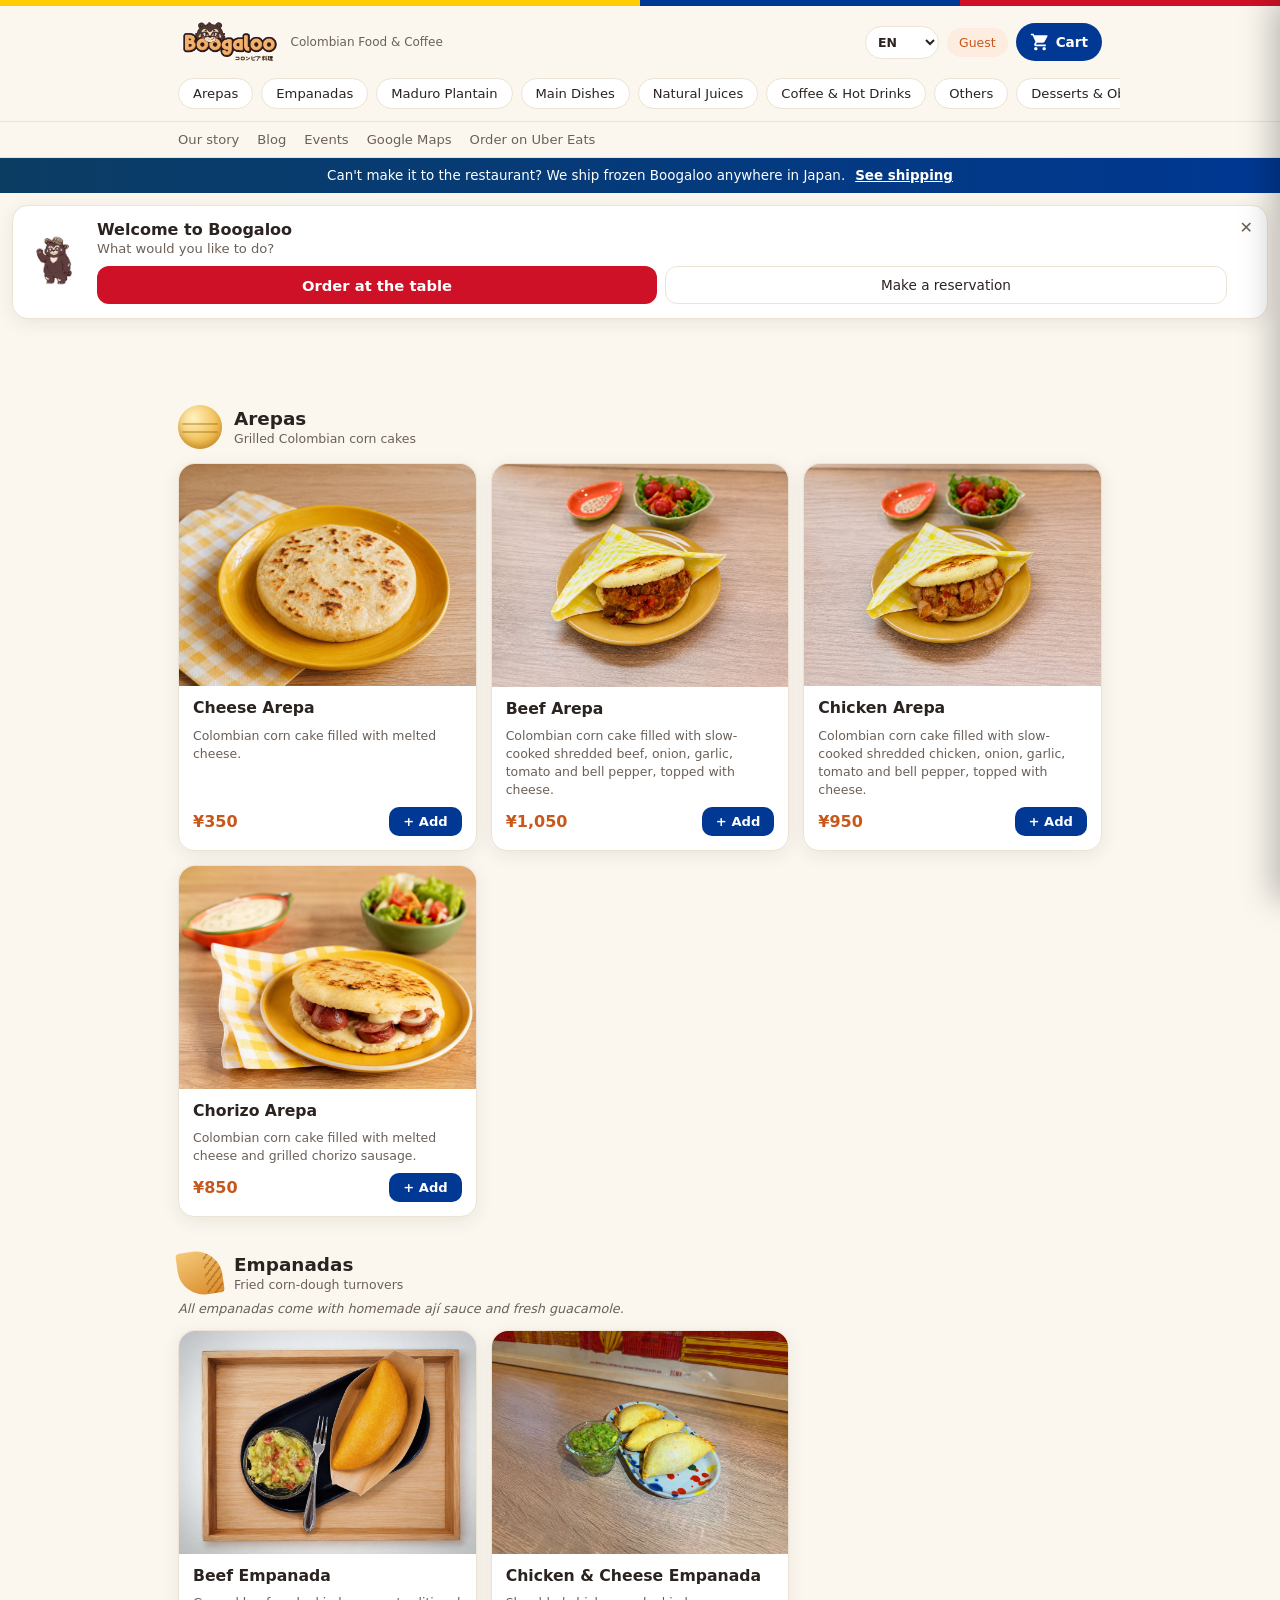
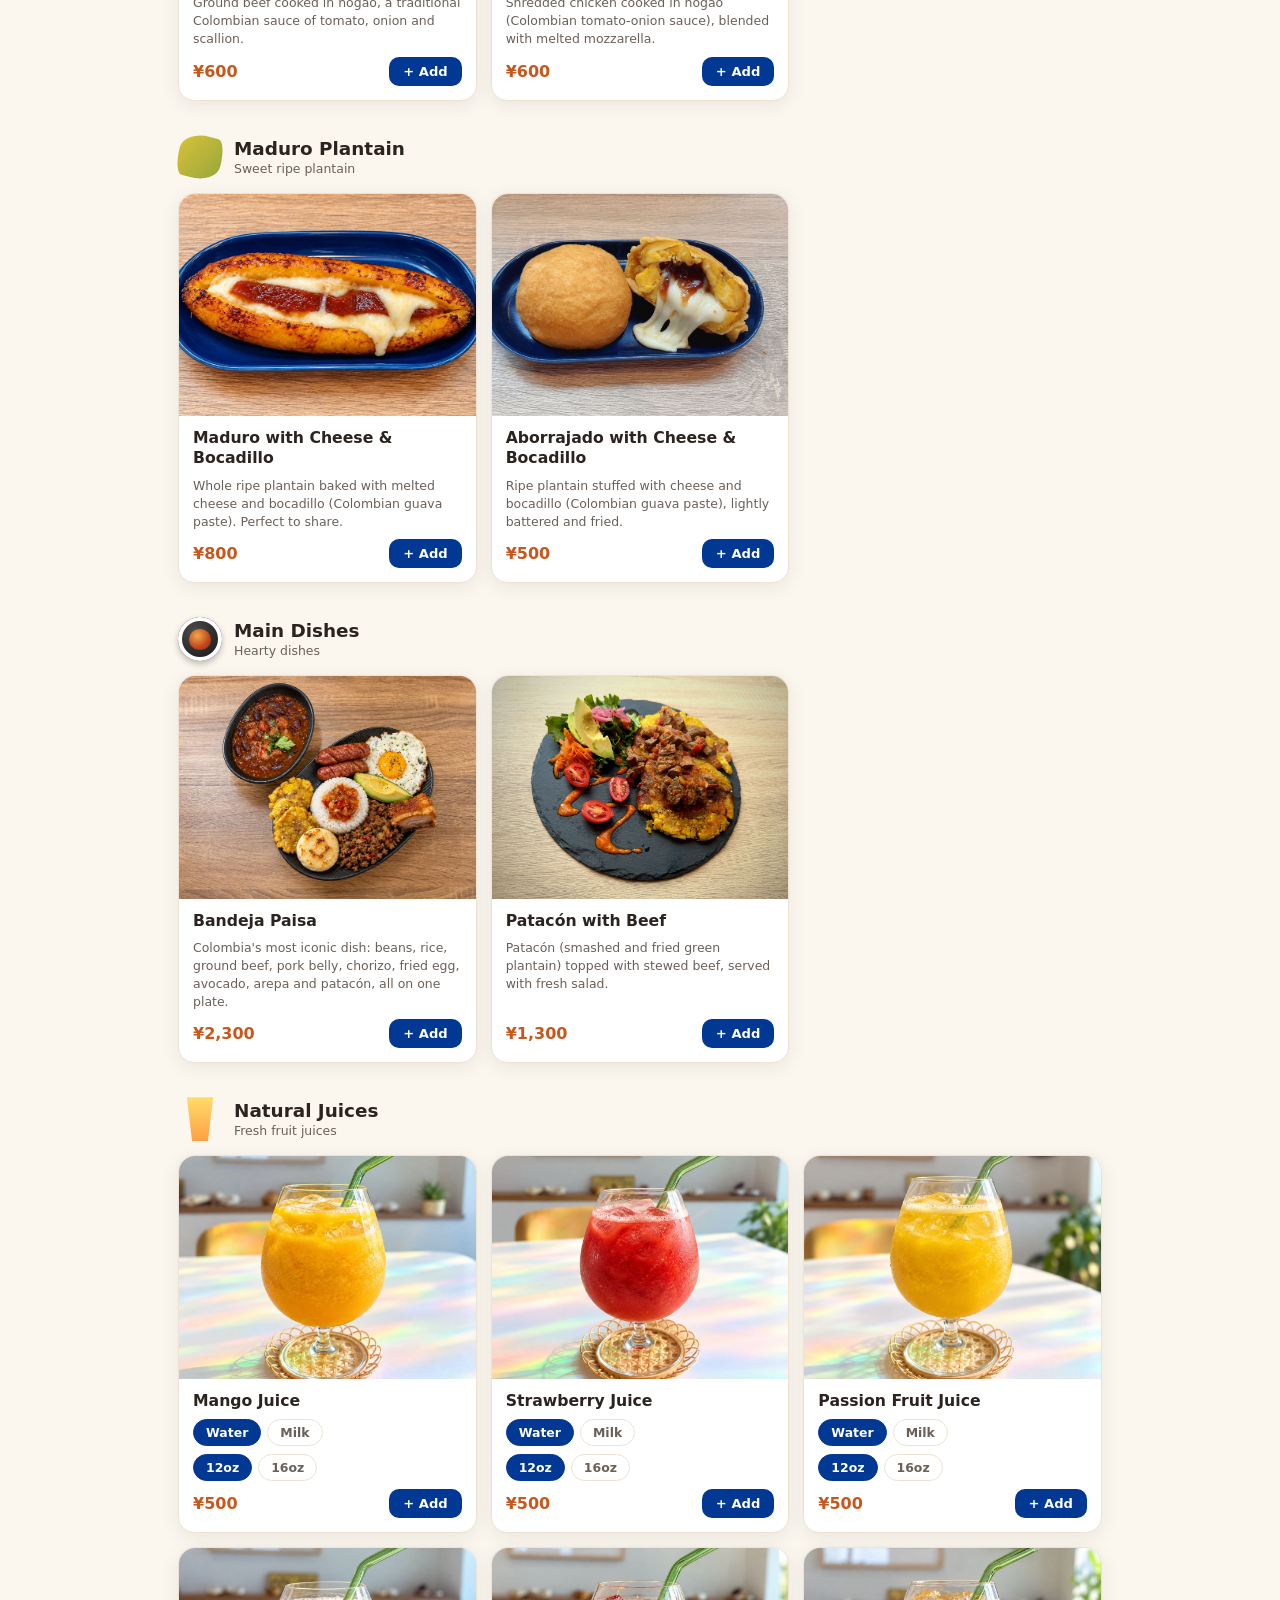
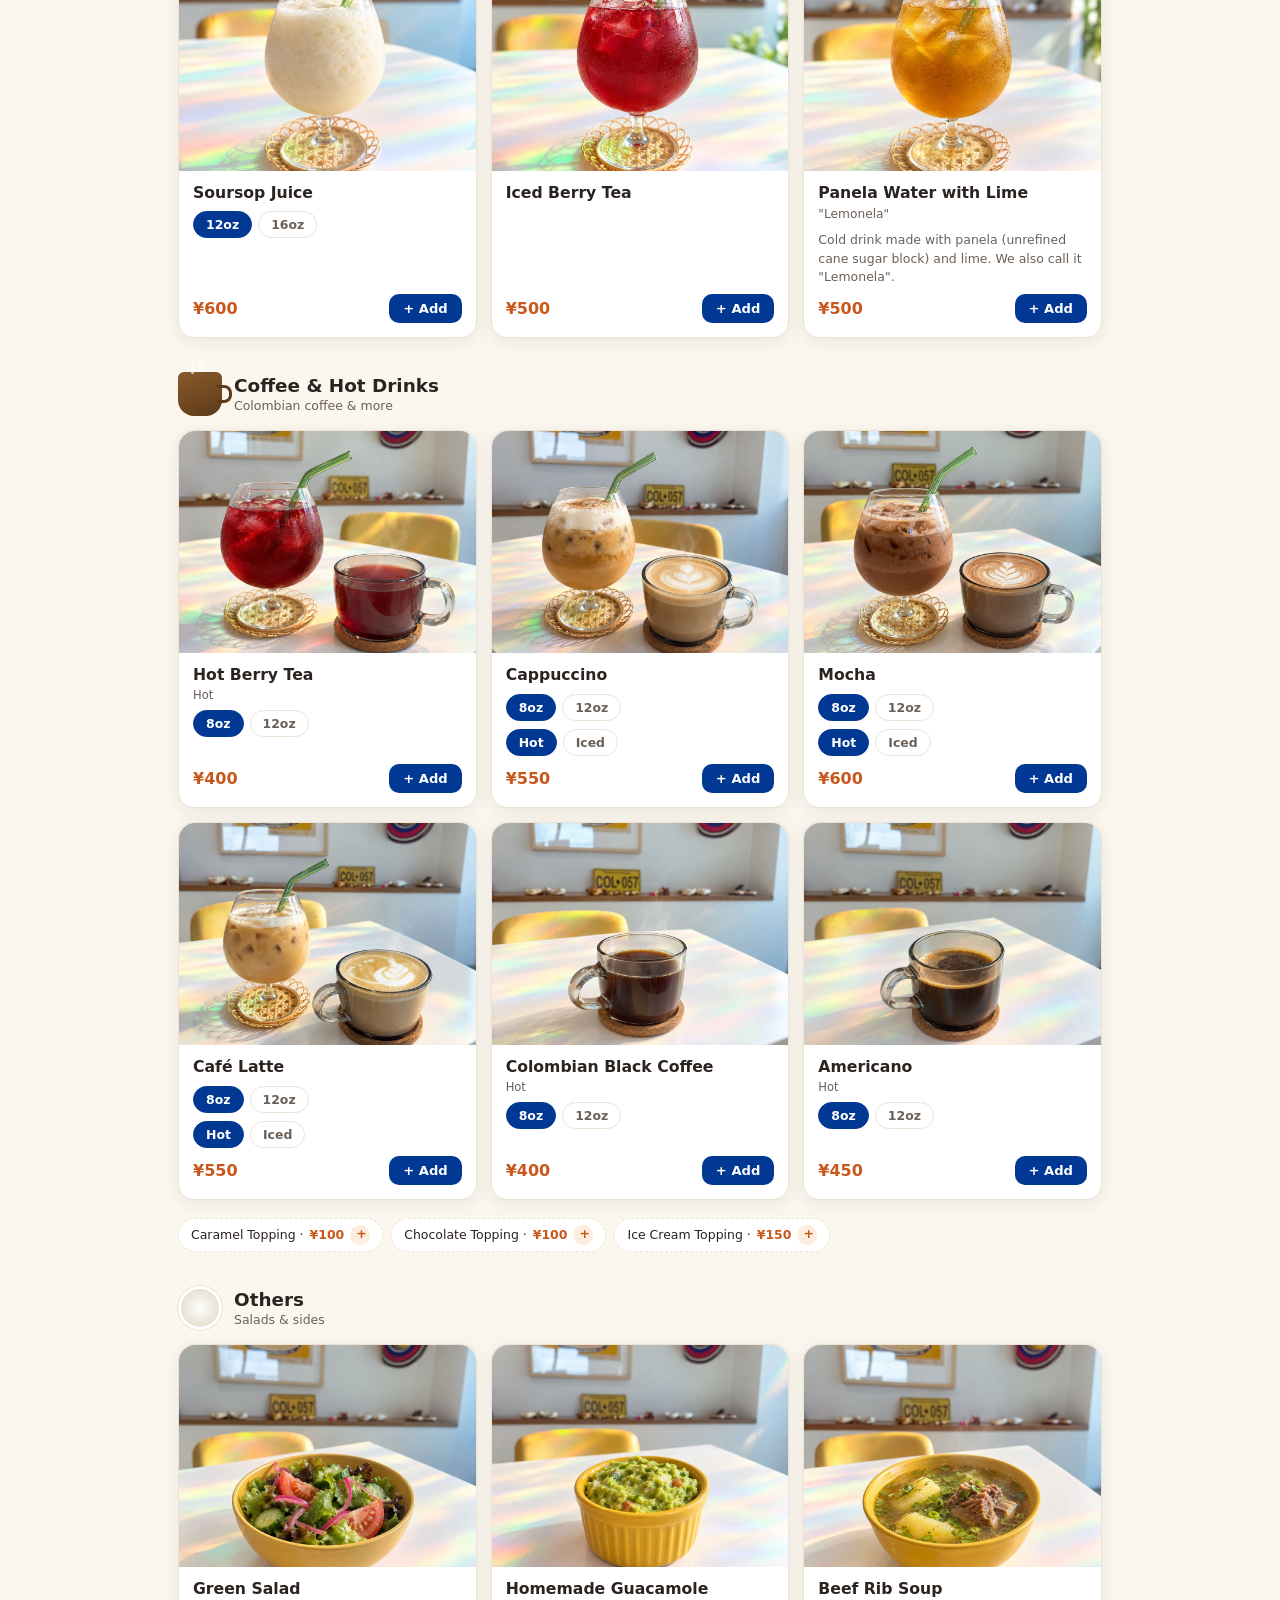
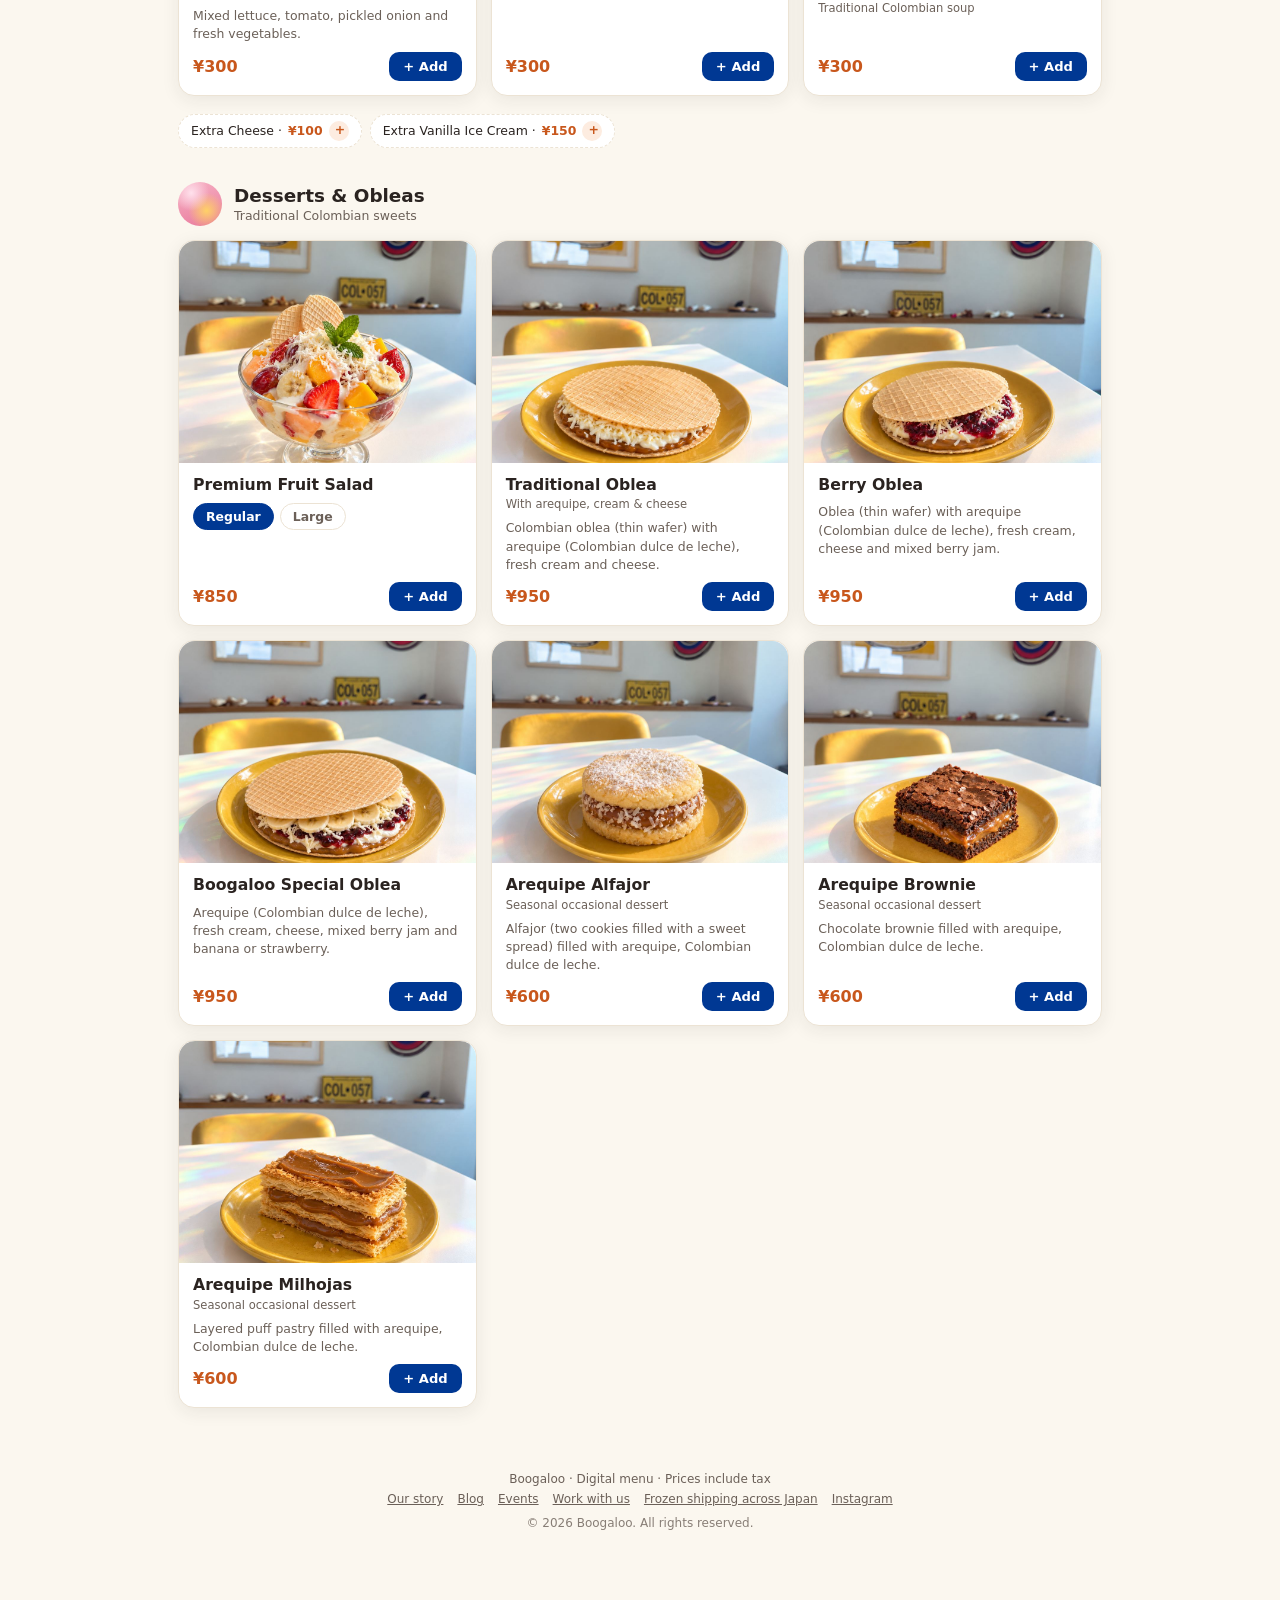
<file: index.html>
<!doctype html>
<html lang="es">
<head>
<meta charset="utf-8" />
<!-- Google Tag Manager -->
<script>(function(w,d,s,l,i){w[l]=w[l]||[];w[l].push({'gtm.start':
new Date().getTime(),event:'gtm.js'});var f=d.getElementsByTagName(s)[0],
j=d.createElement(s),dl=l!='dataLayer'?'&l='+l:'';j.async=true;j.src=
'https://www.googletagmanager.com/gtm.js?id='+i+dl;f.parentNode.insertBefore(j,f);
})(window,document,'script','dataLayer','GTM-TD4LF6K3');</script>
<!-- End Google Tag Manager -->
<meta name="viewport" content="width=device-width, initial-scale=1" />
<title>Boogaloo — Menú</title>
<script src="js/theme.js"></script>
<link rel="icon" href="favicon.ico" sizes="any" />
<link rel="icon" type="image/png" sizes="32x32" href="favicon-32.png" />
<link rel="apple-touch-icon" href="apple-touch-icon.png" />
<link rel="stylesheet" href="css/styles.css" />
</head>
<body>
<!-- Google Tag Manager (noscript) -->
<noscript><iframe src="https://www.googletagmanager.com/ns.html?id=GTM-TD4LF6K3"
height="0" width="0" style="display:none;visibility:hidden"></iframe></noscript>
<!-- End Google Tag Manager (noscript) -->
  <div id="site-header-mount"></div>

  <a class="ship-banner" id="ship-banner" href="envios/index.html">
    <span id="ship-banner-text"></span>
    <span class="ship-banner-cta" id="ship-banner-cta"></span>
  </a>

  <!-- Banner de bienvenida: no bloquea el menú, solo ofrece atajos -->
  <div class="welcome-banner" id="gate-banner">
    <img class="welcome-banner-bear" src="img/oso/oso-saludando.png" alt="" />
    <div class="welcome-banner-body">
      <h2 id="gate-title">Bienvenido a Boogaloo</h2>
      <p class="subt" id="gate-subtitle">¿Qué quieres hacer?</p>
      <div class="welcome-banner-actions">
        <button class="primary-btn" id="gate-dine-in-btn" type="button">Pedir a la mesa</button>
        <button class="ghost-btn" id="gate-reserve-btn" type="button">Hacer una reserva</button>
      </div>
    </div>
    <button class="welcome-banner-close" id="gate-close-btn" type="button" aria-label="Cerrar">✕</button>
  </div>

  <main id="menu-content"></main>

  <div id="site-footer-mount"></div>

  <!-- Barra flotante del carrito (móvil) -->
  <button class="floating-cart-bar" id="floating-cart-bar" type="button">
    <span class="count" id="floating-count">0 items</span>
    <span class="amount" id="floating-amount">¥0</span>
  </button>

  <!-- Drawer del carrito -->
  <div class="overlay" id="cart-overlay"></div>
  <aside class="drawer" id="cart-drawer" aria-label="Carrito de compras">
    <div class="drawer-header">
      <h2 id="cart-drawer-title">Tu pedido</h2>
      <button class="drawer-close" id="close-cart-btn" type="button">✕</button>
    </div>
    <div class="drawer-body" id="cart-body"></div>
    <div class="drawer-footer">
      <div class="total-row">
        <span id="cart-total-label">Total</span>
        <span class="amount" id="cart-total">¥0</span>
      </div>
      <button class="primary-btn" id="checkout-btn" type="button">Continuar pedido</button>
    </div>
  </aside>

  <!-- Modal de cuenta / checkout -->
  <div class="modal-overlay" id="account-modal">
    <div class="modal-box">
      <div id="account-modal-body"></div>
    </div>
  </div>

  <!-- Modal de seguimiento de mis pedidos -->
  <div class="modal-overlay" id="orders-modal">
    <div class="modal-box">
      <div id="orders-modal-body"></div>
    </div>
  </div>

  <script src="js/i18n.js"></script>
  <script src="js/menu-data.js"></script>
  <script src="js/config.js"></script>
  <script src="js/api.js"></script>
  <script src="js/cart.js"></script>
  <script src="js/session.js"></script>
  <script src="js/layout.js"></script>
  <script src="js/track.js"></script>
  <script src="js/app.js"></script>
</body>
</html>
</file>
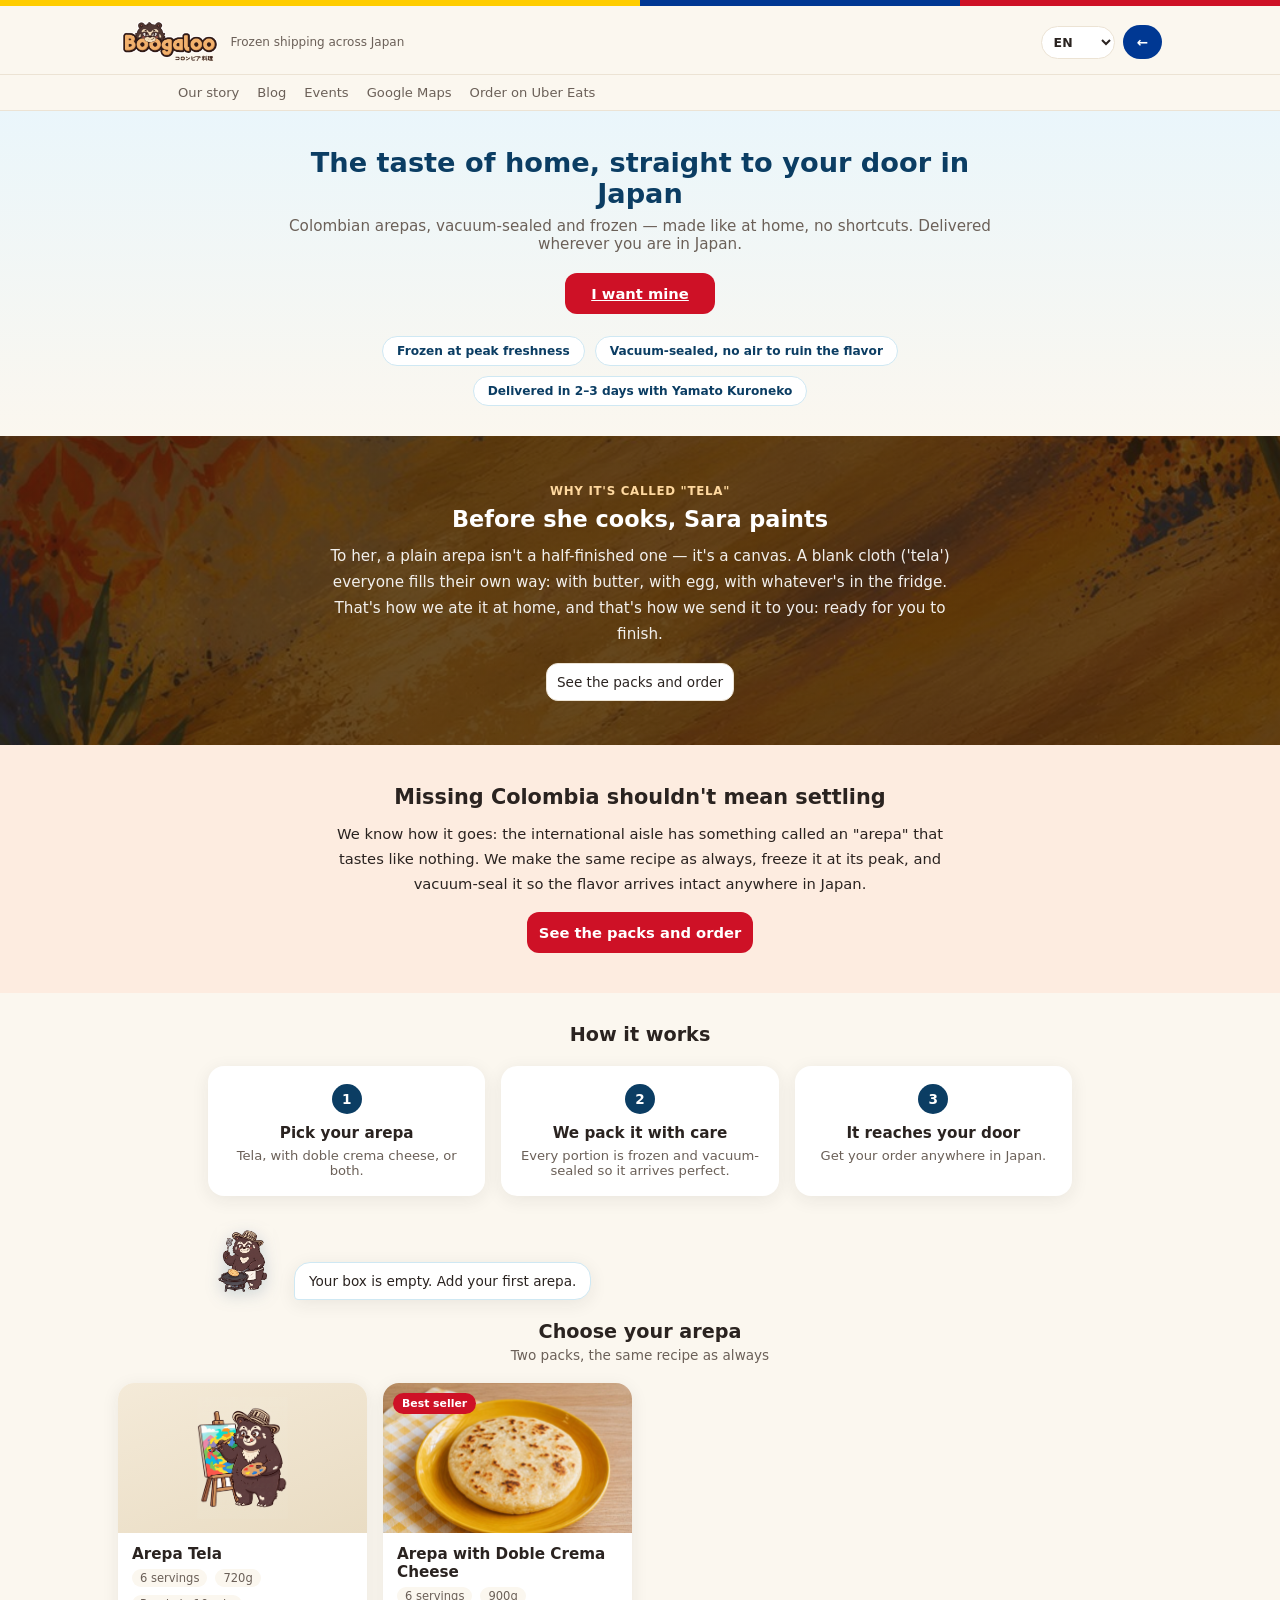
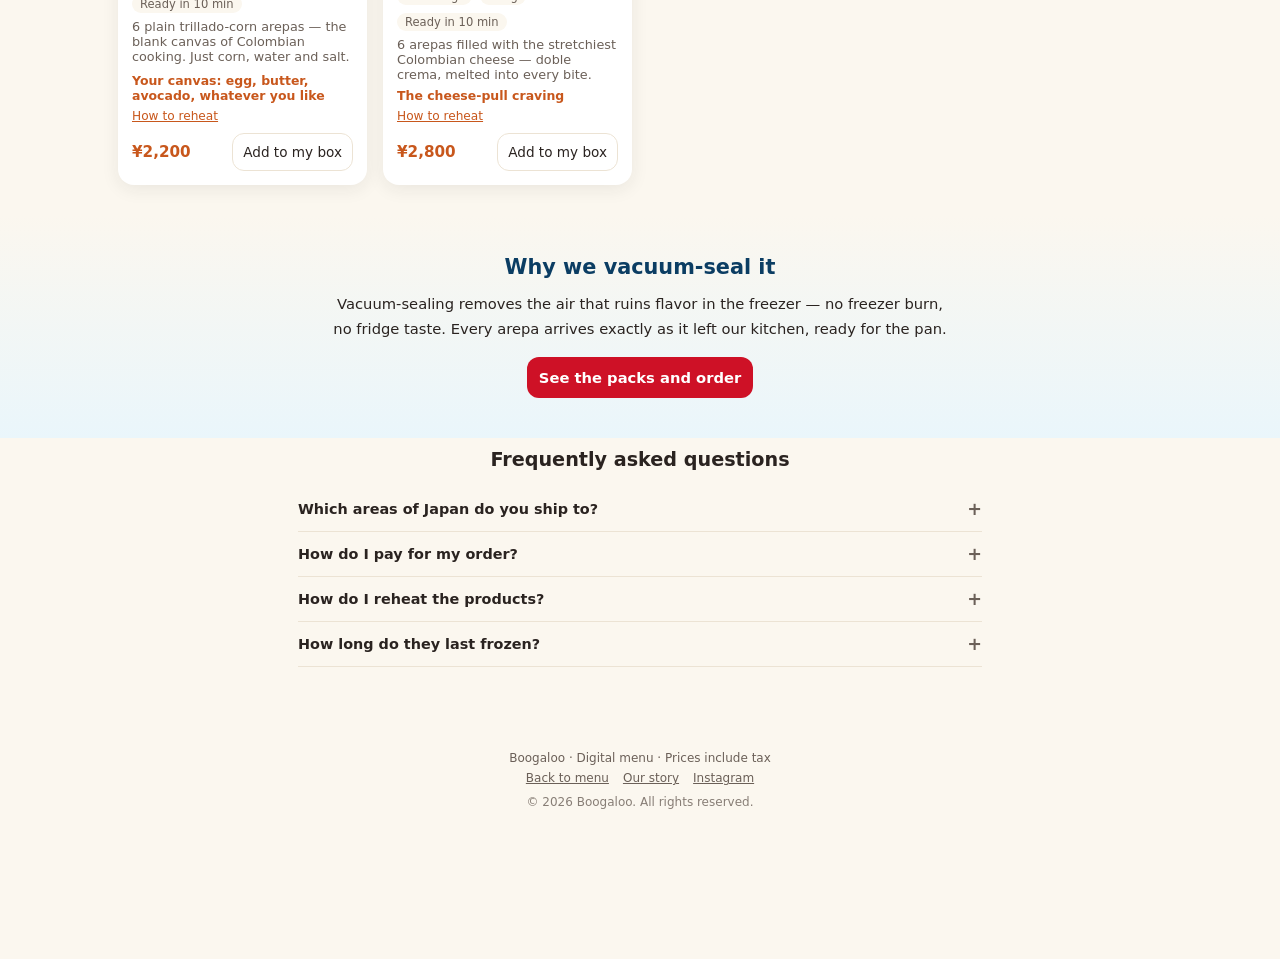
<file: envios/index.html>
<!doctype html>
<html lang="es">
<head>
<meta charset="utf-8" />
<!-- Google Tag Manager -->
<script>(function(w,d,s,l,i){w[l]=w[l]||[];w[l].push({'gtm.start':
new Date().getTime(),event:'gtm.js'});var f=d.getElementsByTagName(s)[0],
j=d.createElement(s),dl=l!='dataLayer'?'&l='+l:'';j.async=true;j.src=
'https://www.googletagmanager.com/gtm.js?id='+i+dl;f.parentNode.insertBefore(j,f);
})(window,document,'script','dataLayer','GTM-TD4LF6K3');</script>
<!-- End Google Tag Manager -->
<meta name="viewport" content="width=device-width, initial-scale=1" />
<title>Boogaloo — Envíos congelados</title>
<script src="../js/theme.js"></script>
<link rel="icon" href="../favicon.ico" sizes="any" />
<link rel="icon" type="image/png" sizes="32x32" href="../favicon-32.png" />
<link rel="apple-touch-icon" href="../apple-touch-icon.png" />
<link rel="stylesheet" href="../css/styles.css" />
<link rel="stylesheet" href="envios.css" />
</head>
<body>
<!-- Google Tag Manager (noscript) -->
<noscript><iframe src="https://www.googletagmanager.com/ns.html?id=GTM-TD4LF6K3"
height="0" width="0" style="display:none;visibility:hidden"></iframe></noscript>
<!-- End Google Tag Manager (noscript) -->
  <div id="fz-header-mount"></div>

  <section class="fz-hero">
    <div class="fz-snow" id="fz-snow"></div>
    <div class="fz-hero-inner">
      <h2 id="fz-hero-title"></h2>
      <p id="fz-hero-subtitle"></p>
      <a class="primary-btn" href="#fz-catalog" id="fz-hero-cta"></a>
      <div class="fz-trust-row">
        <span class="fz-trust-pill" id="fz-trust-fresh"></span>
        <span class="fz-trust-pill" id="fz-trust-box"></span>
        <span class="fz-trust-pill" id="fz-trust-courier"></span>
      </div>
    </div>
  </section>

  <!-- Historia: por qué "Tela" — Sara la pintora -->
  <section class="fz-story">
    <div class="fz-story-inner">
      <div class="fz-story-text">
        <span class="fz-eyebrow" id="fz-story-eyebrow"></span>
        <h3 id="fz-story-title"></h3>
        <p id="fz-story-body"></p>
        <a class="ghost-btn fz-section-cta" href="#fz-catalog" id="fz-story-cta"></a>
      </div>
    </div>
  </section>

  <!-- Dolor / solución -->
  <section class="fz-pain">
    <div class="fz-pain-inner">
      <h3 id="fz-pain-title"></h3>
      <p id="fz-pain-body"></p>
      <a class="primary-btn fz-section-cta" href="#fz-catalog" id="fz-pain-cta"></a>
    </div>
  </section>

  <section class="fz-how">
    <h3 id="fz-how-title"></h3>
    <div class="fz-how-steps">
      <div class="fz-how-step">
        <div class="fz-step-num">1</div>
        <h4 id="fz-how1-title"></h4>
        <p id="fz-how1-text"></p>
      </div>
      <div class="fz-how-step">
        <div class="fz-step-num">2</div>
        <h4 id="fz-how2-title"></h4>
        <p id="fz-how2-text"></p>
      </div>
      <div class="fz-how-step">
        <div class="fz-step-num">3</div>
        <h4 id="fz-how3-title"></h4>
        <p id="fz-how3-text"></p>
      </div>
    </div>
  </section>

  <div class="fz-mascot">
    <img src="../img/oso/oso-cocinando.png" alt="Oso Boogaloo" />
    <div class="fz-mascot-bubble" id="fz-mascot-bubble"></div>
  </div>

  <section class="fz-catalog" id="fz-catalog">
    <h3 id="fz-catalog-title"></h3>
    <p class="subt" id="fz-catalog-subtitle"></p>
    <div class="fz-grid" id="fz-grid"></div>
  </section>

  <!-- Proceso: por qué el sellado al vacío -->
  <section class="fz-process">
    <div class="fz-process-inner">
      <h3 id="fz-process-title"></h3>
      <p id="fz-process-body"></p>
      <a class="primary-btn fz-section-cta" href="#fz-catalog" id="fz-process-cta"></a>
    </div>
  </section>

  <section class="fz-faq">
    <h3 id="fz-faq-title"></h3>
    <div id="fz-faq-list"></div>
  </section>

  <div id="fz-footer-mount"></div>

  <!-- Barra flotante: tu caja -->
  <button class="fz-box-bar" id="fz-box-bar" type="button">
    <div class="fz-box-info">
      <span class="count" id="fz-box-count"></span>
      <span class="amount" id="fz-box-amount"></span>
    </div>
    <span id="fz-box-cta"></span>
  </button>

  <!-- Drawer: tu caja -->
  <div class="fz-drawer-overlay" id="fz-drawer-overlay"></div>
  <aside class="fz-drawer" id="fz-drawer" aria-label="Tu caja">
    <div class="fz-drawer-header">
      <h2 id="fz-drawer-title"></h2>
      <button class="drawer-close" id="fz-drawer-close" type="button">✕</button>
    </div>
    <div class="fz-drawer-body" id="fz-drawer-body"></div>
    <div class="fz-drawer-footer" id="fz-drawer-footer"></div>
  </aside>

  <!-- Modal: checkout (pasos) -->
  <div class="modal-overlay" id="fz-checkout-modal">
    <div class="modal-box">
      <div id="fz-checkout-modal-body"></div>
    </div>
  </div>

  <script src="../js/i18n.js"></script>
  <script src="../js/session.js"></script>
  <script src="../js/layout.js"></script>
  <script src="envios-data.js"></script>
  <script src="../js/config.js"></script>
  <script src="../js/track.js"></script>
  <script src="envios.js"></script>
</body>
</html>
</file>
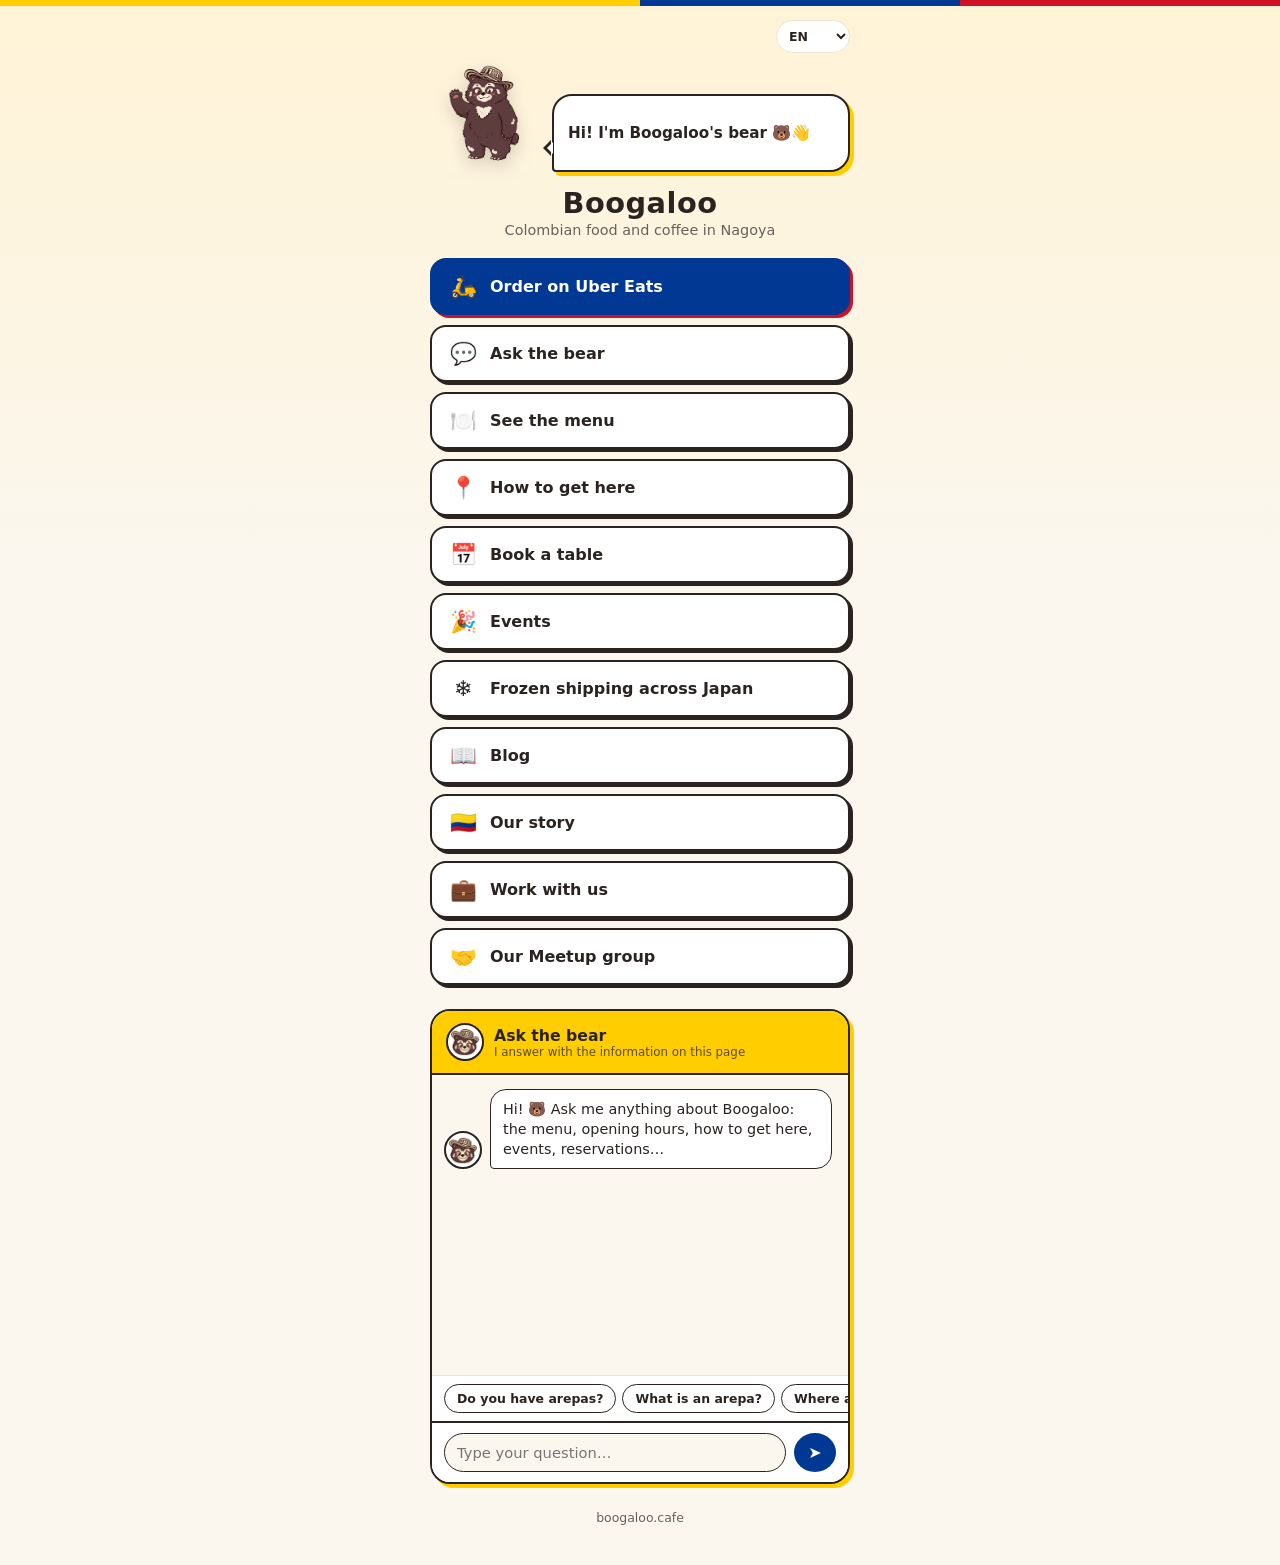
<file: links/index.html>
<!doctype html>
<html lang="es">
<head>
<meta charset="utf-8" />
<!-- Google Tag Manager -->
<script>(function(w,d,s,l,i){w[l]=w[l]||[];w[l].push({'gtm.start':
new Date().getTime(),event:'gtm.js'});var f=d.getElementsByTagName(s)[0],
j=d.createElement(s),dl=l!='dataLayer'?'&l='+l:'';j.async=true;j.src=
'https://www.googletagmanager.com/gtm.js?id='+i+dl;f.parentNode.insertBefore(j,f);
})(window,document,'script','dataLayer','GTM-TD4LF6K3');</script>
<!-- End Google Tag Manager -->
<meta name="viewport" content="width=device-width, initial-scale=1" />
<title>Boogaloo — Enlaces</title>
<meta name="description" content="Todos los enlaces de Boogaloo: Uber Eats, menú, cómo llegar, reservas, eventos y más." />
<meta property="og:type" content="website" />
<meta property="og:site_name" content="Boogaloo" />
<meta property="og:title" content="Boogaloo — Comida y café colombiano en Nagoya" />
<meta property="og:description" content="Pide, reserva, mira los eventos y encuentra cómo llegar." />
<meta property="og:image" content="https://boogaloo.cafe/img/hero.jpg" />
<meta property="og:url" content="https://boogaloo.cafe/links/" />
<script src="../js/theme.js"></script>
<link rel="icon" href="../favicon.ico" sizes="any" />
<link rel="icon" type="image/png" sizes="32x32" href="../favicon-32.png" />
<link rel="apple-touch-icon" href="../apple-touch-icon.png" />
<link rel="stylesheet" href="../css/styles.css" />
</head>
<body class="lk-body">
<!-- Google Tag Manager (noscript) -->
<noscript><iframe src="https://www.googletagmanager.com/ns.html?id=GTM-TD4LF6K3"
height="0" width="0" style="display:none;visibility:hidden"></iframe></noscript>
<!-- End Google Tag Manager (noscript) -->
  <div class="flag-stripe"></div>
  <main class="lk-wrap">
    <div class="lk-top"><span id="lk-lang-slot"></span></div>

    <div class="lk-bear">
      <img class="lk-bear-img" id="lk-bear-img" src="../img/oso/oso-saludando.png" alt="Oso de Boogaloo" />
      <div class="lk-bubble" id="lk-bubble" aria-live="polite"></div>
    </div>

    <h1 class="lk-title">Boogaloo</h1>
    <p class="lk-sub" id="lk-sub"></p>

    <nav class="lk-links" id="lk-links"></nav>

    <section class="bc-chat" id="lk-chat" aria-label="Chat"></section>

    <p class="lk-foot">boogaloo.cafe</p>
  </main>

  <script src="../js/i18n.js"></script>
  <script src="../js/menu-data.js"></script>
  <script src="../js/events-data.js"></script>
  <script src="../js/layout.js"></script>
  <script src="../js/config.js"></script>
  <script src="../js/api.js"></script>
  <script src="../js/track.js"></script>
  <script src="../js/bear-knowledge.js"></script>
  <script src="../js/bear-chat.js"></script>
  <script src="../js/links.js"></script>
</body>
</html>
</file>
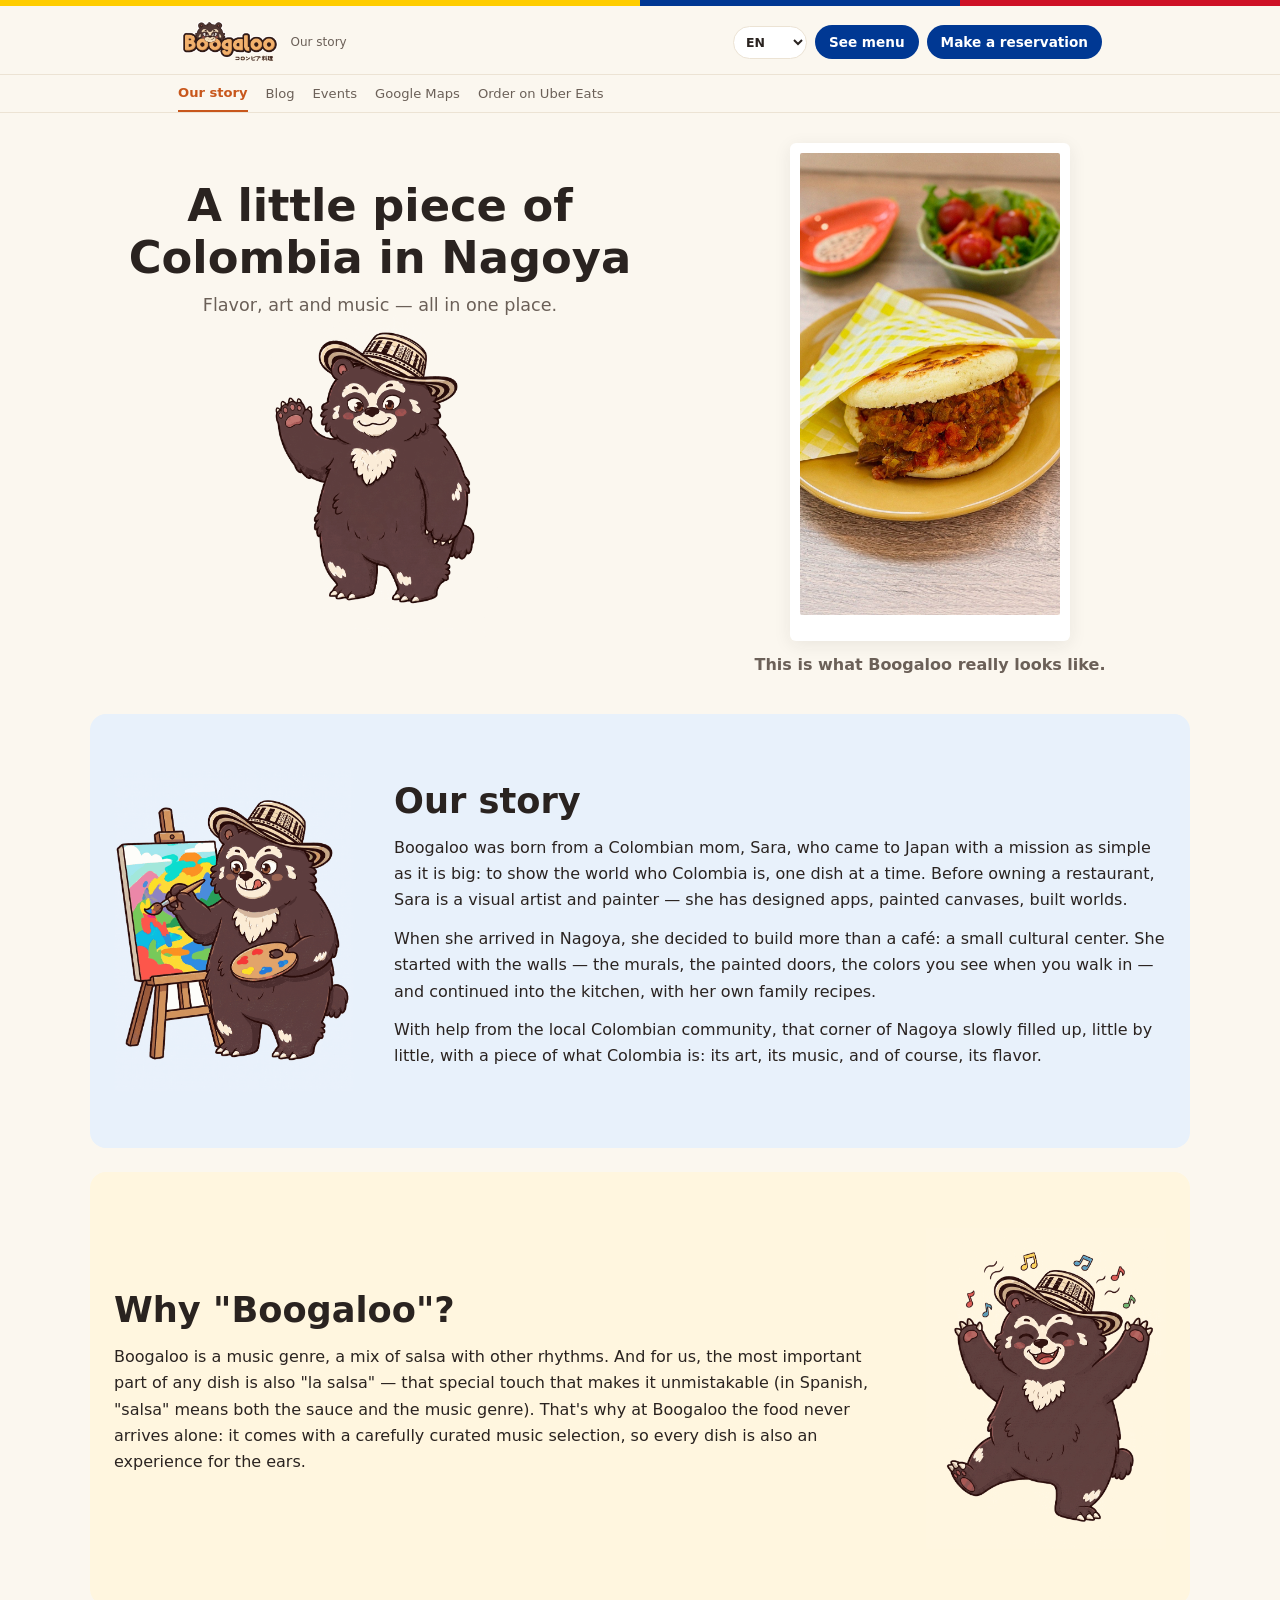
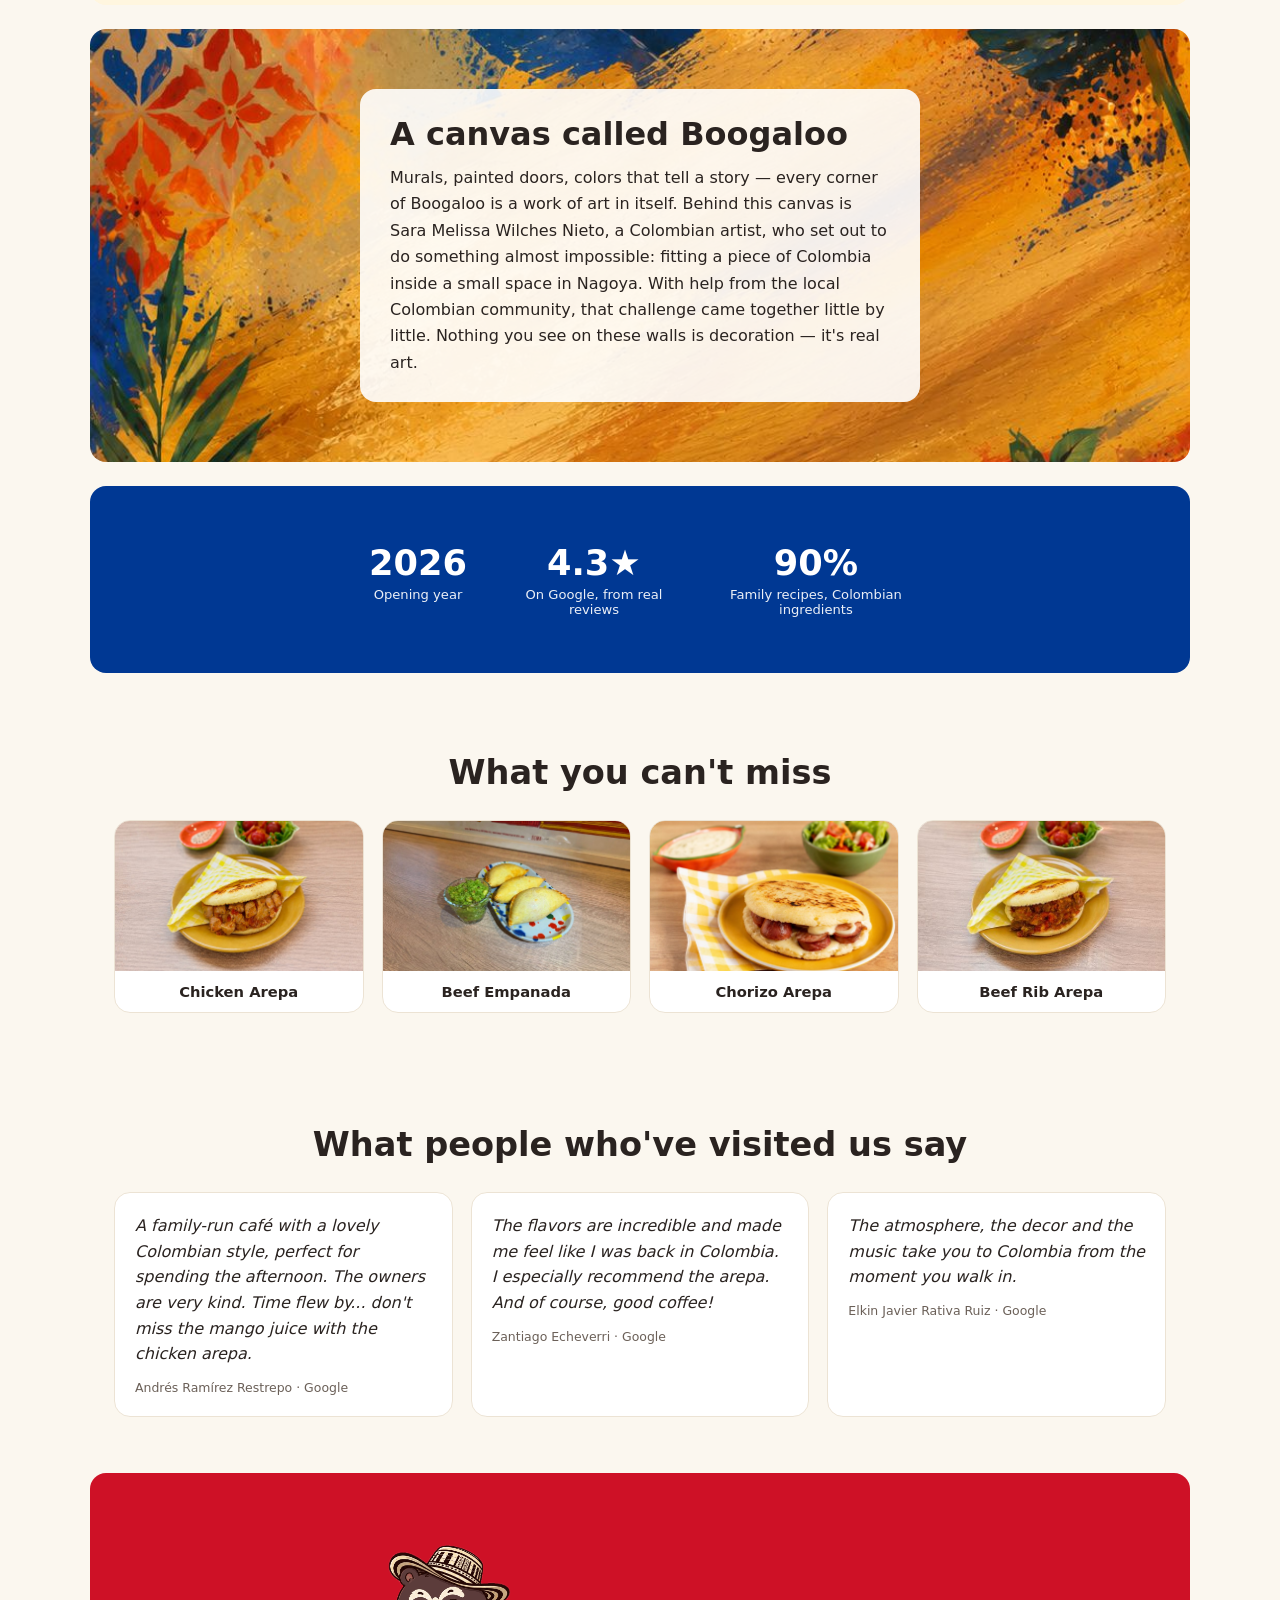
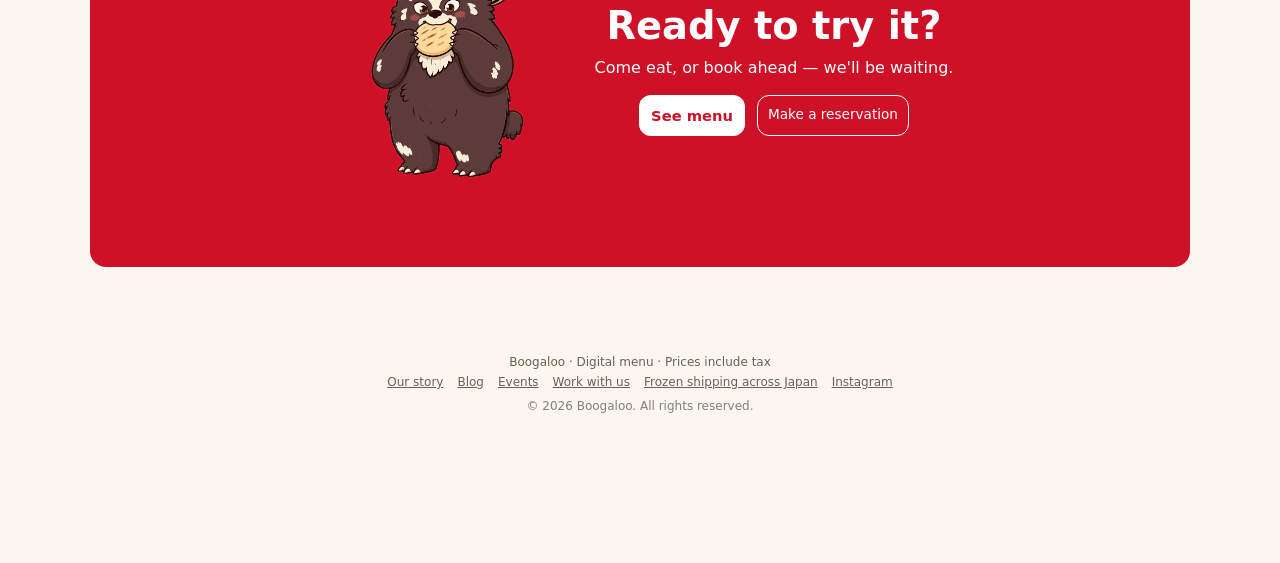
<file: about.html>
<!doctype html>
<html lang="es">
<head>
<meta charset="utf-8" />
<!-- Google Tag Manager -->
<script>(function(w,d,s,l,i){w[l]=w[l]||[];w[l].push({'gtm.start':
new Date().getTime(),event:'gtm.js'});var f=d.getElementsByTagName(s)[0],
j=d.createElement(s),dl=l!='dataLayer'?'&l='+l:'';j.async=true;j.src=
'https://www.googletagmanager.com/gtm.js?id='+i+dl;f.parentNode.insertBefore(j,f);
})(window,document,'script','dataLayer','GTM-TD4LF6K3');</script>
<!-- End Google Tag Manager -->
<meta name="viewport" content="width=device-width, initial-scale=1" />
<title>Boogaloo — Nuestra historia</title>
<script src="js/theme.js"></script>
<link rel="icon" href="favicon.ico" sizes="any" />
<link rel="icon" type="image/png" sizes="32x32" href="favicon-32.png" />
<link rel="apple-touch-icon" href="apple-touch-icon.png" />
<link rel="stylesheet" href="css/styles.css" />
</head>
<body>
<!-- Google Tag Manager (noscript) -->
<noscript><iframe src="https://www.googletagmanager.com/ns.html?id=GTM-TD4LF6K3"
height="0" width="0" style="display:none;visibility:hidden"></iframe></noscript>
<!-- End Google Tag Manager (noscript) -->
  <div id="site-header-mount"></div>

  <main class="ab-wrap">
    <section class="ab-section ab-hero" data-reveal>
      <div class="ab-hero-main">
        <div class="ab-hero-text">
          <h2 id="ab-hero-title"></h2>
          <p class="ab-tagline" id="ab-hero-subtitle"></p>
        </div>
        <img class="ab-bear ab-bear-hero" src="img/oso/oso-saludando.png" alt="Oso Boogaloo saludando" />
      </div>
      <div class="ab-proof">
        <div class="ab-proof-frame">
          <img src="img/platos/proof-costilla.jpg" alt="Arepa de costilla servida en Boogaloo" />
        </div>
        <p class="ab-proof-caption" id="ab-proof-caption"></p>
      </div>
    </section>

    <section class="ab-section ab-block ab-block-blue" data-reveal>
      <img class="ab-bear" src="img/oso/oso-pintando.png" alt="Oso Boogaloo pintando un mural" />
      <div class="ab-block-text">
        <h2 id="ab-historia-title"></h2>
        <p id="ab-historia-p1"></p>
        <p id="ab-historia-p2"></p>
        <p id="ab-historia-p3"></p>
      </div>
    </section>

    <section class="ab-section ab-block ab-block-yellow ab-block-reverse" data-reveal>
      <img class="ab-bear" src="img/oso/oso-bailando.png" alt="Oso Boogaloo bailando" />
      <div class="ab-block-text">
        <h2 id="ab-nombre-title"></h2>
        <p id="ab-nombre-text"></p>
      </div>
    </section>

    <section class="ab-section ab-arte" data-reveal style="background-image:url('img/arte/fondo-tropical.jpg');">
      <div class="ab-arte-text">
        <h2 id="ab-arte-title"></h2>
        <p id="ab-arte-text"></p>
      </div>
    </section>

    <section class="ab-section ab-stats" data-reveal>
      <div class="ab-stat"><b id="ab-stat1-value"></b><span id="ab-stat1-label"></span></div>
      <div class="ab-stat"><b id="ab-stat2-value"></b><span id="ab-stat2-label"></span></div>
      <div class="ab-stat"><b id="ab-stat3-value"></b><span id="ab-stat3-label"></span></div>
    </section>

    <section class="ab-section ab-platos" data-reveal>
      <h2 id="ab-platos-title"></h2>
      <div class="ab-platos-grid">
        <div class="ab-plato-card">
          <img src="img/platos/arepa-pollo.jpg" alt="" />
          <h3 data-sku="arepa-pollo"></h3>
        </div>
        <div class="ab-plato-card">
          <img src="img/platos/empanada.jpg" alt="" />
          <h3 data-sku="empanada-carne"></h3>
        </div>
        <div class="ab-plato-card">
          <img src="img/platos/arepa-chorizo.jpg" alt="" />
          <h3 data-sku="arepa-chorizo"></h3>
        </div>
        <div class="ab-plato-card">
          <img src="img/platos/arepa-costilla.jpg" alt="" />
          <h3 id="ab-plato-costilla"></h3>
        </div>
      </div>
    </section>

    <section class="ab-section ab-resenas" data-reveal>
      <h2 id="ab-resenas-title"></h2>
      <div class="ab-resenas-grid">
        <blockquote class="ab-resena"><p id="ab-resena1"></p><cite id="ab-resena1-autor"></cite></blockquote>
        <blockquote class="ab-resena"><p id="ab-resena2"></p><cite id="ab-resena2-autor"></cite></blockquote>
        <blockquote class="ab-resena"><p id="ab-resena3"></p><cite id="ab-resena3-autor"></cite></blockquote>
      </div>
    </section>

    <section class="ab-section ab-cta" data-reveal>
      <span class="ab-steam-wrap">
        <img class="ab-bear" src="img/oso/oso-arepa.png" alt="Oso Boogaloo invitando a comer" />
        <span class="ab-steam" aria-hidden="true"></span>
        <span class="ab-steam" aria-hidden="true"></span>
        <span class="ab-steam" aria-hidden="true"></span>
      </span>
      <div>
        <h2 id="ab-cta-title"></h2>
        <p id="ab-cta-subtitle"></p>
        <div class="ab-cta-buttons">
          <a class="primary-btn" href="index.html" id="ab-cta-menu-btn" style="text-decoration:none;"></a>
          <a class="ghost-btn" href="reserva.html" id="ab-cta-reserve-btn" style="text-decoration:none;"></a>
        </div>
      </div>
    </section>
  </main>

  <div id="site-footer-mount"></div>

  <script src="js/i18n.js"></script>
  <script src="js/menu-data.js"></script>
  <script src="js/session.js"></script>
  <script src="js/layout.js"></script>
  <script src="js/config.js"></script>
  <script src="js/track.js"></script>
  <script src="js/about.js"></script>
</body>
</html>
</file>
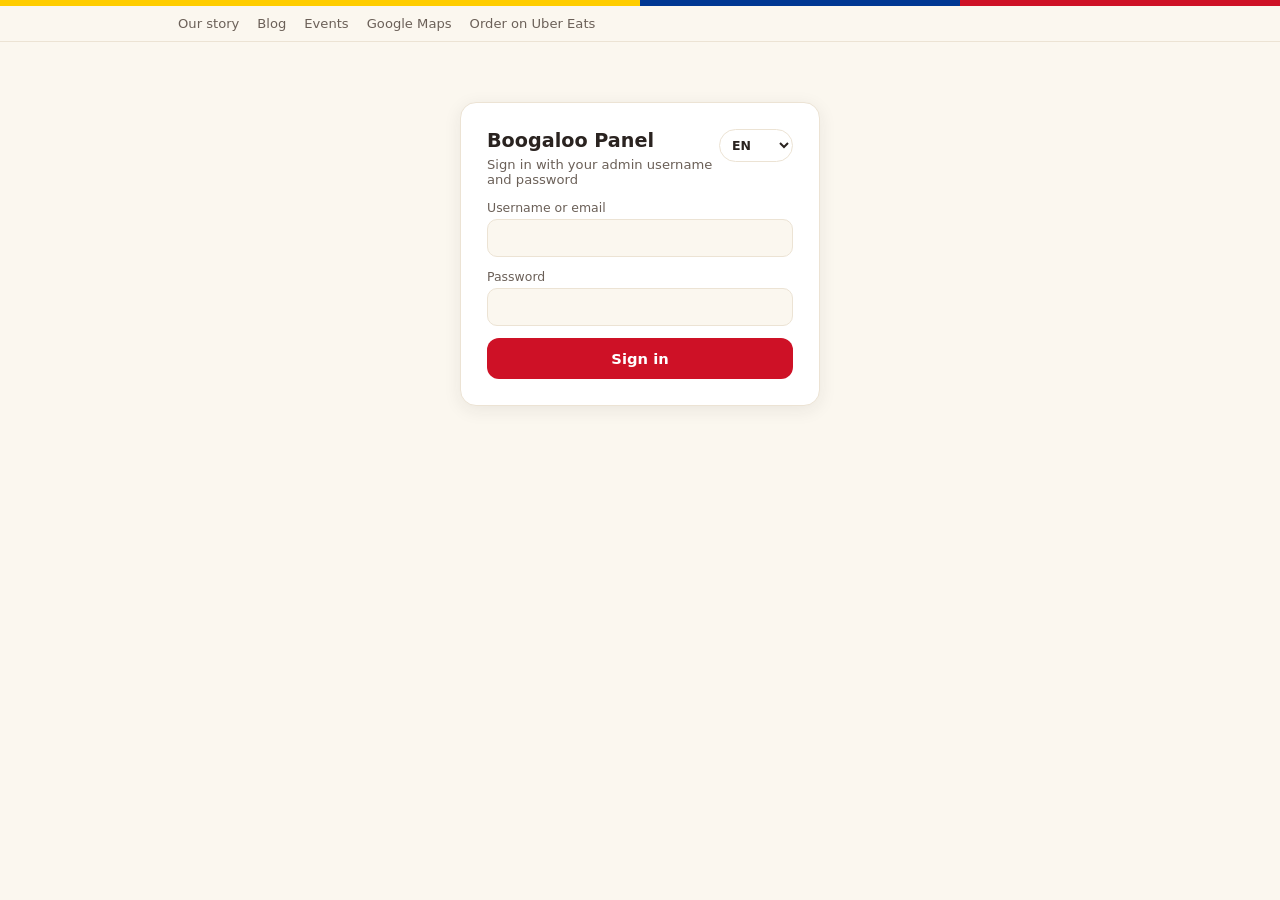
<file: admin.html>
<!doctype html>
<html lang="es">
<head>
<meta charset="utf-8" />
<!-- Google Tag Manager -->
<script>(function(w,d,s,l,i){w[l]=w[l]||[];w[l].push({'gtm.start':
new Date().getTime(),event:'gtm.js'});var f=d.getElementsByTagName(s)[0],
j=d.createElement(s),dl=l!='dataLayer'?'&l='+l:'';j.async=true;j.src=
'https://www.googletagmanager.com/gtm.js?id='+i+dl;f.parentNode.insertBefore(j,f);
})(window,document,'script','dataLayer','GTM-TD4LF6K3');</script>
<!-- End Google Tag Manager -->
<meta name="viewport" content="width=device-width, initial-scale=1" />
<title>Boogaloo — Panel de pedidos</title>
<script src="js/theme.js"></script>
<link rel="icon" href="favicon.ico" sizes="any" />
<link rel="icon" type="image/png" sizes="32x32" href="favicon-32.png" />
<link rel="apple-touch-icon" href="apple-touch-icon.png" />
<link rel="stylesheet" href="css/styles.css" />
</head>
<body>
<!-- Google Tag Manager (noscript) -->
<noscript><iframe src="https://www.googletagmanager.com/ns.html?id=GTM-TD4LF6K3"
height="0" width="0" style="display:none;visibility:hidden"></iframe></noscript>
<!-- End Google Tag Manager (noscript) -->
  <div class="flag-stripe"></div>
  <div id="site-nav-mount"></div>

  <!-- Vista de login -->
  <div class="admin-login-box" id="login-view">
    <span id="admin-lang-slot" style="float:right;"></span>
    <h1 id="admin-panel-title">Panel Boogaloo</h1>
    <p class="subt" id="admin-login-sub">Ingresa con tu usuario y clave de administrador</p>
    <div class="form-error" id="login-error"></div>
    <div class="field"><label id="admin-usuario-label">Usuario</label><input id="login-usuario" type="text" autocomplete="username" /></div>
    <div class="field"><label id="admin-clave-label">Clave</label><input id="login-clave" type="password" autocomplete="current-password" /></div>
    <button class="primary-btn" id="login-btn" type="button" style="width:100%;">Ingresar</button>
  </div>

  <!-- Vista del hub: elegir sección (Pedidos, Turnos...) -->
  <div class="admin-login-box" id="hub-view" style="display:none;">
    <span id="hub-lang-slot" style="float:right;"></span>
    <h1 id="hub-title">Panel Boogaloo</h1>
    <p class="subt" id="hub-subtitle">Elige una sección</p>
    <button class="primary-btn" id="hub-pedidos-btn" type="button" style="width:100%; margin-bottom:10px;">Pedidos</button>
    <button class="primary-btn" id="hub-turnos-btn" type="button" style="width:100%; margin-bottom:10px;">Turnos</button>
    <button class="primary-btn" id="hub-reservas-btn" type="button" style="width:100%; margin-bottom:10px;">Reservas</button>
    <button class="primary-btn" id="hub-menu-btn" type="button" style="width:100%; margin-bottom:10px;">Menú</button>
    <button class="primary-btn" id="hub-eventos-btn" type="button" style="width:100%; margin-bottom:10px;">Eventos</button>
    <button class="primary-btn" id="hub-inventario-btn" type="button" style="width:100%; margin-bottom:10px;">Inventario</button>
    <button class="primary-btn" id="hub-analytics-btn" type="button" style="width:100%; margin-bottom:10px;">Analítica</button>
    <button class="primary-btn" id="hub-ventas-btn" type="button" style="width:100%; margin-bottom:10px;">Ventas</button>
    <button class="primary-btn" id="hub-recibos-btn" type="button" style="width:100%; margin-bottom:10px;">Recibos</button>
    <button class="primary-btn" id="hub-higiene-btn" type="button" style="width:100%; margin-bottom:10px;">Control sanitario</button>
    <span class="who" id="hub-who-label" style="display:block; margin-top:14px;"></span>
    <button class="link-btn" id="hub-logout-btn" type="button">Cerrar sesión</button>
  </div>

  <!-- Vista del panel -->
  <div class="admin-shell" id="panel-view" style="display:none;">
    <div class="admin-sticky-top">
      <div class="admin-topbar">
        <h1 id="admin-orders-title">Pedidos</h1>
        <div>
          <span id="panel-lang-slot"></span>
          <button class="link-btn" id="back-to-hub-btn" type="button">← Volver</button>
          <span class="who" id="who-label"></span>
          <button class="link-btn" id="logout-btn" type="button">Cerrar sesión</button>
        </div>
      </div>

      <div class="filter-row" id="filter-row">
        <button data-filter="activos" class="active" type="button">En curso</button>
        <button data-filter="cobrados" type="button">Cobrados</button>
        <button data-filter="todos" type="button">Todos</button>
        <button id="new-order-btn" type="button" style="margin-left:auto;"></button>
        <button id="refresh-btn" type="button">↻ Actualizar</button>
      </div>
    </div>

    <div id="orders-list"></div>
  </div>

  <!-- Modal: crear pedido manual para un cliente (no se mezcla con otros pedidos) -->
  <div class="modal-overlay" id="new-order-modal">
    <div class="modal-box">
      <div id="new-order-modal-body"></div>
    </div>
  </div>

  <!-- Vista de gestión del menú: marcar productos agotados -->
  <div class="admin-shell" id="menu-view" style="display:none;">
    <div class="admin-sticky-top">
      <div class="admin-topbar">
        <h1 id="admin-menu-title">Menú</h1>
        <div>
          <span id="menu-lang-slot"></span>
          <button class="link-btn" id="menu-back-to-hub-btn" type="button">← Volver</button>
          <span class="who" id="menu-who-label"></span>
          <button class="link-btn" id="menu-logout-btn" type="button">Cerrar sesión</button>
        </div>
      </div>
    </div>
    <div class="tn-panel" id="site-config" style="display:none; margin-top:14px;">
      <label style="display:flex; align-items:center; gap:8px;">
        <input type="checkbox" id="cfg-ship-banner" /> <span id="cfg-ship-banner-label"></span>
      </label>
      <p class="subt" id="cfg-saved" style="margin:6px 0 0;"></p>
    </div>
    <div id="menu-admin-list"></div>
  </div>

  <!-- Vista de inventario: insumos y stock -->
  <div class="admin-shell" id="inventario-view" style="display:none;">
    <div class="admin-sticky-top">
      <div class="admin-topbar">
        <h1 id="admin-inventario-title">Inventario</h1>
        <div>
          <span id="inventario-lang-slot"></span>
          <button class="link-btn" id="inventario-back-to-hub-btn" type="button">← Volver</button>
          <span class="who" id="inventario-who-label"></span>
          <button class="link-btn" id="inventario-logout-btn" type="button">Cerrar sesión</button>
        </div>
      </div>
      <div class="order-add-item" data-order-add>
        <input type="text" id="insumo-nombre" class="order-add-select" />
        <input type="text" id="insumo-unidad" class="order-add-qty" style="width:90px;" />
        <button class="ghost-btn" id="insumo-add-btn" type="button"></button>
      </div>
    </div>
    <div id="insumos-list"></div>
  </div>

  <!-- Modal: receta de un producto (qué insumos y cuánto consume) -->
  <div class="modal-overlay" id="receta-modal">
    <div class="modal-box">
      <div id="receta-modal-body"></div>
    </div>
  </div>

  <!-- Vista de inscripciones a eventos -->
  <div class="admin-shell" id="inscripciones-view" style="display:none;">
    <div class="admin-sticky-top">
      <div class="admin-topbar">
        <h1 id="admin-inscripciones-title">Eventos</h1>
        <div>
          <span id="inscripciones-lang-slot"></span>
          <button class="link-btn" id="inscripciones-back-to-hub-btn" type="button">← Volver</button>
          <span class="who" id="inscripciones-who-label"></span>
          <button class="link-btn" id="inscripciones-logout-btn" type="button">Cerrar sesión</button>
        </div>
      </div>
    </div>
    <div id="inscripciones-list"></div>
  </div>

  <!-- Vista de reservas -->
  <div class="admin-shell" id="reservas-view" style="display:none;">
    <div class="admin-sticky-top">
      <div class="admin-topbar">
        <h1 id="admin-reservas-title">Reservas</h1>
        <div>
          <span id="reservas-lang-slot"></span>
          <button class="link-btn" id="reservas-back-to-hub-btn" type="button">← Volver</button>
          <span class="who" id="reservas-who-label"></span>
          <button class="link-btn" id="reservas-logout-btn" type="button">Cerrar sesión</button>
        </div>
      </div>

      <div class="filter-row" id="reservas-filter-row">
        <button data-rfilter="pendientes" class="active" type="button">Pendientes</button>
        <button data-rfilter="revision" type="button">Fuera de horario</button>
        <button data-rfilter="confirmadas" type="button">Confirmadas</button>
        <button data-rfilter="todas" type="button">Todas</button>
        <button id="reservas-refresh-btn" type="button" style="margin-left:auto;">↻ Actualizar</button>
      </div>
    </div>

    <details class="tn-panel" id="horario-panel" style="margin-top:14px;">
      <summary id="horario-title">Horario del negocio</summary>
      <div id="horario-body" style="margin-top:10px;"></div>
    </details>

    <div id="reservas-list"></div>
  </div>

  <!-- Vista de Recibos emitidos y su seguimiento (enviado / visto / descargado) -->
  <div class="admin-shell" id="recibos-view" style="display:none;">
    <div class="admin-sticky-top">
      <div class="admin-topbar">
        <h1><span id="rcl-title">Recibos</span></h1>
        <div>
          <span id="rcl-lang-slot"></span>
          <button class="link-btn" id="rcl-back-btn" type="button">← Volver</button>
          <span class="who" id="rcl-who-label"></span>
          <button class="link-btn" id="rcl-logout-btn" type="button">Cerrar sesión</button>
        </div>
      </div>
    </div>
    <p class="subt" id="rcl-status"></p>
    <div class="filter-row" id="rcl-filters"></div>
    <button class="ghost-btn" id="rcl-refresh-btn" type="button" style="margin:10px 0 14px;"></button>
    <div id="rcl-list"></div>
  </div>

  <!-- Vista de Ventas y Buyer persona (solo admin) -->
  <div class="admin-shell" id="ventas-view" style="display:none;">
    <div class="admin-sticky-top">
      <div class="admin-topbar">
        <h1><span id="vt-title">Ventas</span></h1>
        <div>
          <span id="vt-lang-slot"></span>
          <button class="link-btn" id="vt-back-btn" type="button">← Volver</button>
          <span class="who" id="vt-who-label"></span>
          <button class="link-btn" id="vt-logout-btn" type="button">Cerrar sesión</button>
        </div>
      </div>
    </div>
    <p class="subt" id="vt-status"></p>
    <button class="ghost-btn" id="vt-refresh-btn" type="button" style="margin-bottom:18px;"></button>
    <div id="vt-content"></div>
  </div>

  <!-- Vista de Analítica — datos reales de la hoja Visitas (ver js/track.js) -->
  <div class="admin-shell" id="analytics-view" style="display:none;">
    <div class="admin-sticky-top">
      <div class="admin-topbar">
        <h1><span id="analytics-title">Analítica</span></h1>
        <div>
          <span id="analytics-lang-slot"></span>
          <button class="link-btn" id="analytics-back-to-hub-btn" type="button">← Volver</button>
          <span class="who" id="analytics-who-label"></span>
          <button class="link-btn" id="analytics-logout-btn" type="button">Cerrar sesión</button>
        </div>
      </div>
    </div>

    <p class="subt" id="an-status"></p>
    <button class="ghost-btn" id="analytics-regenerate-btn" type="button" style="margin-bottom:18px;"></button>

    <div class="tn-stats" id="an-kpis"></div>

    <div class="an-grid">
      <div class="an-card an-card-wide">
        <h3 id="an-trend-title"></h3>
        <div id="an-trend-chart"></div>
      </div>
      <div class="an-card">
        <h3 id="an-bypage-title"></h3>
        <div id="an-bypage-chart"></div>
      </div>
      <div class="an-card">
        <h3 id="an-device-title"></h3>
        <div id="an-device-chart"></div>
      </div>
      <div class="an-card">
        <h3 id="an-funnel-title"></h3>
        <div id="an-funnel-chart"></div>
      </div>
      <div class="an-card an-card-wide">
        <h3 id="an-hours-title"></h3>
        <div id="an-hours-chart"></div>
      </div>
      <div class="an-card">
        <h3 id="an-sources-title"></h3>
        <div id="an-sources-chart"></div>
      </div>
      <div class="an-card">
        <h3 id="an-languages-title"></h3>
        <div id="an-languages-chart"></div>
      </div>
    </div>

    <div class="an-card">
      <h3 id="an-recommendations-title"></h3>
      <div id="an-recommendations"></div>
    </div>

    <div class="an-card">
      <h3 id="an-visitors-title"></h3>
      <div style="overflow-x:auto;">
        <table class="an-table" id="an-visitors-table"></table>
      </div>
    </div>
  </div>

  <!-- Vista de control sanitario (registro real en la hoja Higiene del spreadsheet) -->
  <div class="admin-shell" id="hygiene-view" style="display:none;">
    <div class="admin-sticky-top">
      <div class="admin-topbar">
        <h1 id="hygiene-title">Control sanitario</h1>
        <div>
          <span id="hygiene-lang-slot"></span>
          <button class="link-btn" id="hygiene-back-to-hub-btn" type="button">← Volver</button>
          <span class="who" id="hygiene-who-label"></span>
          <button class="link-btn" id="hygiene-logout-btn" type="button">Cerrar sesión</button>
        </div>
      </div>
    </div>

    <p class="hy-banner" id="hygiene-demo-banner"></p>

    <div class="tn-month-nav">
      <button class="ghost-btn" id="hy-prev" type="button">‹</button>
      <h2 id="hy-month-label"></h2>
      <button class="ghost-btn" id="hy-next" type="button">›</button>
    </div>

    <table class="tn-table hy-table" id="hy-table">
      <thead>
        <tr id="hy-table-head"></tr>
      </thead>
      <tbody id="hy-table-body"></tbody>
    </table>

    <div class="tn-list hy-list" id="hy-list"></div>

    <div class="tn-legend" id="hy-legend"></div>
  </div>

  <!-- Modal: detalle/edición del registro de un día -->
  <div class="modal-overlay" id="hy-modal">
    <div class="modal-box">
      <div id="hy-modal-body"></div>
    </div>
  </div>

  <!-- Modal: recibo / factura de un pedido -->
  <div class="modal-overlay" id="rc-modal">
    <div class="modal-box">
      <div id="rc-modal-body"></div>
    </div>
  </div>

  <script src="js/i18n.js"></script>
  <script src="js/menu-data.js"></script>
  <script src="js/hygiene-data.js"></script>
  <script src="js/config.js"></script>
  <script src="js/api.js"></script>
  <script src="js/session.js"></script>
  <script src="js/layout.js"></script>
  <script src="js/analytics-data.js"></script>
  <script src="js/ventas.js"></script>
  <script src="js/recibos.js"></script>
  <script src="js/admin.js"></script>
</body>
</html>
</file>
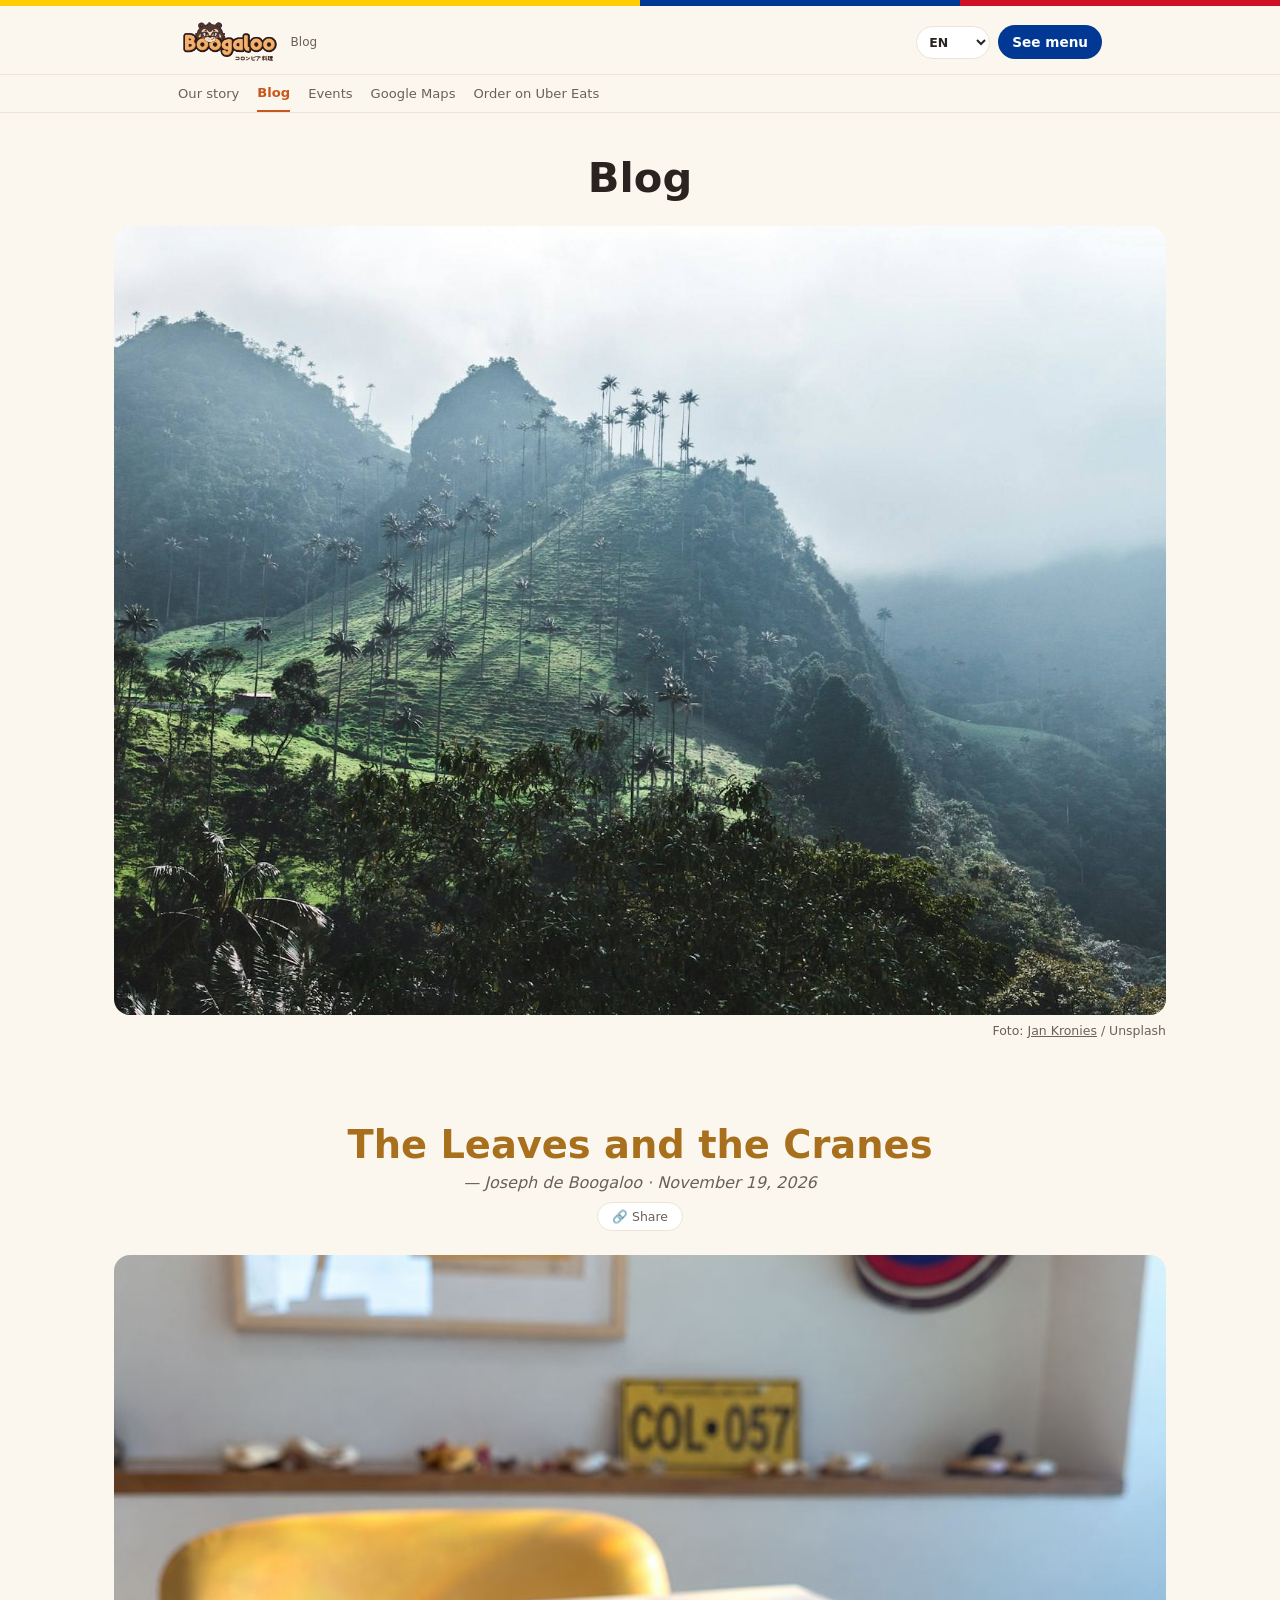
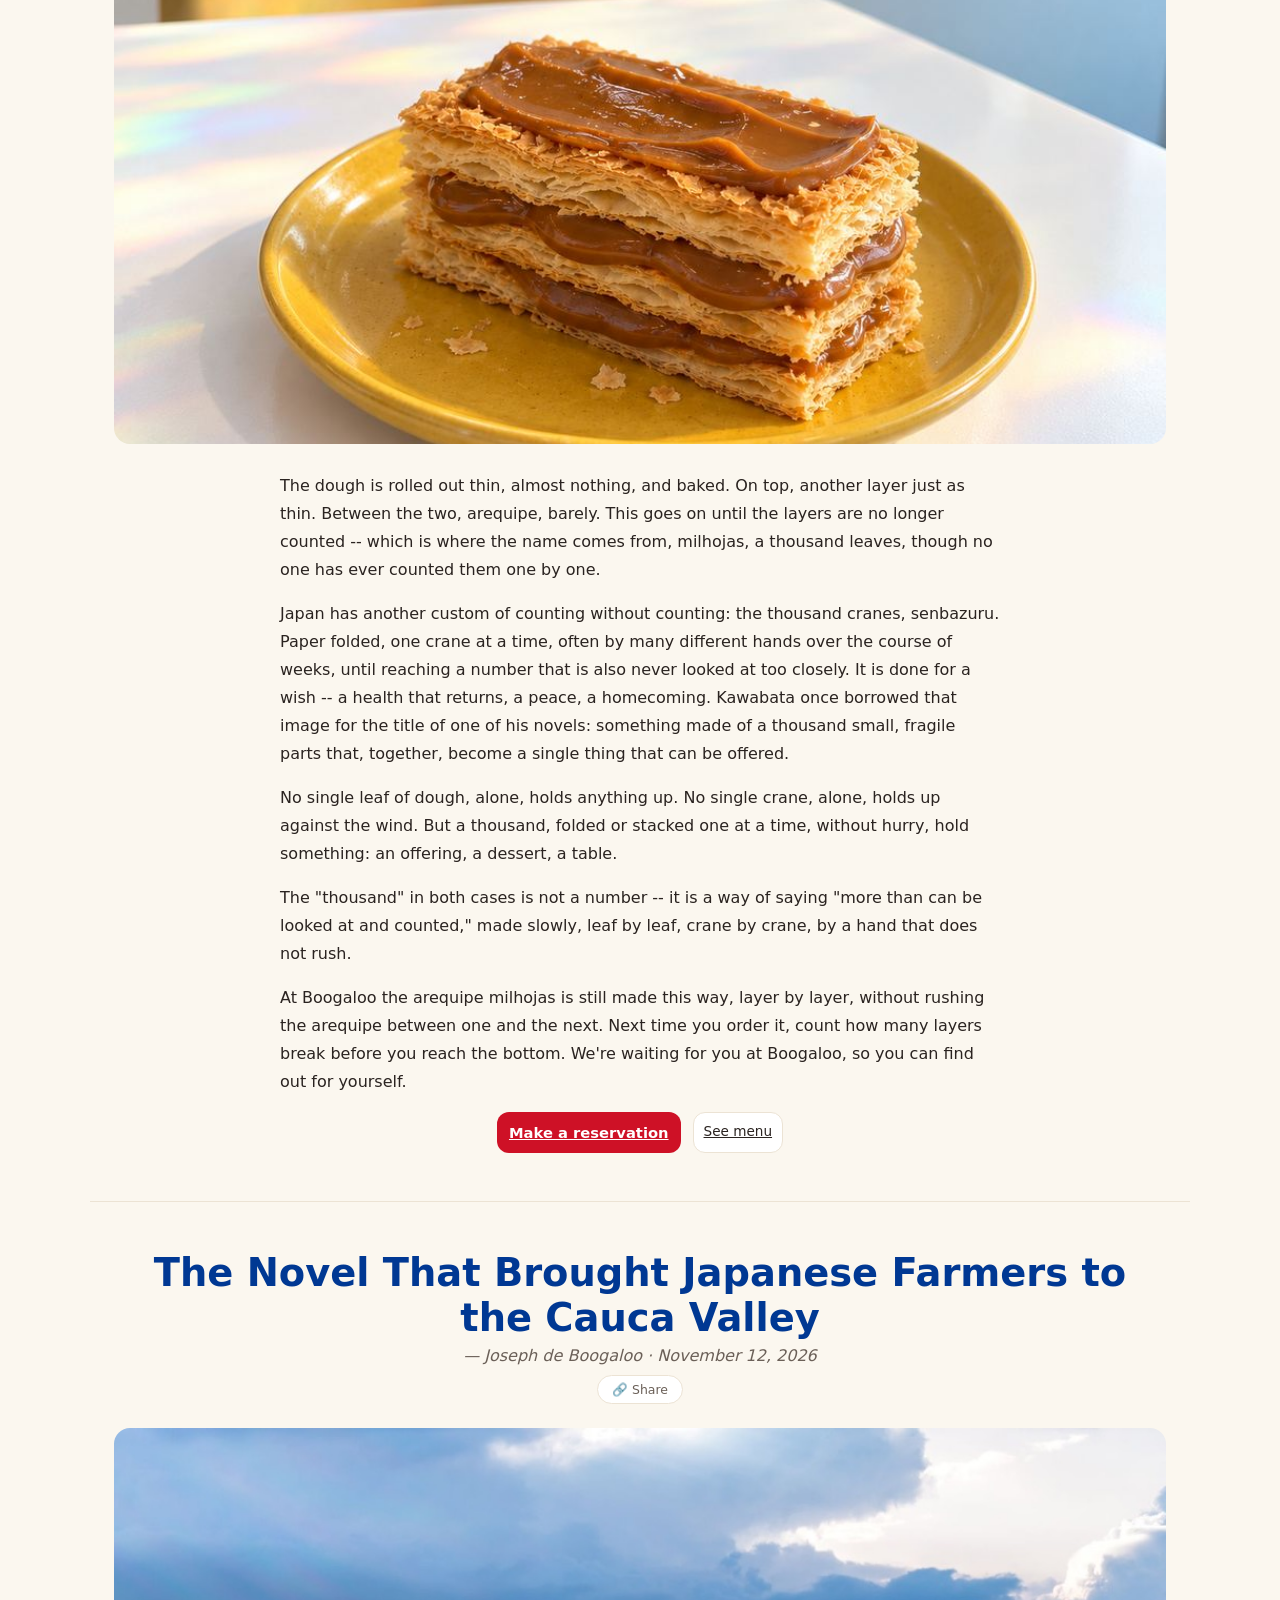
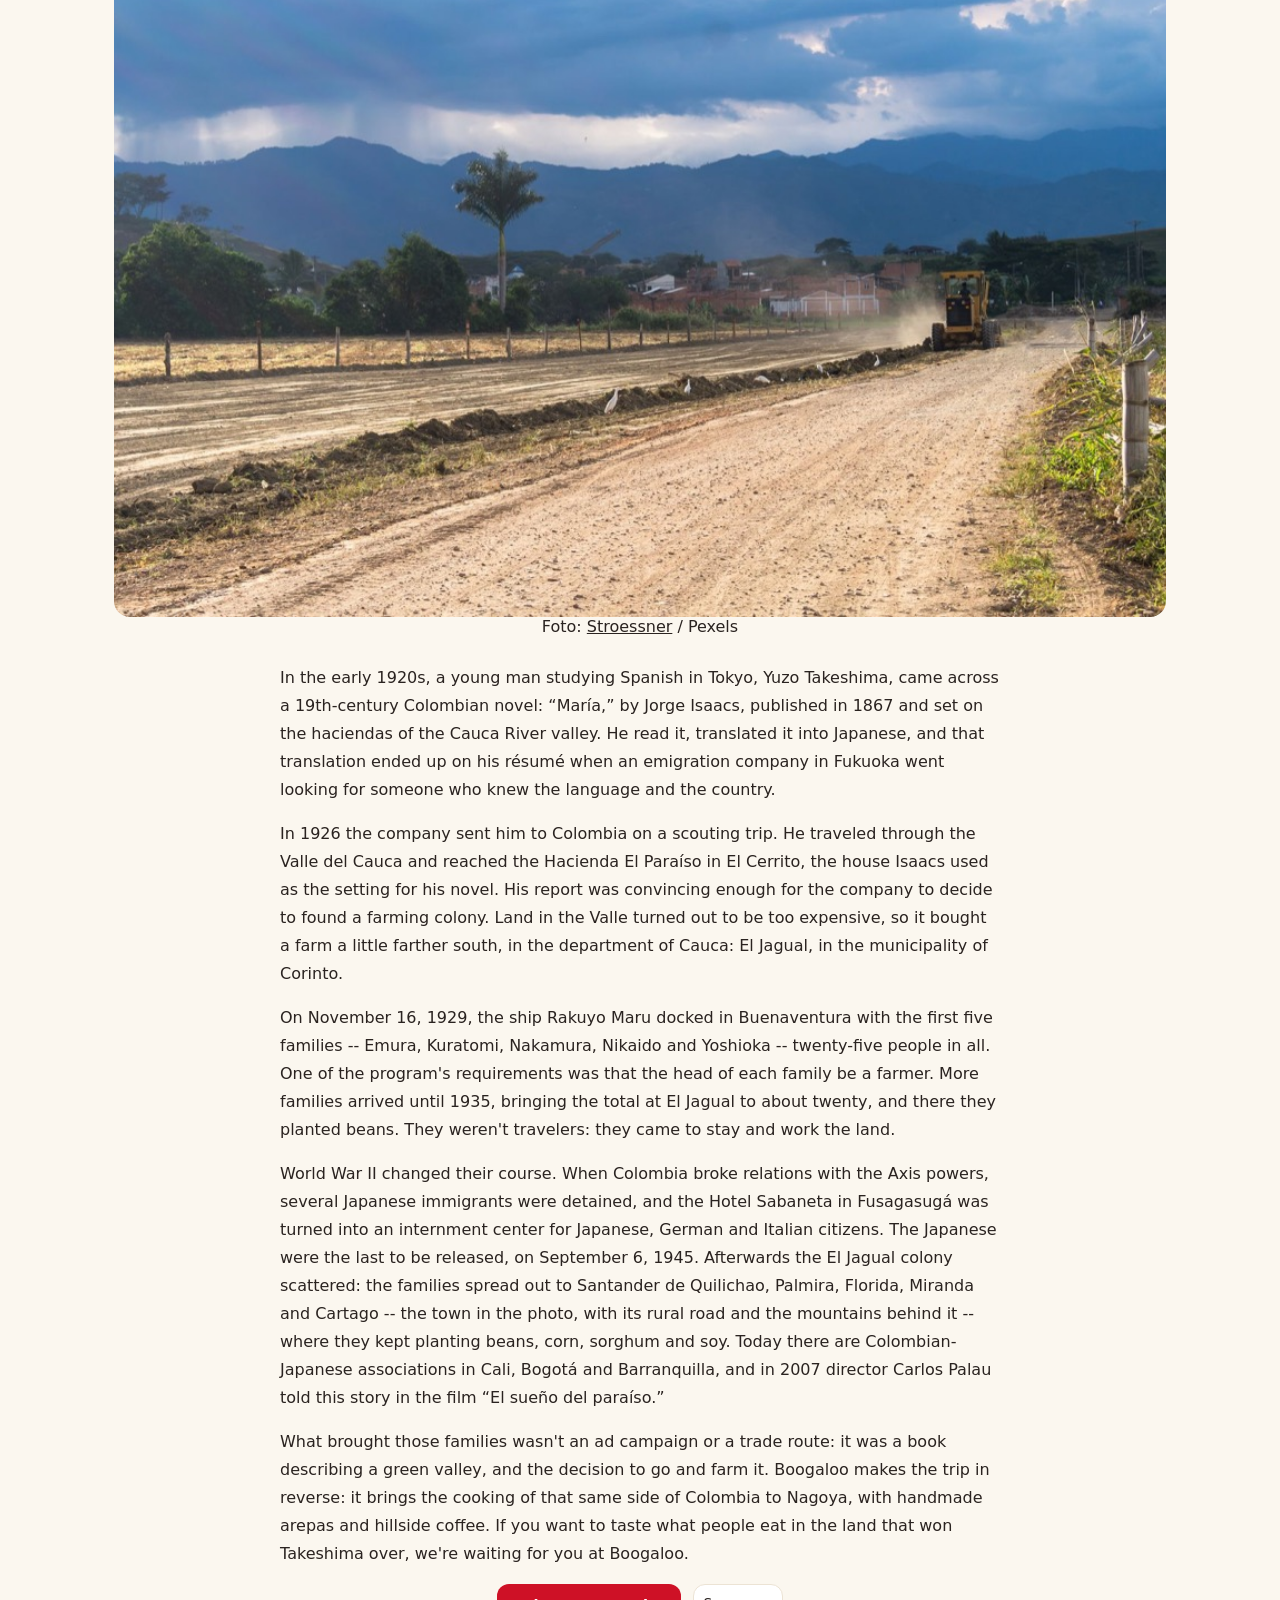
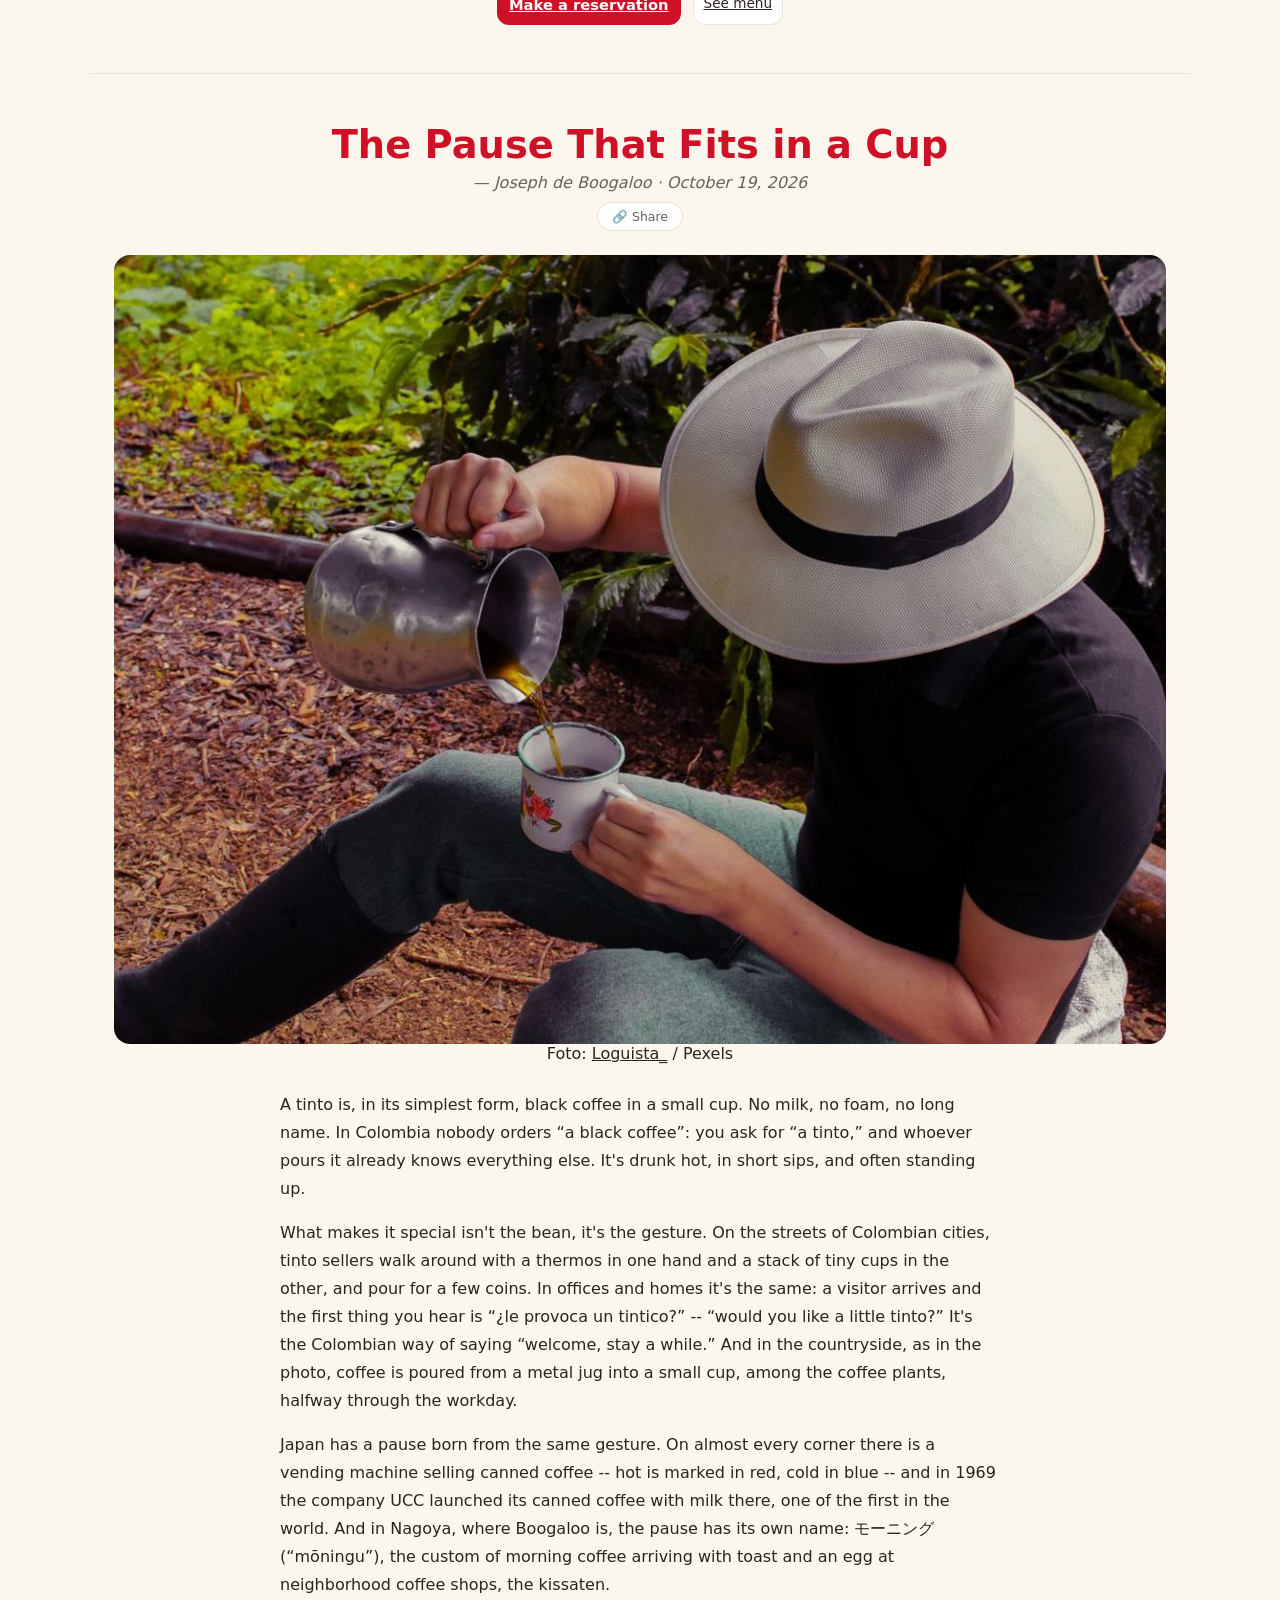
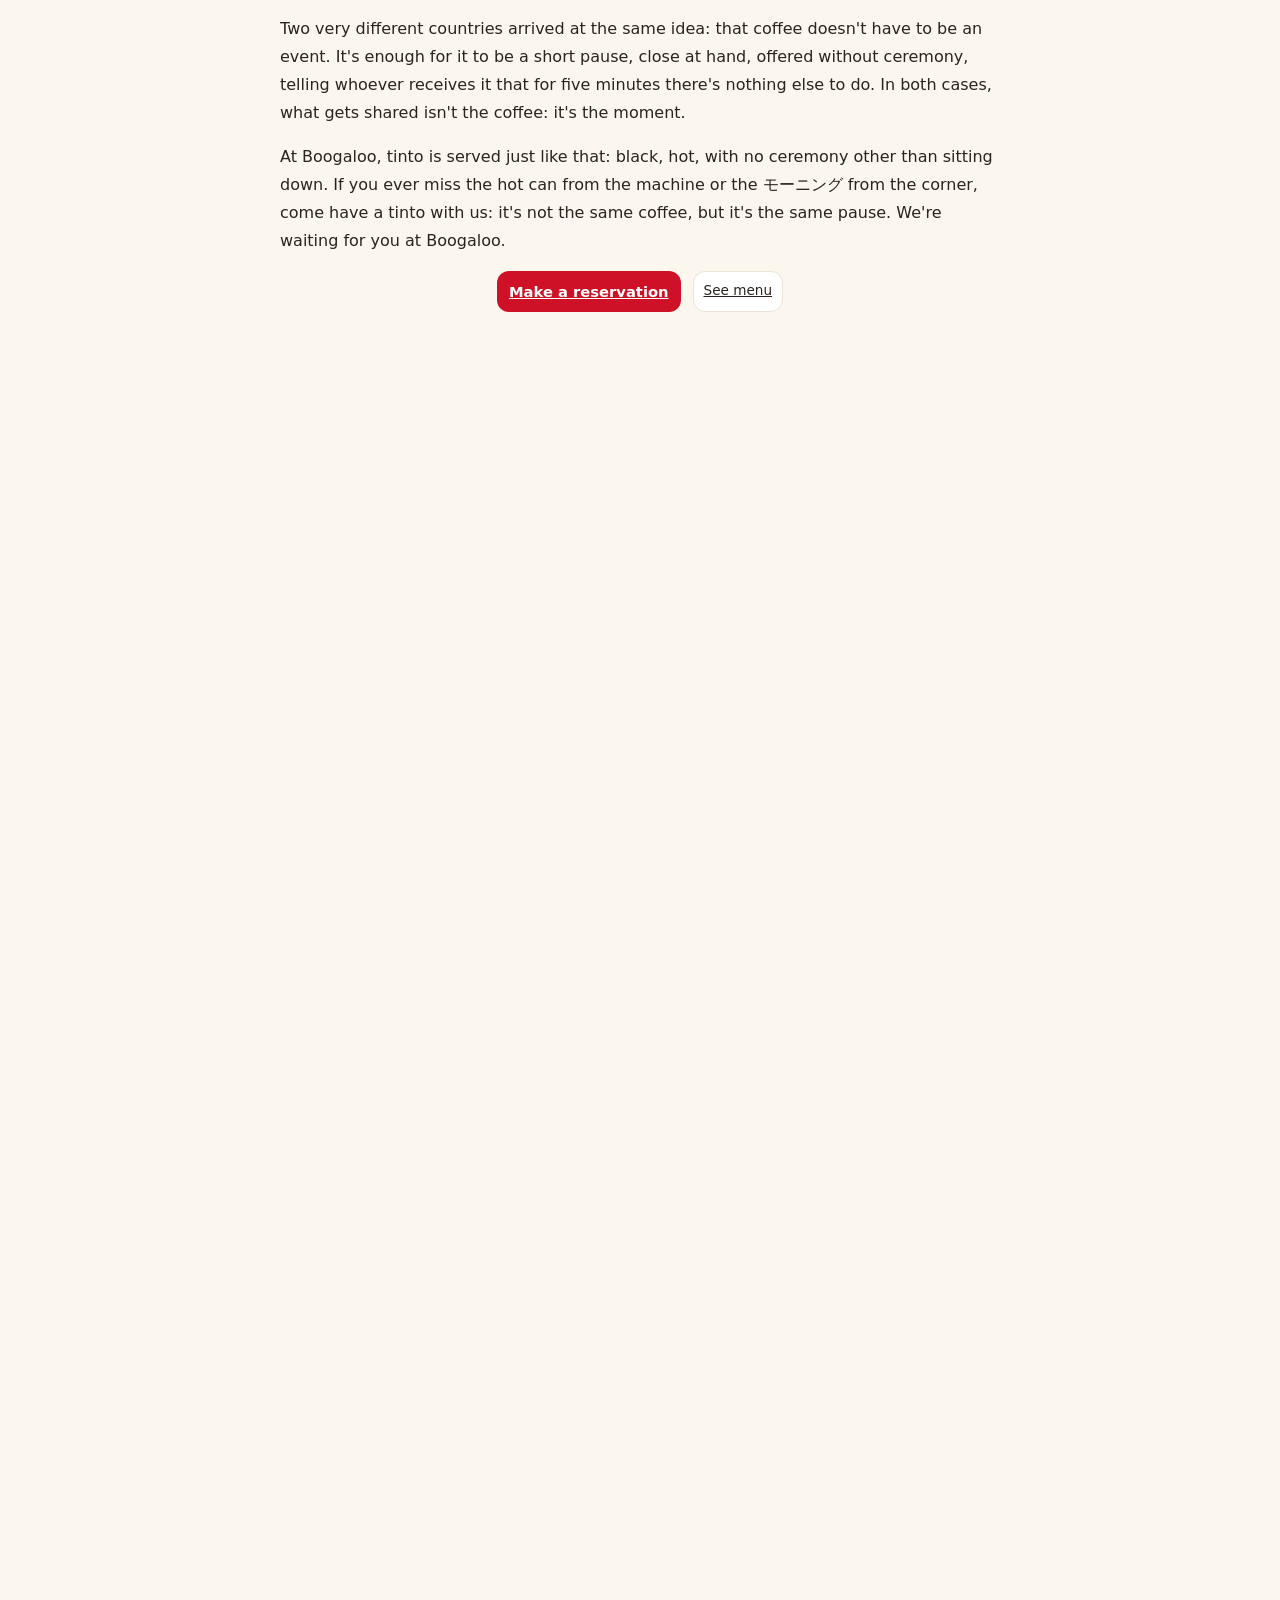
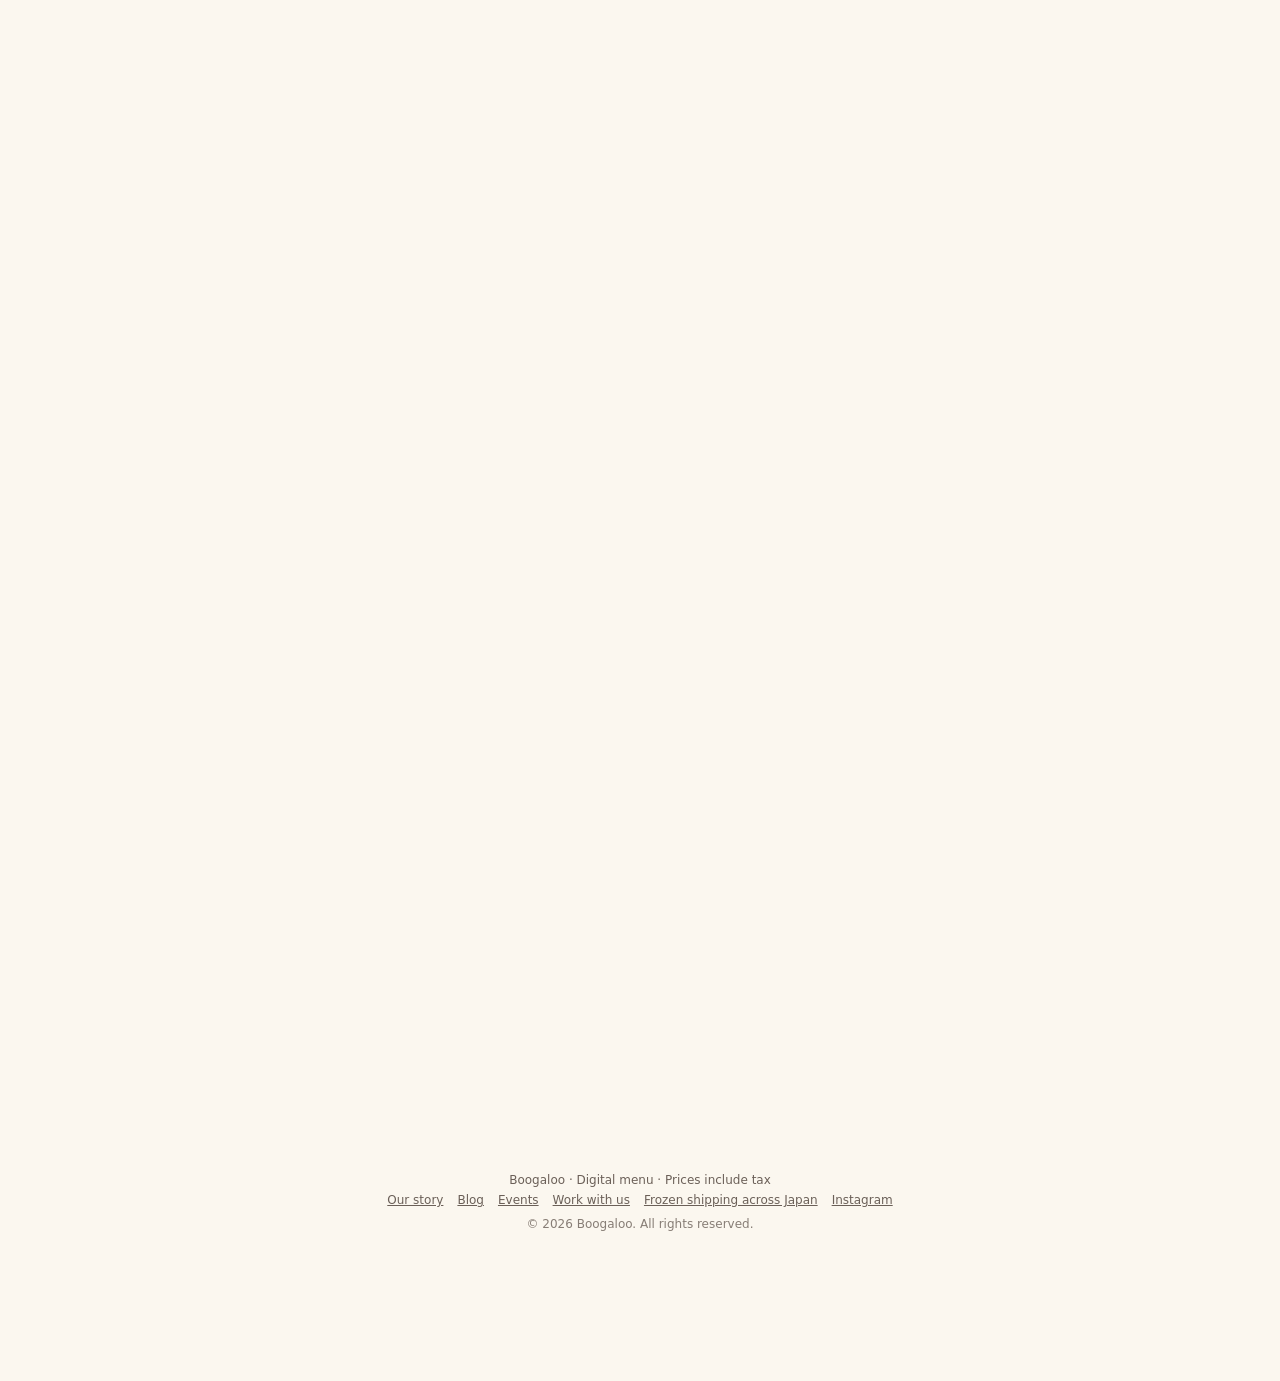
<file: blog.html>
<!doctype html>
<html lang="es">
<head>
<meta charset="utf-8" />
<!-- Google Tag Manager -->
<script>(function(w,d,s,l,i){w[l]=w[l]||[];w[l].push({'gtm.start':
new Date().getTime(),event:'gtm.js'});var f=d.getElementsByTagName(s)[0],
j=d.createElement(s),dl=l!='dataLayer'?'&l='+l:'';j.async=true;j.src=
'https://www.googletagmanager.com/gtm.js?id='+i+dl;f.parentNode.insertBefore(j,f);
})(window,document,'script','dataLayer','GTM-TD4LF6K3');</script>
<!-- End Google Tag Manager -->
<meta name="viewport" content="width=device-width, initial-scale=1" />
<title>Boogaloo — Blog</title>
<meta property="og:type" content="website" />
<meta property="og:site_name" content="Boogaloo" />
<meta property="og:title" content="Boogaloo — Blog" />
<meta property="og:description" content="Historias que conectan Colombia y Japón, desde Nagoya." />
<meta property="og:image" content="https://boogaloo.cafe/img/blog/salento-cocora.jpg" />
<meta property="og:url" content="https://boogaloo.cafe/blog.html" />
<script src="js/theme.js"></script>
<link rel="icon" href="favicon.ico" sizes="any" />
<link rel="icon" type="image/png" sizes="32x32" href="favicon-32.png" />
<link rel="apple-touch-icon" href="apple-touch-icon.png" />
<link rel="stylesheet" href="css/styles.css" />
</head>
<body>
<!-- Google Tag Manager (noscript) -->
<noscript><iframe src="https://www.googletagmanager.com/ns.html?id=GTM-TD4LF6K3"
height="0" width="0" style="display:none;visibility:hidden"></iframe></noscript>
<!-- End Google Tag Manager (noscript) -->
  <div id="site-header-mount"></div>

  <main class="ab-wrap">
    <section class="ab-section blog-hero" data-reveal>
      <h2 id="blog-hero-title"></h2>
      <figure class="blog-hero-figure">
        <img src="img/blog/salento-cocora.jpg" alt="Valle de Cocora, Salento, Quindío, Colombia" />
        <figcaption>Foto: <a href="https://unsplash.com/@jankronies" target="_blank" rel="noopener">Jan Kronies</a> / Unsplash</figcaption>
      </figure>
    </section>

    <div id="blog-posts-mount"></div>
    <div id="blog-load-sentinel"></div>
  </main>

  <div class="modal-overlay" id="share-modal">
    <div class="modal-box">
      <div id="share-modal-body"></div>
    </div>
  </div>

  <div id="site-footer-mount"></div>

  <script src="js/i18n.js"></script>
  <script src="js/session.js"></script>
  <script src="js/layout.js"></script>
  <script src="js/config.js"></script>
  <script src="js/track.js"></script>
  <script src="js/blog.js"></script>
</body>
</html>
</file>
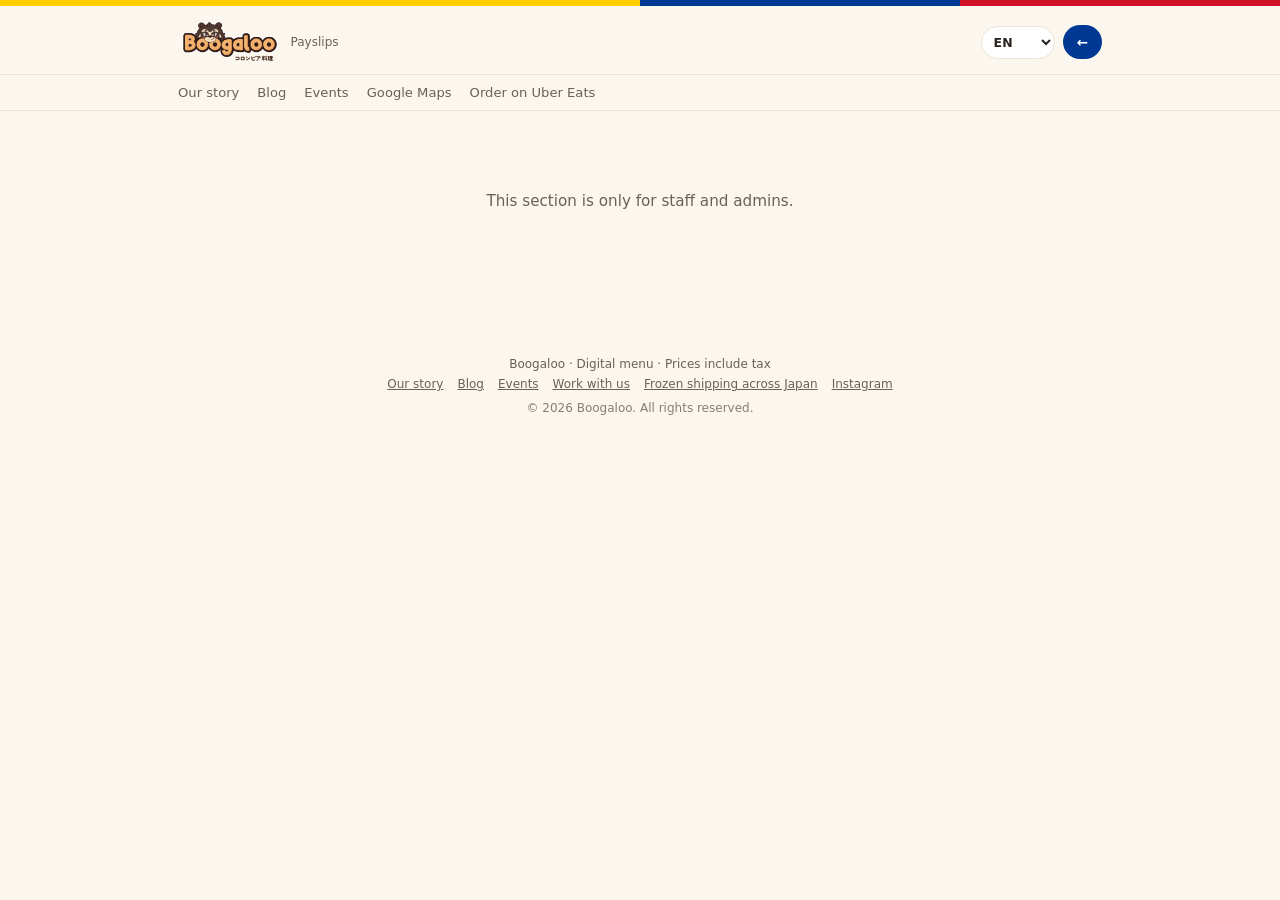
<file: nomina.html>
<!doctype html>
<html lang="es">
<head>
<meta charset="utf-8" />
<!-- Google Tag Manager -->
<script>(function(w,d,s,l,i){w[l]=w[l]||[];w[l].push({'gtm.start':
new Date().getTime(),event:'gtm.js'});var f=d.getElementsByTagName(s)[0],
j=d.createElement(s),dl=l!='dataLayer'?'&l='+l:'';j.async=true;j.src=
'https://www.googletagmanager.com/gtm.js?id='+i+dl;f.parentNode.insertBefore(j,f);
})(window,document,'script','dataLayer','GTM-TD4LF6K3');</script>
<!-- End Google Tag Manager -->
<meta name="viewport" content="width=device-width, initial-scale=1" />
<title>Boogaloo — Recibos de pago</title>
<script src="js/theme.js"></script>
<link rel="icon" href="favicon.ico" sizes="any" />
<link rel="icon" type="image/png" sizes="32x32" href="favicon-32.png" />
<link rel="apple-touch-icon" href="apple-touch-icon.png" />
<link rel="stylesheet" href="css/styles.css" />
</head>
<body>
<!-- Google Tag Manager (noscript) -->
<noscript><iframe src="https://www.googletagmanager.com/ns.html?id=GTM-TD4LF6K3"
height="0" width="0" style="display:none;visibility:hidden"></iframe></noscript>
<!-- End Google Tag Manager (noscript) -->
  <div id="site-header-mount"></div>

  <main class="tn-wrap" id="nm-wrap">
    <div class="tn-denied" id="nm-denied" style="display:none;"><p id="nm-denied-text"></p></div>

    <div id="nm-app" style="display:none;">
      <div class="nm-controls no-print">
        <div class="field" id="nm-colab-field" style="display:none;">
          <label id="nm-colab-label"></label>
          <select id="nm-colab-select" class="order-add-select"></select>
        </div>
        <div class="pill-row" id="nm-months"></div>
        <button class="ghost-btn" id="nm-print" type="button"></button>
      </div>
      <div id="nm-empty" class="empty-state" style="display:none;"></div>
      <div id="nm-slip"></div>
    </div>
  </main>

  <div id="site-footer-mount"></div>

  <script src="js/i18n.js"></script>
  <script src="js/config.js"></script>
  <script src="js/api.js"></script>
  <script src="js/session.js"></script>
  <script src="js/layout.js"></script>
  <script src="js/nomina.js"></script>
</body>
</html>
</file>
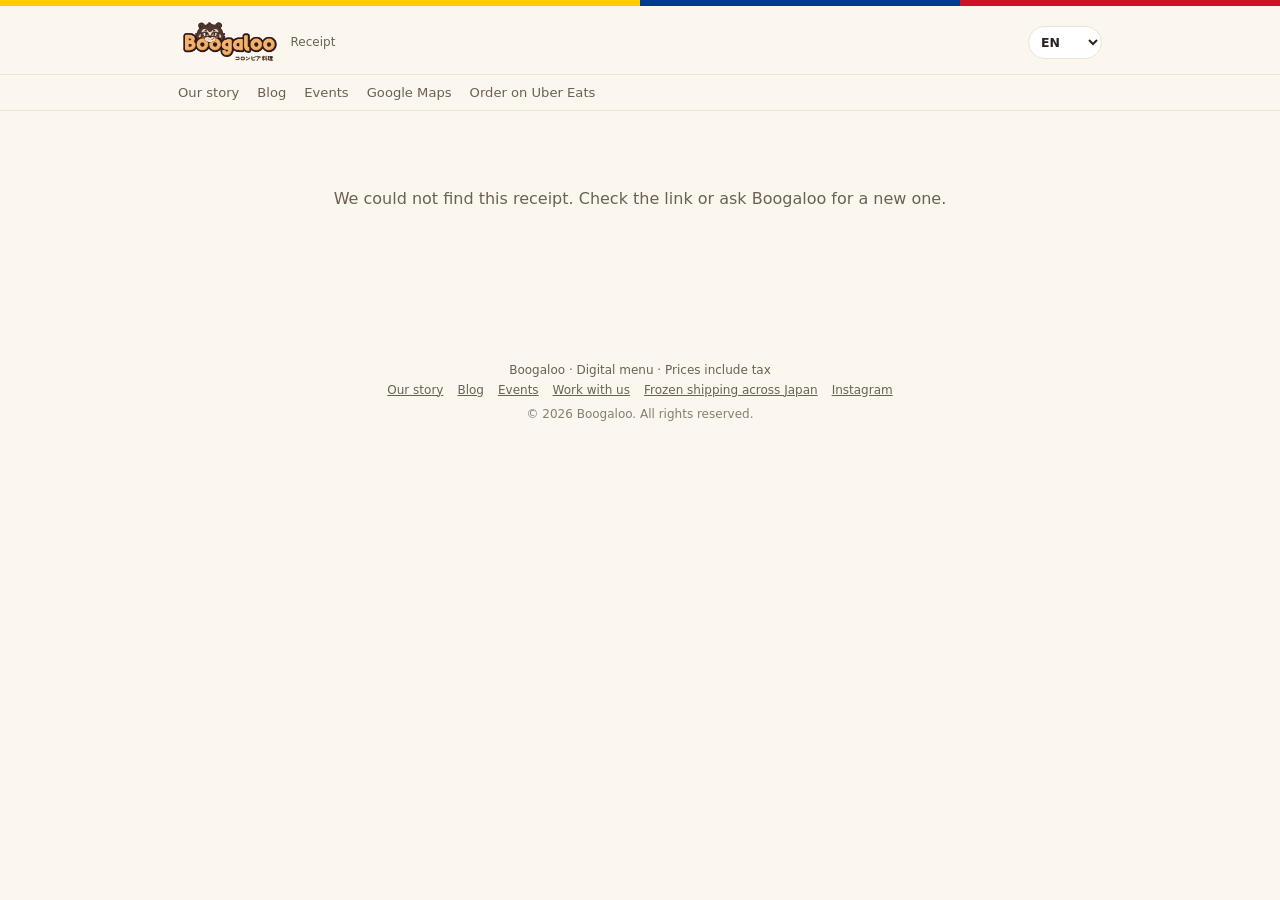
<file: recibo.html>
<!doctype html>
<html lang="es">
<head>
<meta charset="utf-8" />
<!-- Google Tag Manager -->
<script>(function(w,d,s,l,i){w[l]=w[l]||[];w[l].push({'gtm.start':
new Date().getTime(),event:'gtm.js'});var f=d.getElementsByTagName(s)[0],
j=d.createElement(s),dl=l!='dataLayer'?'&l='+l:'';j.async=true;j.src=
'https://www.googletagmanager.com/gtm.js?id='+i+dl;f.parentNode.insertBefore(j,f);
})(window,document,'script','dataLayer','GTM-TD4LF6K3');</script>
<!-- End Google Tag Manager -->
<meta name="viewport" content="width=device-width, initial-scale=1" />
<title>Boogaloo — Recibo</title>
<meta name="robots" content="noindex, nofollow" />
<meta name="referrer" content="no-referrer" />
<script src="js/theme.js"></script>
<link rel="icon" href="favicon.ico" sizes="any" />
<link rel="icon" type="image/png" sizes="32x32" href="favicon-32.png" />
<link rel="apple-touch-icon" href="apple-touch-icon.png" />
<link rel="stylesheet" href="css/styles.css" />
</head>
<body>
<!-- Google Tag Manager (noscript) -->
<noscript><iframe src="https://www.googletagmanager.com/ns.html?id=GTM-TD4LF6K3"
height="0" width="0" style="display:none;visibility:hidden"></iframe></noscript>
<!-- End Google Tag Manager (noscript) -->
  <div id="site-header-mount"></div>

  <main class="rc-wrap">
    <p class="ev-empty" id="rc-status"></p>
    <section id="rc-controls" style="display:none;">
      <div class="rc-row">
        <label><span id="rc-type-label"></span>
          <select id="rc-type"></select>
        </label>
        <label class="rc-grow"><span id="rc-recipient-label"></span>
          <input type="text" id="rc-recipient" maxlength="60" />
        </label>
        <label class="rc-grow"><span id="rc-purpose-label"></span>
          <input type="text" id="rc-purpose" maxlength="80" />
        </label>
      </div>
      <p class="rc-hint" id="rc-edit-hint"></p>
    </section>
    <div class="rc-doc-wrap"><div id="rc-doc" class="rc-doc" style="display:none;"></div></div>
    <div class="rc-actions" id="rc-actions" style="display:none;">
      <button class="primary-btn" id="rc-png" type="button"></button>
      <button class="primary-btn" id="rc-pdf" type="button"></button>
      <button class="ghost-btn" id="rc-print" type="button"></button>
      <button class="ghost-btn" id="rc-copy" type="button"></button>
    </div>
    <p class="rc-hint" id="rc-msg" aria-live="polite"></p>
  </main>

  <div id="site-footer-mount"></div>

  <script src="js/i18n.js"></script>
  <script src="js/session.js"></script>
  <script src="js/layout.js"></script>
  <script src="js/config.js"></script>
  <script src="js/api.js"></script>
  <script src="js/menu-data.js"></script>
  <script src="js/events-data.js"></script>
  <script src="js/recibo.js"></script>
</body>
</html>
</file>
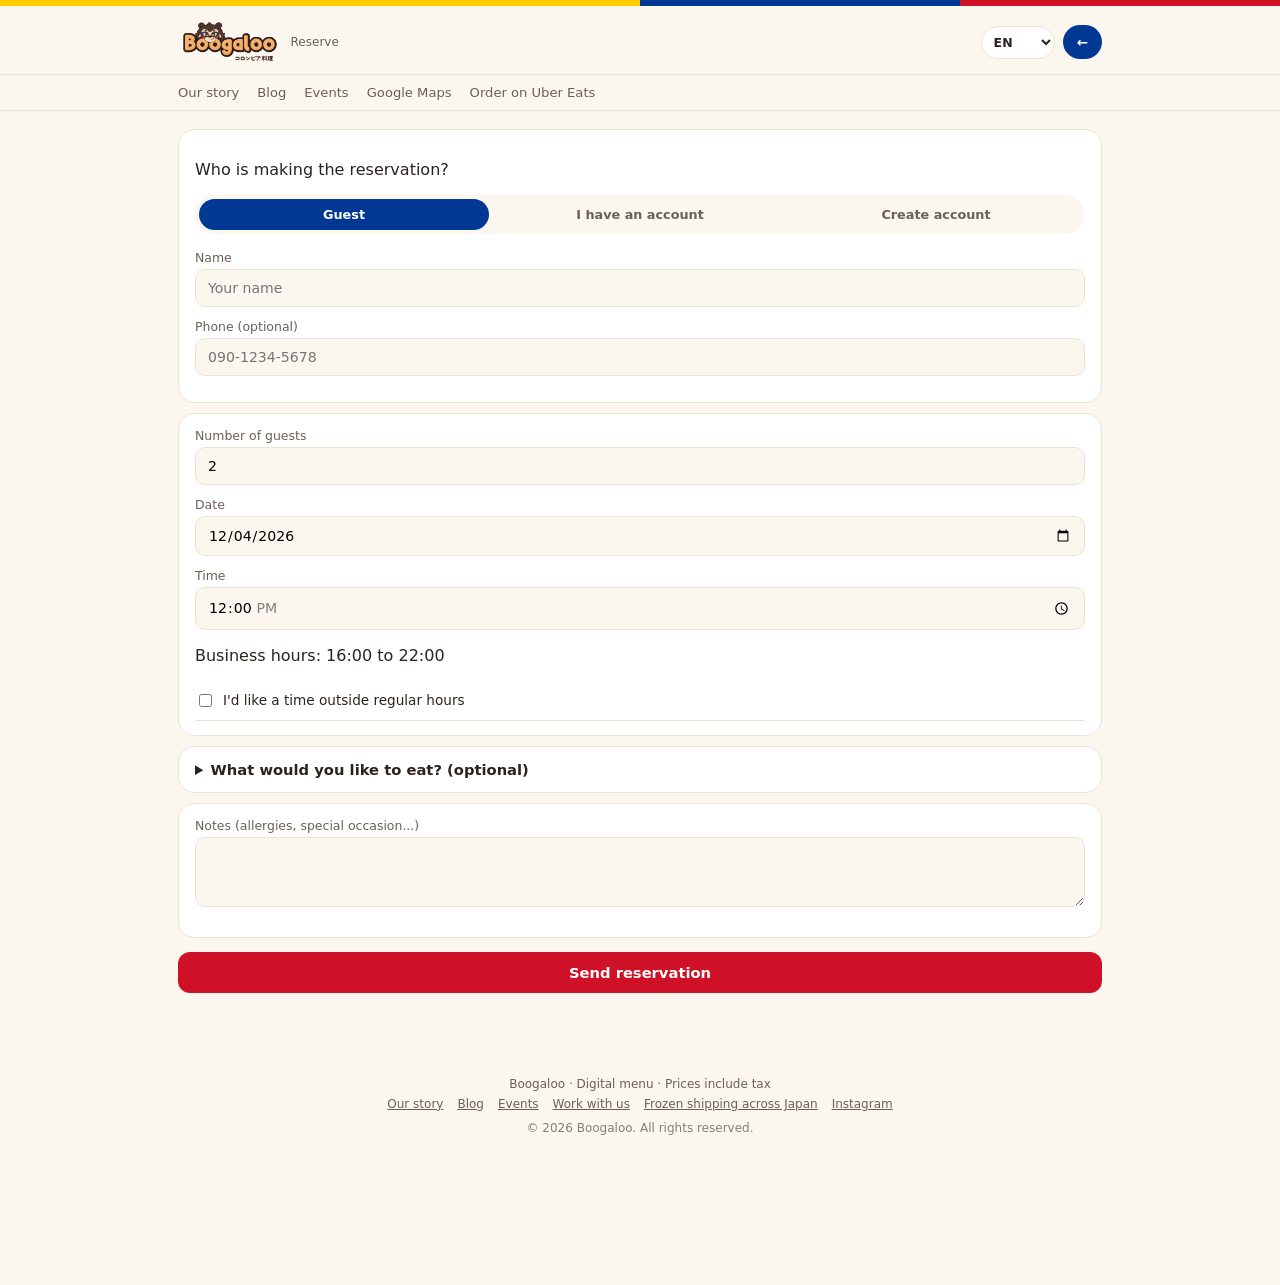
<file: reserva.html>
<!doctype html>
<html lang="es">
<head>
<meta charset="utf-8" />
<!-- Google Tag Manager -->
<script>(function(w,d,s,l,i){w[l]=w[l]||[];w[l].push({'gtm.start':
new Date().getTime(),event:'gtm.js'});var f=d.getElementsByTagName(s)[0],
j=d.createElement(s),dl=l!='dataLayer'?'&l='+l:'';j.async=true;j.src=
'https://www.googletagmanager.com/gtm.js?id='+i+dl;f.parentNode.insertBefore(j,f);
})(window,document,'script','dataLayer','GTM-TD4LF6K3');</script>
<!-- End Google Tag Manager -->
<meta name="viewport" content="width=device-width, initial-scale=1" />
<title>Boogaloo — Reservar</title>
<script src="js/theme.js"></script>
<link rel="icon" href="favicon.ico" sizes="any" />
<link rel="icon" type="image/png" sizes="32x32" href="favicon-32.png" />
<link rel="apple-touch-icon" href="apple-touch-icon.png" />
<link rel="stylesheet" href="css/styles.css" />
</head>
<body>
<!-- Google Tag Manager (noscript) -->
<noscript><iframe src="https://www.googletagmanager.com/ns.html?id=GTM-TD4LF6K3"
height="0" width="0" style="display:none;visibility:hidden"></iframe></noscript>
<!-- End Google Tag Manager (noscript) -->
  <div id="site-header-mount"></div>

  <main class="tn-wrap" id="rs-wrap">
    <!-- Vista de formulario -->
    <div id="rs-form-view">
      <div class="tn-panel" id="rs-identity-panel"></div>

      <div class="tn-panel">
        <div class="field"><label id="rs-personas-label">Número de personas</label><input type="number" id="rs-personas" min="1" step="1" value="2" /></div>
        <div class="field"><label id="rs-fecha-label">Fecha</label><input type="date" id="rs-fecha" /></div>
        <div class="field"><label id="rs-hora-label">Hora</label><input type="time" id="rs-hora" value="12:00" /></div>
        <p class="subt" id="rs-horario-note"></p>
        <label class="tn-mode-row" style="cursor:pointer;">
          <input type="checkbox" id="rs-extendido" />
          <span class="name" id="rs-extendido-label">Quiero un horario fuera del habitual</span>
        </label>
        <p class="form-error" id="rs-extendido-note" style="display:none;"></p>
      </div>

      <details class="tn-panel">
        <summary id="rs-menu-title">¿Qué les gustaría comer? (opcional)</summary>
        <div id="rs-menu-picker" style="margin-top:10px;"></div>
      </details>

      <div class="tn-panel">
        <div class="field"><label id="rs-notas-label">Notas (alergias, ocasión especial...)</label><textarea id="rs-notas" rows="3"></textarea></div>
      </div>

      <div class="form-error" id="rs-error"></div>
      <button class="primary-btn" id="rs-submit-btn" type="button" style="width:100%;">Enviar reserva</button>
    </div>

    <!-- Vista de confirmación -->
    <div id="rs-success-view" style="display:none;">
      <div class="tn-panel" id="rs-success-body"></div>
    </div>
  </main>

  <div id="site-footer-mount"></div>

  <script src="js/i18n.js"></script>
  <script src="js/menu-data.js"></script>
  <script src="js/config.js"></script>
  <script src="js/api.js"></script>
  <script src="js/session.js"></script>
  <script src="js/layout.js"></script>
  <script src="js/track.js"></script>
  <script src="js/reserva.js"></script>
</body>
</html>
</file>
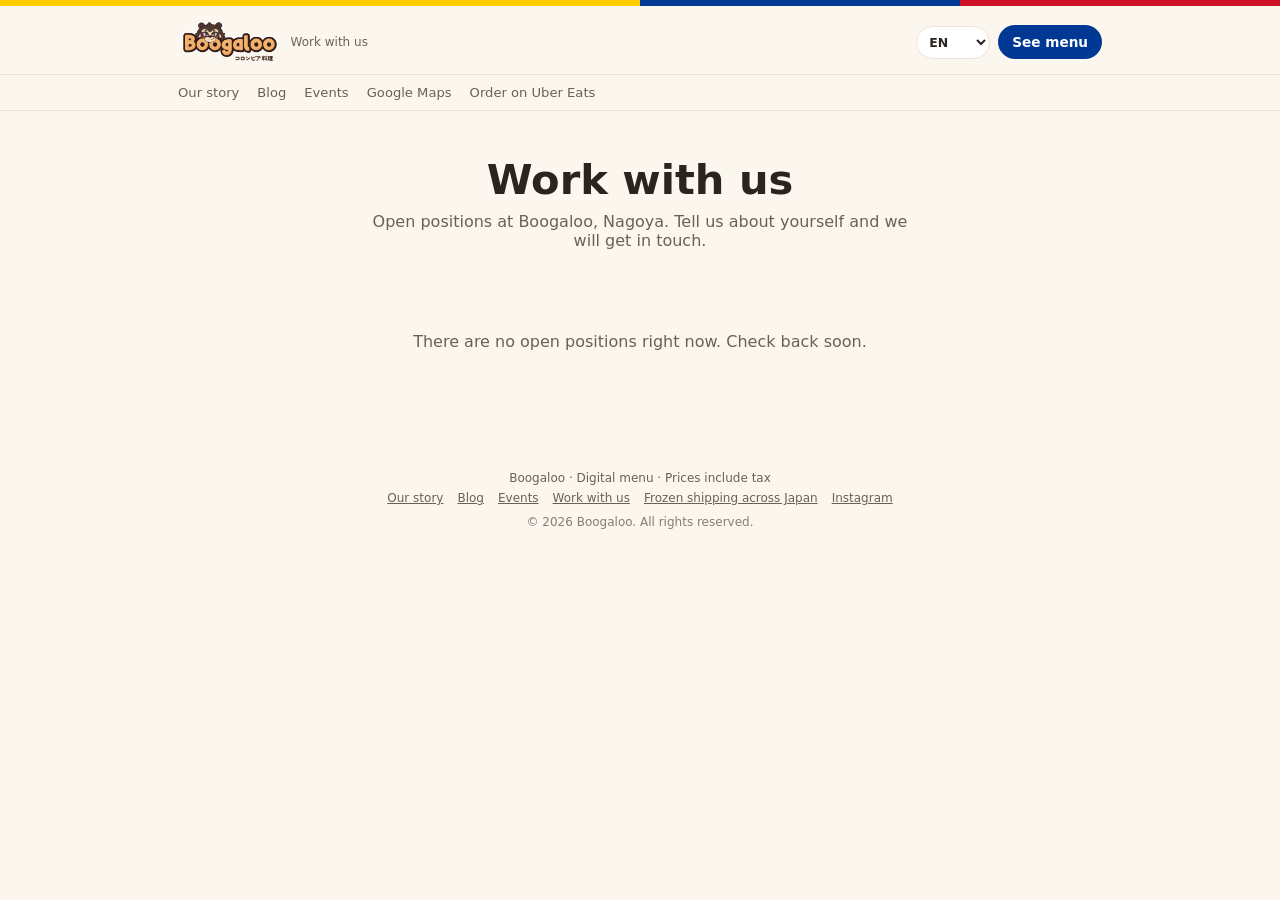
<file: trabajos.html>
<!doctype html>
<html lang="es">
<head>
<meta charset="utf-8" />
<!-- Google Tag Manager -->
<script>(function(w,d,s,l,i){w[l]=w[l]||[];w[l].push({'gtm.start':
new Date().getTime(),event:'gtm.js'});var f=d.getElementsByTagName(s)[0],
j=d.createElement(s),dl=l!='dataLayer'?'&l='+l:'';j.async=true;j.src=
'https://www.googletagmanager.com/gtm.js?id='+i+dl;f.parentNode.insertBefore(j,f);
})(window,document,'script','dataLayer','GTM-TD4LF6K3');</script>
<!-- End Google Tag Manager -->
<meta name="viewport" content="width=device-width, initial-scale=1" />
<title>Boogaloo — Trabaja con nosotros</title>
<meta property="og:type" content="website" />
<meta property="og:site_name" content="Boogaloo" />
<meta property="og:title" content="Boogaloo — Trabaja con nosotros" />
<meta property="og:description" content="Ofertas de trabajo en Boogaloo, Nagoya." />
<meta property="og:image" content="https://boogaloo.cafe/img/hero.jpg" />
<meta property="og:url" content="https://boogaloo.cafe/trabajos.html" />
<script src="js/theme.js"></script>
<link rel="icon" href="favicon.ico" sizes="any" />
<link rel="icon" type="image/png" sizes="32x32" href="favicon-32.png" />
<link rel="apple-touch-icon" href="apple-touch-icon.png" />
<link rel="stylesheet" href="css/styles.css" />
</head>
<body>
<!-- Google Tag Manager (noscript) -->
<noscript><iframe src="https://www.googletagmanager.com/ns.html?id=GTM-TD4LF6K3"
height="0" width="0" style="display:none;visibility:hidden"></iframe></noscript>
<!-- End Google Tag Manager (noscript) -->
  <div id="site-header-mount"></div>

  <main class="ab-wrap ev-wrap">
    <section class="ev-hero">
      <h2 id="jb-hero-title"></h2>
      <p id="jb-hero-sub"></p>
    </section>
    <div id="jb-list"></div>
    <p class="ev-empty" id="jb-empty" style="display:none;"></p>
  </main>

  <div class="modal-overlay" id="jb-modal">
    <div class="modal-box">
      <div id="jb-modal-body"></div>
    </div>
  </div>

  <div id="site-footer-mount"></div>

  <script src="js/i18n.js"></script>
  <script src="js/session.js"></script>
  <script src="js/layout.js"></script>
  <script src="js/config.js"></script>
  <script src="js/api.js"></script>
  <script src="js/track.js"></script>
  <script src="js/trabajos.js"></script>
</body>
</html>
</file>
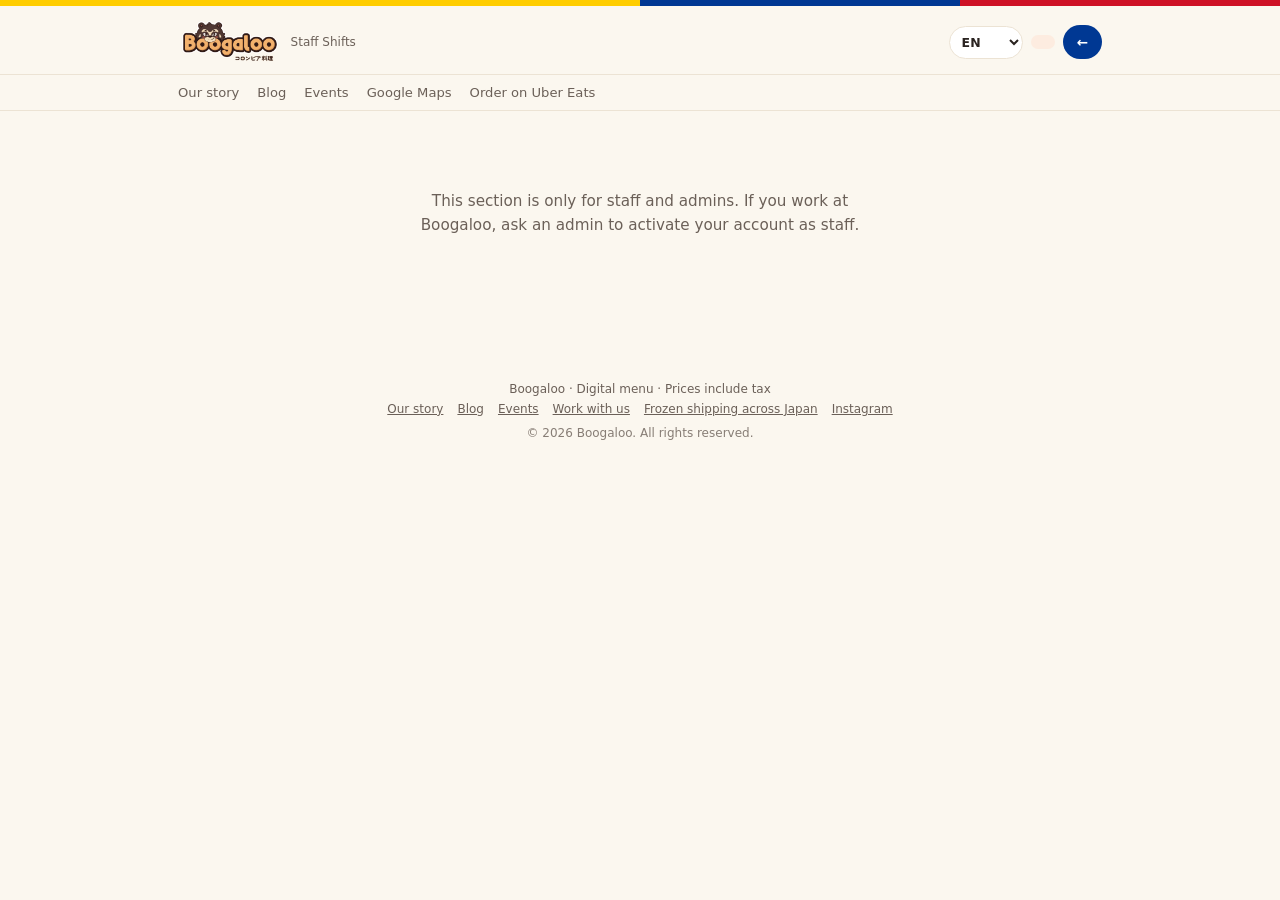
<file: turnos.html>
<!doctype html>
<html lang="es">
<head>
<meta charset="utf-8" />
<!-- Google Tag Manager -->
<script>(function(w,d,s,l,i){w[l]=w[l]||[];w[l].push({'gtm.start':
new Date().getTime(),event:'gtm.js'});var f=d.getElementsByTagName(s)[0],
j=d.createElement(s),dl=l!='dataLayer'?'&l='+l:'';j.async=true;j.src=
'https://www.googletagmanager.com/gtm.js?id='+i+dl;f.parentNode.insertBefore(j,f);
})(window,document,'script','dataLayer','GTM-TD4LF6K3');</script>
<!-- End Google Tag Manager -->
<meta name="viewport" content="width=device-width, initial-scale=1" />
<title>Boogaloo — Turnos</title>
<script src="js/theme.js"></script>
<link rel="icon" href="favicon.ico" sizes="any" />
<link rel="icon" type="image/png" sizes="32x32" href="favicon-32.png" />
<link rel="apple-touch-icon" href="apple-touch-icon.png" />
<link rel="stylesheet" href="css/styles.css" />
</head>
<body>
<!-- Google Tag Manager (noscript) -->
<noscript><iframe src="https://www.googletagmanager.com/ns.html?id=GTM-TD4LF6K3"
height="0" width="0" style="display:none;visibility:hidden"></iframe></noscript>
<!-- End Google Tag Manager (noscript) -->
  <div id="site-header-mount"></div>

  <main class="tn-wrap" id="tn-wrap">
    <!-- Acceso denegado -->
    <div class="tn-denied" id="tn-denied" style="display:none;">
      <p id="tn-denied-text"></p>
    </div>

    <!-- Vista principal (colaborador o admin) -->
    <div id="tn-app" style="display:none;">
      <div class="tn-month-nav">
        <button class="ghost-btn" id="tn-prev" type="button">‹</button>
        <h2 id="tn-month-label"></h2>
        <button class="ghost-btn" id="tn-next" type="button">›</button>
      </div>

      <div class="tn-stats" id="tn-stats"></div>

      <!-- Solo admin -->
      <div id="tn-admin-tools" style="display:none;">
        <button class="primary-btn" id="tn-new-shift-btn" type="button" style="width:auto; padding:10px 18px;"></button>
        <div class="tn-panel" id="tn-new-shift-form" style="display:none;"></div>

        <details class="tn-panel">
          <summary id="tn-tarifas-title"></summary>
          <div id="tn-tarifas-body"></div>
        </details>

        <details class="tn-panel">
          <summary id="tn-colabs-title"></summary>
          <div id="tn-colabs-body"></div>
        </details>
      </div>

      <!-- Solo colaborador -->
      <div id="tn-colab-tools" style="display:none;">
        <button class="primary-btn" id="tn-register-btn" type="button" style="width:auto; padding:10px 18px;"></button>
        <div class="tn-panel" id="tn-register-form" style="display:none;"></div>
      </div>

      <table class="tn-table" id="tn-table">
        <thead>
          <tr id="tn-table-head"></tr>
        </thead>
        <tbody id="tn-table-body"></tbody>
      </table>

      <div class="tn-list" id="tn-list"></div>

      <div class="tn-legend" id="tn-legend"></div>
    </div>
  </main>

  <!-- Modal de detalle / acciones de un turno -->
  <div class="modal-overlay" id="tn-modal">
    <div class="modal-box">
      <div id="tn-modal-body"></div>
    </div>
  </div>

  <div id="site-footer-mount"></div>

  <script src="js/i18n.js"></script>
  <script src="js/config.js"></script>
  <script src="js/api.js"></script>
  <script src="js/session.js"></script>
  <script src="js/layout.js"></script>
  <script src="js/turnos.js"></script>
</body>
</html>
</file>
<file: css/styles.css>
/* ============ Boogaloo — estilos base (sin imágenes, todo CSS) ============ */

:root {
  --co-yellow: #ffcd00;
  --co-blue: #003893;
  --co-red: #ce1126;
  --bg: #fbf7ef;
  --bg-card: #ffffff;
  --ink: #2a2320;
  --ink-soft: #6b6058;
  --border: #ece3d4;
  --accent: #c8571c;
  --accent-soft: #fdece0;
  --radius: 16px;
  --shadow: 0 4px 18px rgba(42, 35, 32, 0.08);
  font-family: 'Hiragino Sans', 'Noto Sans JP', system-ui, -apple-system, 'Segoe UI', sans-serif;
}

* { box-sizing: border-box; }

html, body {
  margin: 0;
  padding: 0;
  background: var(--bg);
  color: var(--ink);
}

html {
  scroll-behavior: smooth;
  overflow-x: hidden;
}

body {
  padding-bottom: 90px; /* deja espacio a la barra flotante de carrito */
}

a { color: inherit; }

button {
  font: inherit;
  cursor: pointer;
  border: none;
  background: none;
  color: inherit;
}

/* ---------- Franja bandera colombiana ---------- */
.flag-stripe {
  height: 6px;
  background: linear-gradient(
    to right,
    var(--co-yellow) 0%, var(--co-yellow) 50%,
    var(--co-blue) 50%, var(--co-blue) 75%,
    var(--co-red) 75%, var(--co-red) 100%
  );
}

/* ---------- Header ---------- */
.site-header {
  position: sticky;
  top: 0;
  z-index: 20;
  background: var(--bg);
  border-bottom: 1px solid var(--border);
}

.header-inner {
  max-width: 960px;
  margin: 0 auto;
  padding: 14px 18px 10px;
  display: flex;
  align-items: center;
  justify-content: space-between;
  gap: 10px;
  flex-wrap: wrap;
  row-gap: 8px;
}

.brand {
  display: flex;
  align-items: center;
  gap: 10px;
}

.brand-logo {
  height: 44px;
  width: auto;
  display: block;
  flex: none;
}

.sr-only {
  position: absolute;
  width: 1px;
  height: 1px;
  padding: 0;
  margin: -1px;
  overflow: hidden;
  clip: rect(0, 0, 0, 0);
  white-space: nowrap;
  border: 0;
}

.brand-text h1 {
  margin: 0;
  font-size: 1.35rem;
  letter-spacing: 0.5px;
}

.brand-text p {
  margin: 0;
  font-size: 0.75rem;
  color: var(--ink-soft);
}

.header-actions {
  display: flex;
  align-items: center;
  gap: 8px;
  flex-wrap: wrap;
  justify-content: flex-end;
}

.account-pill {
  font-size: 0.78rem;
  padding: 7px 12px;
  border-radius: 999px;
  background: var(--accent-soft);
  color: var(--accent);
  white-space: nowrap;
  max-width: 140px;
  overflow: hidden;
  text-overflow: ellipsis;
  flex: none;
}

.cart-btn {
  position: relative;
  display: flex;
  align-items: center;
  gap: 6px;
  padding: 9px 14px;
  border-radius: 999px;
  background: var(--co-blue);
  color: #fff;
  font-weight: 600;
  font-size: 0.85rem;
  white-space: nowrap;
  flex: none;
}

.cart-btn .badge {
  position: absolute;
  top: -6px;
  right: -6px;
  background: var(--co-red);
  color: #fff;
  border-radius: 999px;
  font-size: 0.68rem;
  min-width: 18px;
  height: 18px;
  display: flex;
  align-items: center;
  justify-content: center;
  padding: 0 4px;
}

.my-orders-btn {
  background: var(--co-red);
}

/* ---------- Banner de bienvenida (no bloqueante) ---------- */
.welcome-banner {
  position: relative;
  display: flex;
  align-items: center;
  gap: 14px;
  margin: 12px;
  padding: 14px 40px 14px 14px;
  background: var(--bg-card);
  border: 1px solid var(--border);
  border-radius: var(--radius);
  box-shadow: var(--shadow);
}
.welcome-banner.hidden { display: none; }
.welcome-banner-bear {
  flex: none;
  width: 56px;
  height: 56px;
  object-fit: contain;
}
.welcome-banner-body { flex: 1; min-width: 0; }
.welcome-banner-body h2 { margin: 0 0 2px; font-size: 1rem; }
.welcome-banner-body .subt { margin: 0 0 10px; font-size: 0.82rem; color: var(--ink-soft); }
.welcome-banner-actions { display: flex; gap: 8px; flex-wrap: wrap; }
.welcome-banner-actions .primary-btn,
.welcome-banner-actions .ghost-btn {
  flex: 1;
  min-width: 140px;
  padding: 10px 14px;
}
.welcome-banner-close {
  position: absolute;
  top: 10px;
  right: 10px;
  background: none;
  border: none;
  padding: 4px;
  font-size: 1rem;
  line-height: 1;
  color: var(--ink-soft);
  cursor: pointer;
}
@media (max-width: 480px) {
  .welcome-banner { flex-direction: column; align-items: flex-start; }
  .welcome-banner-bear { width: 44px; height: 44px; }
}

/* ---------- Banner promocional de envíos congelados ---------- */
.ship-banner {
  display: flex;
  align-items: center;
  justify-content: center;
  gap: 10px;
  flex-wrap: wrap;
  text-align: center;
  text-decoration: none;
  padding: 10px 18px;
  background: linear-gradient(90deg, #0b3d63, var(--co-blue));
  color: #fff;
  font-size: 0.84rem;
}
.ship-banner-cta {
  font-weight: 700;
  text-decoration: underline;
  white-space: nowrap;
}

.lang-select {
  flex: none;
  font: inherit;
  font-size: 0.78rem;
  font-weight: 600;
  padding: 7px 8px;
  border-radius: 999px;
  border: 1px solid var(--border);
  background: var(--bg-card);
  color: var(--ink);
  cursor: pointer;
}

.item-info h3 .aka {
  font-weight: 400;
  font-size: 0.78em;
  color: var(--ink-soft);
}

/* CSS-drawn receipt icon */
.icon-receipt {
  width: 14px;
  height: 17px;
  background: #fff;
  border-radius: 2px;
  position: relative;
  flex: none;
}
.icon-receipt::before {
  content: '';
  position: absolute;
  left: 2px;
  right: 2px;
  top: 3px;
  bottom: 3px;
  background-image: repeating-linear-gradient(
    to bottom, var(--co-red) 0 2px, transparent 2px 5px
  );
}

/* Icono de carrito (SVG) */
.icon-cart {
  width: 20px;
  height: 20px;
  flex: none;
  background: url("data:image/svg+xml,%3Csvg xmlns='http://www.w3.org/2000/svg' viewBox='0 0 24 24' fill='white'%3E%3Cpath d='M7 18c-1.1 0-1.99.9-1.99 2S5.9 22 7 22s2-.9 2-2-.9-2-2-2zM1 2v2h2l3.6 7.59-1.35 2.45c-.16.28-.25.61-.25.96 0 1.1.9 2 2 2h12v-2H7.42c-.14 0-.25-.11-.25-.25l.03-.12.9-1.63h7.45c.75 0 1.41-.41 1.75-1.03l3.58-6.49A1 1 0 0 0 20 4H5.21l-.94-2H1zm16 16c-1.1 0-1.99.9-1.99 2s.89 2 1.99 2 2-.9 2-2-.9-2-2-2z'/%3E%3C/svg%3E") center / contain no-repeat;
}

/* ---------- Navegación de categorías ---------- */
.cat-nav {
  max-width: 960px;
  margin: 0 auto;
  padding: 4px 18px 12px;
  display: flex;
  gap: 8px;
  overflow-x: auto;
  scrollbar-width: none;
}
.cat-nav::-webkit-scrollbar { display: none; }

.cat-nav a {
  flex: none;
  padding: 7px 14px;
  border-radius: 999px;
  background: var(--bg-card);
  border: 1px solid var(--border);
  font-size: 0.82rem;
  text-decoration: none;
  white-space: nowrap;
}
.cat-nav a:hover { border-color: var(--accent); color: var(--accent); }

/* En el menú, el header deja de ser sticky: el nav de categorías se fija solo al hacer scroll. */
body.menu-page .site-header { position: static; }
.cat-nav.is-fixed {
  position: fixed;
  top: 0;
  left: 0;
  right: 0;
  z-index: 30;
  max-width: none;
  margin: 0;
  padding: 10px max(18px, calc((100% - 960px) / 2 + 18px));
  background: #fbf7ef;
  border-bottom: 1px solid var(--border);
  box-shadow: 0 2px 10px rgba(42, 35, 32, 0.08);
}
.cat-nav-spacer { display: none; }
.cat-nav-spacer.on { display: block; }

.public-nav { background: var(--bg); border-bottom: 1px solid var(--border); }
.public-nav .staff-subnav-inner { display: flex; gap: 6px 18px; flex-wrap: nowrap; overflow-x: auto; scrollbar-width: none; }
.public-nav .staff-subnav-inner { max-width: 960px; padding: 0 18px; }
.public-nav .staff-subnav-inner a { flex: none; padding: 10px 0; font-size: 0.82rem; color: var(--ink-soft); opacity: 1; white-space: nowrap; }
.public-nav .staff-subnav-inner a:hover { color: var(--accent); text-decoration: none; }

/* ---------- Contenido principal ---------- */
main {
  max-width: 960px;
  margin: 0 auto;
  padding: 40px 18px 40px;
}

.category-section {
  margin-top: 34px;
  scroll-margin-top: 96px;
}

.category-heading {
  display: flex;
  align-items: center;
  gap: 12px;
  margin-bottom: 14px;
}

.category-heading h2 {
  margin: 0;
  font-size: 1.15rem;
}
.category-heading .subt {
  font-size: 0.78rem;
  color: var(--ink-soft);
  display: block;
  margin-top: 2px;
}

.category-nota {
  font-size: 0.8rem;
  color: var(--ink-soft);
  margin: -8px 0 14px;
  font-style: italic;
}

.item-grid {
  display: grid;
  grid-template-columns: repeat(auto-fill, minmax(240px, 1fr));
  gap: 14px;
}

.item-card {
  background: var(--bg-card);
  border: 1px solid var(--border);
  border-radius: var(--radius);
  padding: 14px;
  display: flex;
  flex-direction: column;
  gap: 8px;
  box-shadow: var(--shadow);
}

.item-photo {
  width: calc(100% + 28px);
  margin: -14px -14px 0;
  aspect-ratio: 4 / 3;
  object-fit: cover;
  border-radius: var(--radius) var(--radius) 0 0;
  display: block;
}

.item-top {
  display: flex;
  gap: 10px;
  align-items: flex-start;
}
.item-card.has-photo .item-top { margin-top: 4px; }

.item-info { flex: 1; min-width: 0; }

.item-info h3 {
  margin: 0;
  font-size: 0.98rem;
  line-height: 1.3;
}

.item-info .subt {
  font-size: 0.72rem;
  color: var(--ink-soft);
  display: block;
  margin-top: 2px;
}

.item-desc {
  font-size: 0.78rem;
  color: var(--ink-soft);
  line-height: 1.45;
  margin: 0;
}

.pill-row { display: flex; gap: 6px; flex-wrap: wrap; }
.pill-option {
  background: var(--bg-card);
  border: 1px solid var(--border);
  color: var(--ink-soft);
  font-size: 0.78rem;
  font-weight: 600;
  padding: 5px 12px;
  border-radius: 999px;
}
.pill-option.selected {
  background: var(--co-blue);
  border-color: var(--co-blue);
  color: #fff;
}

.item-footer {
  margin-top: auto;
  display: flex;
  align-items: center;
  justify-content: space-between;
  gap: 8px;
}

.item-price {
  font-weight: 700;
  font-size: 1rem;
  color: var(--accent);
}

.add-btn {
  background: var(--co-blue);
  color: #fff;
  padding: 7px 14px;
  border-radius: 10px;
  font-size: 0.82rem;
  font-weight: 600;
}
.add-btn:active { transform: scale(0.96); }
.add-btn:disabled { background: var(--ink-soft); cursor: not-allowed; transform: none; }

.item-card.out-of-stock { opacity: 0.6; }
.pill-option.agotado { opacity: 0.55; text-decoration: line-through; cursor: not-allowed; }
.extra-chip.out-of-stock { opacity: 0.55; }
.extra-chip.out-of-stock button { background: var(--ink-soft); color: #fff; cursor: not-allowed; }

/* Extras (toppings) como chips */
.extras-row {
  margin-top: 18px;
  display: flex;
  flex-wrap: wrap;
  gap: 8px;
}
.extra-chip {
  display: flex;
  align-items: center;
  gap: 6px;
  padding: 6px 12px;
  border-radius: 999px;
  border: 1px dashed var(--border);
  font-size: 0.78rem;
  background: var(--bg-card);
}
.extra-chip .price { color: var(--accent); font-weight: 700; }
.extra-chip button {
  background: var(--accent-soft);
  color: var(--accent);
  border-radius: 999px;
  width: 20px; height: 20px;
  line-height: 1;
  font-weight: 700;
}

/* ---------- Iconos CSS por categoría ---------- */
.cat-icon {
  width: 44px;
  height: 44px;
  flex: none;
  position: relative;
}

.cat-icon.icon-arepa {
  border-radius: 50%;
  background: radial-gradient(circle at 35% 30%, #fff2c2, #f2c25a 55%, #d99a2b 100%);
  box-shadow: inset 0 -4px 6px rgba(139, 90, 0, 0.35);
}
.cat-icon.icon-arepa::before,
.cat-icon.icon-arepa::after {
  content: '';
  position: absolute;
  left: 10%;
  right: 10%;
  height: 2px;
  background: rgba(139, 90, 0, 0.35);
  border-radius: 2px;
}
.cat-icon.icon-arepa::before { top: 40%; }
.cat-icon.icon-arepa::after { top: 58%; }

.cat-icon.icon-empanada {
  background: linear-gradient(160deg, #f4c979, #d98b2b);
  border-radius: 4px 60% 4px 60%;
  transform: rotate(-8deg);
}
.cat-icon.icon-empanada::before {
  content: '';
  position: absolute;
  inset: 0;
  border-radius: inherit;
  background-image: repeating-linear-gradient(
    -45deg, rgba(139,66,0,0.35) 0 2px, transparent 2px 6px
  );
  -webkit-mask: linear-gradient(90deg, transparent 60%, black 62%);
  mask: linear-gradient(90deg, transparent 60%, black 62%);
}

.cat-icon.icon-platano {
  background: linear-gradient(120deg, #d8c23a, #98a63a);
  border-radius: 60% 20% 60% 20% / 40% 60% 40% 60%;
  transform: rotate(15deg);
}

.cat-icon.icon-postre {
  border-radius: 50%;
  background:
    radial-gradient(circle at 30% 25%, #ffe1ec, transparent 40%),
    radial-gradient(circle at 65% 65%, #ffd166, transparent 45%),
    linear-gradient(160deg, #f7b4c6, #e8779a);
}

.cat-icon.icon-jugo {
  background: linear-gradient(180deg, #ffdd6b, #ff9f45);
  clip-path: polygon(20% 0%, 80% 0%, 68% 100%, 32% 100%);
}

.cat-icon.icon-cafe {
  background: linear-gradient(160deg, #8a5a2b, #5c3a1a);
  border-radius: 6px 6px 16px 16px;
}
.cat-icon.icon-cafe::before {
  content: '';
  position: absolute;
  right: -10px;
  top: 30%;
  width: 12px;
  height: 12px;
  border: 3px solid #5c3a1a;
  border-left: none;
  border-radius: 0 8px 8px 0;
}
.cat-icon.icon-cafe::after {
  content: '';
  position: absolute;
  top: -8px;
  left: 30%;
  width: 3px;
  height: 10px;
  background: rgba(255,255,255,0.6);
  border-radius: 3px;
  box-shadow: 8px -2px 0 rgba(255,255,255,0.45);
}

.cat-icon.icon-plato {
  border-radius: 50%;
  background: radial-gradient(circle at 35% 30%, #4a4a4a, #1f1f1f 75%);
  box-shadow: inset 0 0 0 4px #fff, 0 3px 6px rgba(0, 0, 0, 0.25);
}
.cat-icon.icon-plato::before {
  content: '';
  position: absolute;
  top: 26%;
  left: 26%;
  right: 26%;
  bottom: 26%;
  border-radius: 50%;
  background: radial-gradient(circle at 38% 32%, #f0a94a, #c1451c 60%, #8a2f10 100%);
}

.cat-icon.icon-otros {
  border-radius: 50%;
  background: radial-gradient(circle, #fff, #e4dccb 70%, #cfc4ac 100%);
  box-shadow: inset 0 0 0 3px #fff, 0 0 0 1px var(--border);
}

/* ---------- Carrito (drawer) ---------- */
.overlay {
  position: fixed;
  inset: 0;
  background: rgba(20, 15, 10, 0.45);
  z-index: 40;
  opacity: 0;
  pointer-events: none;
  transition: opacity 0.25s ease;
}
.overlay.open { opacity: 1; pointer-events: auto; }

.drawer {
  position: fixed;
  top: 0;
  right: 0;
  bottom: 0;
  width: min(420px, 100%);
  background: var(--bg);
  z-index: 50;
  display: flex;
  flex-direction: column;
  transform: translateX(100%);
  transition: transform 0.28s ease;
  box-shadow: -8px 0 30px rgba(0,0,0,0.25);
}
.drawer.open { transform: translateX(0); }

.drawer-header {
  display: flex;
  align-items: center;
  justify-content: space-between;
  padding: 16px 18px;
  border-bottom: 1px solid var(--border);
}
.drawer-header h2 { margin: 0; font-size: 1.05rem; }
.drawer-close {
  width: 32px; height: 32px;
  border-radius: 50%;
  background: var(--bg-card);
  border: 1px solid var(--border);
  font-size: 1rem;
}

.drawer-body {
  flex: 1;
  overflow-y: auto;
  padding: 12px 18px;
}

.cart-row {
  display: flex;
  align-items: center;
  gap: 10px;
  padding: 10px 0;
  border-bottom: 1px solid var(--border);
}
.cart-row .name {
  flex: 1;
  min-width: 0;
  font-size: 0.88rem;
  overflow: hidden;
  text-overflow: ellipsis;
  white-space: nowrap;
}
.cart-row .name small {
  display: block;
  color: var(--ink-soft);
  font-size: 0.72rem;
  overflow: hidden;
  text-overflow: ellipsis;
}
.qty-stepper { flex: none; }
.qty-stepper {
  display: flex;
  align-items: center;
  gap: 6px;
  background: var(--bg-card);
  border: 1px solid var(--border);
  border-radius: 999px;
  padding: 3px;
}
.qty-stepper button {
  width: 22px; height: 22px;
  border-radius: 50%;
  background: var(--accent-soft);
  color: var(--accent);
  font-weight: 700;
}
.qty-stepper span { min-width: 18px; text-align: center; font-size: 0.85rem; }
.cart-row .subtotal { flex: none; width: 68px; text-align: right; font-weight: 700; font-size: 0.85rem; }

.empty-cart {
  text-align: center;
  color: var(--ink-soft);
  padding: 40px 10px;
  font-size: 0.88rem;
}

.drawer-footer {
  border-top: 1px solid var(--border);
  padding: 14px 18px 18px;
  display: flex;
  flex-direction: column;
  gap: 10px;
}
.total-row {
  display: flex;
  justify-content: space-between;
  font-size: 1.05rem;
  font-weight: 700;
}
.total-row .amount { color: var(--accent); }

.primary-btn {
  background: var(--co-red);
  color: #fff;
  padding: 12px;
  border-radius: 12px;
  font-weight: 700;
  font-size: 0.92rem;
  text-align: center;
}
.primary-btn:disabled { opacity: 0.5; cursor: not-allowed; }

.ghost-btn {
  background: var(--bg-card);
  border: 1px solid var(--border);
  padding: 10px;
  border-radius: 12px;
  font-size: 0.85rem;
  text-align: center;
}

/* ---------- Barra flotante de carrito (móvil) ---------- */
.floating-cart-bar {
  position: fixed;
  left: 0; right: 0; bottom: 0;
  z-index: 30;
  background: var(--co-blue);
  color: #fff;
  padding: 12px 18px;
  display: none;
  align-items: center;
  justify-content: space-between;
  box-shadow: 0 -4px 16px rgba(0,0,0,0.2);
}
.floating-cart-bar.show { display: flex; }
.floating-cart-bar .count { font-size: 0.8rem; opacity: 0.85; }
.floating-cart-bar .amount { font-weight: 700; }

/* ---------- Modal (checkout / login) ---------- */
.modal-overlay {
  position: fixed;
  inset: 0;
  background: rgba(20, 15, 10, 0.5);
  display: none;
  align-items: center;
  justify-content: center;
  z-index: 60;
  padding: 18px;
}
.modal-overlay.open { display: flex; }

.modal-box {
  background: var(--bg-card);
  border-radius: var(--radius);
  max-width: 420px;
  width: 100%;
  max-height: 90vh;
  overflow-y: auto;
  padding: 22px;
  box-shadow: 0 20px 50px rgba(0,0,0,0.3);
}
.modal-box h2 { margin: 0 0 4px; font-size: 1.1rem; }
.modal-box .subt { color: var(--ink-soft); font-size: 0.8rem; margin: 0 0 16px; }

.tabs {
  display: flex;
  gap: 6px;
  background: var(--bg);
  border-radius: 999px;
  padding: 4px;
  margin-bottom: 16px;
}
.tabs button {
  flex: 1;
  padding: 8px;
  border-radius: 999px;
  font-size: 0.8rem;
  font-weight: 600;
  color: var(--ink-soft);
}
.tabs button.active { background: var(--co-blue); color: #fff; }

.field {
  margin-bottom: 12px;
}
.field label {
  display: block;
  font-size: 0.78rem;
  color: var(--ink-soft);
  margin-bottom: 4px;
}
.field input, .field textarea {
  width: 100%;
  padding: 10px 12px;
  border-radius: 10px;
  border: 1px solid var(--border);
  background: var(--bg);
  font-size: 0.88rem;
  font-family: inherit;
}
.field input:focus, .field textarea:focus {
  outline: 2px solid var(--accent);
  outline-offset: 1px;
}

.form-error {
  background: #fdecec;
  color: var(--co-red);
  padding: 8px 12px;
  border-radius: 10px;
  font-size: 0.8rem;
  margin-bottom: 12px;
  display: none;
}
.form-error.show { display: block; }

.form-success {
  text-align: center;
  padding: 10px 0 4px;
}
.form-success .check {
  width: 54px; height: 54px;
  border-radius: 50%;
  background: #e6f6ec;
  color: #1f9d55;
  display: flex; align-items: center; justify-content: center;
  font-size: 1.6rem;
  margin: 0 auto 12px;
}
.order-summary {
  background: var(--bg);
  border-radius: 12px;
  padding: 12px;
  margin: 12px 0;
  font-size: 0.85rem;
}

/* ---------- Preferencia de charla (después de pedir) ---------- */
@keyframes chatPrefPop {
  0% { transform: scale(0.6); opacity: 0; }
  70% { transform: scale(1.04); opacity: 1; }
  100% { transform: scale(1); }
}
.chat-pref {
  display: flex;
  align-items: flex-end;
  gap: 8px;
  margin: 14px 0;
  animation: chatPrefPop 0.4s cubic-bezier(0.34, 1.56, 0.64, 1) both;
}
.chat-pref-avatar {
  width: 46px;
  height: 46px;
  border-radius: 50%;
  object-fit: cover;
  flex: none;
  background: var(--accent-soft);
  box-shadow: var(--shadow);
}
.chat-pref-bubble {
  position: relative;
  background: var(--bg-card);
  border: 1px solid var(--border);
  border-radius: 16px 16px 16px 4px;
  padding: 12px 14px;
  box-shadow: var(--shadow);
  flex: 1;
}
.chat-pref-note {
  margin: 0 0 6px;
  font-size: 0.78rem;
  color: var(--ink-soft);
}
.chat-pref-question {
  margin: 0 0 10px;
  font-size: 0.88rem;
  font-weight: 600;
}
.chat-pref-actions {
  display: flex;
  gap: 8px;
  flex-wrap: wrap;
}
.chat-pref-btn {
  background: var(--co-blue);
  color: #fff;
  padding: 8px 14px;
  border-radius: 999px;
  font-size: 0.82rem;
  font-weight: 600;
}
.chat-pref-btn:last-child {
  background: var(--accent-soft);
  color: var(--accent);
}
.chat-pref-btn:active { transform: scale(0.96); }
.order-summary .row {
  display: flex;
  justify-content: space-between;
  align-items: center;
  gap: 8px;
  padding: 3px 0;
}
.order-summary .row > span:first-child,
.order-summary .row > strong:first-child {
  min-width: 0;
  overflow: hidden;
  text-overflow: ellipsis;
  white-space: nowrap;
}
.order-summary .row > span:last-child {
  flex: none;
  white-space: nowrap;
}
.order-summary .row.total {
  border-top: 1px solid var(--border);
  margin-top: 6px;
  padding-top: 8px;
  font-weight: 700;
}

.link-btn {
  color: var(--accent);
  font-size: 0.8rem;
  text-decoration: underline;
  display: block;
  text-align: center;
  margin-top: 4px;
}

footer.site-footer {
  text-align: center;
  color: var(--ink-soft);
  font-size: 0.75rem;
  padding: 24px 18px 60px;
}
.site-footer-inner { display: flex; flex-direction: column; gap: 6px; align-items: center; }
.footer-links { display: flex; gap: 14px; flex-wrap: wrap; justify-content: center; }
.footer-links a { color: var(--ink-soft); text-decoration: underline; }
.footer-copyright { opacity: 0.8; margin-top: 4px; }

/* Menú secundario para admin/colaboradores: aparece en todas las páginas
   cuando hay una sesión de staff activa (ver js/layout.js). */
.staff-subnav {
  background: var(--ink);
  color: #fff;
}
.staff-subnav-inner {
  max-width: 1100px;
  margin: 0 auto;
  padding: 8px 18px;
  display: flex;
  align-items: center;
  gap: 16px;
  flex-wrap: wrap;
  font-size: 0.78rem;
}
.staff-subnav-who {
  font-weight: 700;
  opacity: 0.85;
  padding-right: 6px;
  border-right: 1px solid rgba(255, 255, 255, 0.25);
}
.staff-subnav-inner a { color: #fff; opacity: 0.85; text-decoration: none; }
.staff-subnav-inner a:hover { opacity: 1; text-decoration: underline; }

/* ============ Panel admin ============ */
.admin-shell {
  max-width: 880px;
  margin: 0 auto;
  padding: 20px 18px 60px;
}

.admin-login-box {
  max-width: 360px;
  margin: 60px auto;
  background: var(--bg-card);
  border: 1px solid var(--border);
  border-radius: var(--radius);
  padding: 26px;
  box-shadow: var(--shadow);
}
.admin-login-box h1 { margin-top: 0; font-size: 1.2rem; }
.admin-login-box .subt { color: var(--ink-soft); font-size: 0.82rem; margin-top: -8px; }

.admin-sticky-top {
  position: sticky;
  top: 0;
  z-index: 15;
  background: var(--bg);
  margin: -20px -18px 0;
  padding: 20px 18px 12px;
  border-bottom: 1px solid var(--border);
}

.admin-topbar {
  display: flex;
  align-items: center;
  justify-content: space-between;
  flex-wrap: wrap;
  row-gap: 8px;
  margin-bottom: 18px;
}
.admin-topbar h1 { margin: 0; font-size: 1.2rem; }
.admin-topbar .who { font-size: 0.8rem; color: var(--ink-soft); }

.filter-row {
  display: flex;
  gap: 8px;
  flex-wrap: wrap;
}
.filter-row button {
  padding: 7px 14px;
  border-radius: 999px;
  background: var(--bg-card);
  border: 1px solid var(--border);
  font-size: 0.8rem;
}
.filter-row button.active { background: var(--co-blue); color: #fff; border-color: var(--co-blue); }

.order-card {
  background: var(--bg-card);
  border: 1px solid var(--border);
  border-radius: var(--radius);
  padding: 16px;
  margin-bottom: 14px;
  box-shadow: var(--shadow);
}
.order-card-head {
  display: flex;
  justify-content: space-between;
  align-items: flex-start;
  gap: 10px;
  margin-bottom: 10px;
}
.order-card-head > div:first-child { min-width: 0; flex: 1; }
.order-card-head .id {
  font-weight: 700;
  font-size: 0.92rem;
  overflow: hidden;
  text-overflow: ellipsis;
  white-space: nowrap;
}
.order-card-head .meta {
  font-size: 0.76rem;
  color: var(--ink-soft);
  overflow-wrap: break-word;
}
.order-card-head .status-tag { flex: none; }

.status-tag {
  font-size: 0.72rem;
  padding: 4px 10px;
  border-radius: 999px;
  font-weight: 700;
  white-space: nowrap;
}
.status-tag.pendiente { background: #fff2d6; color: #a9660a; }
.status-tag.entregado { background: #e1efff; color: var(--co-blue); }
.status-tag.cobrado, .status-tag.confirmada { background: #e6f6ec; color: #1f9d55; }
.status-tag.cancelada { background: #f1f1f1; color: var(--ink-soft); }
.status-tag.pendienterevision { background: #fdecec; color: var(--co-red); }

.order-items { margin: 10px 0; }
.order-item-row {
  display: flex;
  align-items: center;
  gap: 10px;
  padding: 6px 0;
  border-bottom: 1px dashed var(--border);
  font-size: 0.85rem;
}
.order-item-row:last-child { border-bottom: none; }
.order-item-row .n {
  flex: 1;
  min-width: 0;
  overflow: hidden;
  text-overflow: ellipsis;
  white-space: nowrap;
}
.order-item-row .p { flex: none; color: var(--ink-soft); }
.check-toggle {
  width: 22px; height: 22px;
  border-radius: 6px;
  border: 2px solid var(--border);
  flex: none;
  display: flex; align-items: center; justify-content: center;
  font-size: 0.75rem;
}
.check-toggle.done {
  background: #1f9d55;
  border-color: #1f9d55;
  color: #fff;
}

.item-remove-btn {
  flex: none;
  width: 22px;
  height: 22px;
  border-radius: 6px;
  border: 1px solid var(--border);
  color: var(--co-red);
  font-size: 0.9rem;
  line-height: 1;
  display: flex;
  align-items: center;
  justify-content: center;
}
.item-remove-btn:hover { background: var(--co-red); color: #fff; border-color: var(--co-red); }

.order-add-item {
  display: flex;
  gap: 8px;
  align-items: center;
  padding: 10px 0;
  flex-wrap: wrap;
}
.order-add-select {
  flex: 1;
  min-width: 160px;
  padding: 8px 10px;
  border-radius: 10px;
  border: 1px solid var(--border);
  background: var(--bg-card);
  font-size: 0.85rem;
}
.order-add-qty {
  width: 56px;
  padding: 8px 6px;
  border-radius: 10px;
  border: 1px solid var(--border);
  text-align: center;
}

.order-card-footer {
  display: flex;
  align-items: center;
  justify-content: space-between;
  flex-wrap: wrap;
  gap: 8px;
  margin-top: 10px;
  padding-top: 10px;
  border-top: 1px solid var(--border);
}
.order-total { font-weight: 700; }
.order-actions { display: flex; gap: 8px; flex-wrap: wrap; }
.order-actions button {
  padding: 8px 12px;
  border-radius: 10px;
  font-size: 0.8rem;
  font-weight: 600;
}
.btn-paid { background: #e6f6ec; color: #1f9d55; }
.btn-paid.done { background: #1f9d55; color: #fff; }

.menu-admin-section { margin-bottom: 20px; }
.menu-admin-section h3 { margin: 0 0 6px; font-size: 0.95rem; }
.btn-agotado {
  flex: none;
  background: #f1f1f1;
  color: var(--ink-soft);
  padding: 6px 12px;
  border-radius: 10px;
  font-size: 0.78rem;
  font-weight: 600;
  white-space: nowrap;
}
.btn-agotado.done { background: var(--co-red); color: #fff; }

.empty-state {
  text-align: center;
  color: var(--ink-soft);
  padding: 60px 10px;
  font-size: 0.9rem;
}

@media (max-width: 640px) {
  .item-grid { grid-template-columns: 1fr 1fr; }
  .brand-text p { display: none; }
}

@media (max-width: 420px) {
  .brand-logo { height: 34px; }
  .brand-text h1 { font-size: 1.1rem; }
  .header-inner { padding: 12px 14px 8px; }
  .cat-nav { padding: 4px 14px 10px; }
  main { padding: 8px 14px 40px; }
  .cart-btn { padding: 8px 11px; font-size: 0.78rem; gap: 5px; }
  .account-pill { font-size: 0.72rem; padding: 6px 10px; max-width: 100px; }
}

/* ============ Turnos (colaboradores) ============ */
:root {
  --tn-abierto: #a79e8c;
  --tn-asignado: var(--co-blue);
  --tn-trabajado: #b5750f;
  --tn-confirmado: #1f9d55;
}

.tn-wrap {
  max-width: 960px;
  margin: 0 auto;
  padding: 18px 18px 60px;
}

.tn-denied {
  max-width: 480px;
  margin: 60px auto;
  text-align: center;
  color: var(--ink-soft);
  font-size: 0.95rem;
  line-height: 1.6;
}

.tn-month-nav {
  display: flex;
  align-items: center;
  justify-content: center;
  gap: 16px;
  margin-bottom: 16px;
}
.tn-month-nav h2 { margin: 0; font-size: 1.15rem; min-width: 160px; text-align: center; }
.tn-month-nav button { width: 34px; height: 34px; border-radius: 50%; font-size: 1.1rem; }

.tn-stats {
  display: flex;
  flex-wrap: wrap;
  gap: 8px;
  margin-bottom: 18px;
}
.tn-stats .st {
  flex: 1 1 150px;
  background: var(--co-blue);
  color: #fff;
  border-radius: 10px;
  padding: 12px 14px;
}
.tn-stats .st b { display: block; font-size: 1.1rem; font-weight: 800; }
.tn-stats .st small { display: block; opacity: 0.85; font-size: 0.75rem; margin-top: 2px; }

#tn-new-shift-btn { margin: 4px 0 14px; }

.tn-panel {
  background: var(--bg-card);
  border: 1px solid var(--border);
  border-radius: var(--radius);
  padding: 14px 16px;
  margin-bottom: 14px;
}
.tn-panel summary { cursor: pointer; font-weight: 700; font-size: 0.92rem; }
.tn-panel + .tn-panel { margin-top: -4px; }

.tn-mode-row {
  display: flex;
  align-items: center;
  gap: 8px;
  padding: 10px 0;
  border-bottom: 1px solid var(--border);
  font-size: 0.85rem;
}
.tn-mode-row:last-child { border-bottom: none; }
.tn-mode-row .name { flex: 1; min-width: 0; }
.tn-mode-row .name small { display: block; color: var(--ink-soft); font-weight: 400; font-size: 0.72rem; }

.tn-rate-row {
  display: flex;
  align-items: center;
  gap: 8px;
  padding: 8px 0;
  border-bottom: 1px solid var(--border);
  font-size: 0.85rem;
}
.tn-rate-row:last-child { border-bottom: none; }
.tn-rate-row span:first-child { flex: 1; min-width: 0; }
.tn-rate-row input[type="number"] {
  width: 72px;
  padding: 6px 8px;
  border-radius: 8px;
  border: 1px solid var(--border);
  font: inherit;
}

.tn-table {
  width: 100%;
  border-collapse: collapse;
  table-layout: fixed;
  margin-top: 8px;
}
.tn-table th {
  font-size: 0.7rem;
  letter-spacing: 0.04em;
  color: var(--ink-soft);
  font-weight: 600;
  padding: 6px 2px;
  border-bottom: 2px solid var(--ink);
}
.tn-table td {
  vertical-align: top;
  height: 78px;
  padding: 4px;
  border: 1px solid var(--border);
  position: relative;
}
.tn-table td.tn-empty { background: var(--bg); }
.tn-table td .n { font-size: 0.7rem; font-weight: 700; color: var(--ink-soft); display: block; margin-bottom: 3px; }

.tn-chip {
  border-left: 3px solid;
  background: var(--bg);
  border-radius: 3px;
  padding: 2px 4px;
  margin-bottom: 2px;
  cursor: pointer;
  font-size: 0.68rem;
  line-height: 1.25;
}
.tn-chip b { display: block; font-weight: 700; color: var(--ink); }
.tn-chip i { font-style: normal; color: var(--ink-soft); }
.tn-chip.tn-abierto { border-left-style: dashed; border-color: var(--tn-abierto); }
.tn-chip.tn-abierto-ajeno { border-color: var(--tn-abierto); opacity: 0.6; }
.tn-chip.tn-asignado { border-color: var(--tn-asignado); }
.tn-chip.tn-trabajado { border-color: var(--tn-trabajado); }
.tn-chip.tn-confirmado { border-color: var(--tn-confirmado); }

.tn-add-cell {
  position: absolute;
  bottom: 2px;
  right: 2px;
  width: 16px;
  height: 16px;
  border-radius: 50%;
  background: var(--accent-soft);
  color: var(--accent);
  font-size: 0.72rem;
  line-height: 1;
}

.tn-dot {
  width: 11px;
  height: 11px;
  border-radius: 50%;
  flex: none;
  background: var(--tn-abierto);
}
.tn-dot.tn-asignado { background: var(--tn-asignado); }
.tn-dot.tn-trabajado { background: var(--tn-trabajado); }
.tn-dot.tn-confirmado { background: var(--tn-confirmado); }

.tn-list { display: none; margin-top: 8px; }
.tn-li {
  display: flex;
  align-items: center;
  gap: 10px;
  padding: 11px 4px;
  border-bottom: 1px solid var(--border);
  cursor: pointer;
}
.tn-li .d { font-size: 1.1rem; font-weight: 800; min-width: 26px; }
.tn-li .w { font-size: 0.72rem; color: var(--ink-soft); min-width: 20px; }
.tn-li .p { flex: 1; min-width: 0; font-size: 0.85rem; font-weight: 600; }
.tn-li .p small { display: block; color: var(--ink-soft); font-weight: 400; font-size: 0.75rem; }

.tn-legend { margin-top: 26px; border-top: 2px solid var(--ink); padding-top: 14px; }
.tn-lg { display: flex; align-items: flex-start; gap: 10px; margin-bottom: 10px; }
.tn-lg .tn-dot { margin-top: 3px; }
.tn-lg b { font-size: 0.85rem; }
.tn-lg small { display: block; color: var(--ink-soft); font-size: 0.75rem; margin-top: 1px; }

@media (max-width: 700px) {
  .tn-table { display: none; }
  .tn-list { display: block; }
}

/* ============ Control sanitario / Higiene (maqueta, admin.html) ============ */
:root {
  --hy-ok: #1f9d55;
  --hy-incomplete: #c0392b;
  --hy-missing: #b5750f;
  --hy-closed: #a79e8c;
  --hy-future: #cfcac2;
}

.hy-banner {
  background: #eef6ff;
  color: var(--ink);
  padding: 10px 14px;
  border-radius: 10px;
  font-size: 0.82rem;
  line-height: 1.5;
  margin: 0 0 16px;
}

.hy-chip {
  display: inline-block;
  border-radius: 999px;
  padding: 2px 7px;
  font-size: 0.65rem;
  font-weight: 700;
  color: #fff;
}
.hy-chip.hy-ok { background: var(--hy-ok); }
.hy-chip.hy-incomplete { background: var(--hy-incomplete); }
.hy-chip.hy-missing { background: var(--hy-missing); }
.hy-chip.hy-closed { background: var(--hy-closed); }

.hy-clickable { cursor: pointer; }

.tn-dot.hy-dot-ok { background: var(--hy-ok); }
.tn-dot.hy-dot-incomplete { background: var(--hy-incomplete); }
.tn-dot.hy-dot-missing { background: var(--hy-missing); }
.tn-dot.hy-dot-closed { background: var(--hy-closed); }
.tn-dot.hy-dot-future { background: var(--hy-future); }

.hy-group { margin-bottom: 14px; }
.hy-group h3 {
  font-size: 0.8rem;
  text-transform: uppercase;
  letter-spacing: 0.03em;
  color: var(--ink-soft);
  margin: 0 0 8px;
  border-bottom: 1px solid var(--border);
  padding-bottom: 4px;
}

.hy-item-row {
  display: flex;
  align-items: center;
  gap: 8px;
  padding: 7px 0;
  border-bottom: 1px solid var(--border);
  font-size: 0.85rem;
}
.hy-item-row:last-child { border-bottom: none; }
.hy-item-label { flex: 1; min-width: 0; }
.hy-item-input {
  width: 72px;
  padding: 6px 8px;
  border-radius: 8px;
  border: 1px solid var(--border);
  font: inherit;
}
.hy-item-check {
  display: flex;
  align-items: center;
  gap: 8px;
  cursor: pointer;
  width: 100%;
}
.hy-item-check input[type="checkbox"] { width: 18px; height: 18px; flex: none; }
.hy-item-check span { flex: 1; min-width: 0; }

/* ---------------- Nuestra historia (about.html) ---------------- */

.ab-wrap {
  max-width: 1100px;
  margin: 0 auto;
  padding: 0 0 40px;
  overflow-x: hidden;
}

.ab-section {
  padding: 56px 24px;
  transition: opacity 0.7s ease, transform 0.7s ease;
}
body.js-ready .ab-section {
  opacity: 0;
  transform: translateY(24px);
}
body.js-ready .ab-section.ab-visible {
  opacity: 1;
  transform: translateY(0);
}

.ab-hero {
  display: flex;
  flex-wrap: wrap;
  align-items: center;
  justify-content: center;
  gap: 48px;
  text-align: center;
  padding: 30px 24px 40px;
}
.ab-hero-main {
  display: flex;
  flex-direction: column;
  align-items: center;
  flex: 1 1 320px;
  min-width: 280px;
}
.ab-hero-text h2 {
  font-size: clamp(2rem, 5vw, 2.8rem);
  font-weight: 800;
  line-height: 1.15;
  margin: 0 0 12px;
}
.ab-tagline {
  font-size: 1.1rem;
  color: var(--ink-soft);
  max-width: 480px;
  margin: 0 auto;
}
.ab-bear-hero { width: min(230px, 55vw); }

.ab-bear {
  width: min(240px, 65vw);
  flex: none;
}

.ab-block {
  display: flex;
  align-items: center;
  gap: 40px;
  border-radius: var(--radius);
  margin: 0 0 24px;
}
.ab-block-reverse { flex-direction: row-reverse; }
.ab-block-text { flex: 1; min-width: 240px; }
.ab-block-text h2 { font-size: clamp(1.5rem, 4vw, 2.2rem); font-weight: 800; margin: 0 0 14px; }
.ab-block-text p { line-height: 1.65; margin: 0 0 12px; color: var(--ink); }

.ab-block-blue { background: #e8f1fb; }
.ab-block-yellow { background: #fff6df; }

.blog-hero { text-align: center; padding: 40px 24px 16px; }
.blog-hero h2 { font-size: clamp(2rem, 5vw, 2.6rem); font-weight: 800; margin: 0 0 24px; }
.blog-hero-figure { margin: 0 0 20px; }
.blog-hero-figure img {
  width: 100%;
  aspect-ratio: 4 / 3;
  object-fit: cover;
  border-radius: var(--radius);
  display: block;
}
.blog-hero-figure figcaption {
  font-size: 0.78rem;
  color: var(--ink-soft);
  margin-top: 8px;
  text-align: right;
}
.blog-hero-figure figcaption a { color: inherit; }

/* Formato editorial por entrada: raya divisoria, título centrado a color,
   firma en cursiva, foto a todo el ancho, cuerpo a columna legible. */
.blog-post {
  padding: 48px 24px;
  border-top: 1px solid var(--border);
  text-align: center;
}
.blog-post:first-of-type { border-top: none; }
.blog-post-title {
  font-size: clamp(1.7rem, 4.5vw, 2.4rem);
  font-weight: 800;
  margin: 0 0 6px;
}
.blog-post-red .blog-post-title { color: var(--co-red); }
.blog-post-blue .blog-post-title { color: var(--co-blue); }
.blog-post-gold .blog-post-title { color: #a8701c; }
.blog-byline {
  font-style: italic;
  color: var(--ink-soft);
  margin: 0 0 10px;
}
.blog-share-btn {
  background: var(--bg-card);
  border: 1px solid var(--border);
  color: var(--ink-soft);
  font-size: 0.78rem;
  padding: 6px 14px;
  border-radius: 999px;
  cursor: pointer;
  margin: 0 0 24px;
}
.blog-share-btn:hover { color: var(--ink); border-color: var(--ink-soft); }
.share-options { display: grid; gap: 8px; }
.blog-post-figure { margin: 0 0 28px; }
.blog-post-figure img {
  width: 100%;
  aspect-ratio: 4 / 3;
  object-fit: cover;
  border-radius: var(--radius);
  display: block;
}
.blog-post-body { text-align: left; max-width: 720px; margin: 0 auto; }
.blog-post-body p { line-height: 1.75; margin: 0 0 16px; }
.blog-cta-row { display: flex; gap: 12px; flex-wrap: wrap; justify-content: center; margin-top: 8px; }
#blog-load-sentinel { height: 10px; }

@media (max-width: 640px) {
  .blog-post { padding: 36px 16px; }
}

.ab-arte {
  background-size: cover;
  background-position: center;
  border-radius: var(--radius);
  padding: 60px 24px;
  margin: 0 0 24px;
  display: flex;
  justify-content: center;
  overflow: hidden;
}
.ab-arte-text {
  background: rgba(255, 255, 255, 0.9);
  border-radius: var(--radius);
  padding: 26px 30px;
  max-width: 560px;
}
.ab-arte-text h2 { font-size: clamp(1.5rem, 4vw, 2rem); font-weight: 800; margin: 0 0 12px; }
.ab-arte-text p { line-height: 1.65; margin: 0; }

.ab-stats {
  display: flex;
  flex-wrap: wrap;
  justify-content: center;
  gap: 32px;
  text-align: center;
  background: var(--co-blue);
  color: #fff;
  border-radius: var(--radius);
  margin: 0 0 24px;
}
.ab-stat b { display: block; font-size: 2.2rem; font-weight: 800; }
.ab-stat span { display: block; font-size: 0.82rem; opacity: 0.92; max-width: 190px; margin: 4px auto 0; }

.ab-platos h2, .ab-resenas h2 {
  text-align: center;
  font-size: clamp(1.5rem, 4vw, 2.1rem);
  font-weight: 800;
  margin: 0 0 28px;
}
.ab-platos-grid {
  display: grid;
  grid-template-columns: repeat(auto-fit, minmax(170px, 1fr));
  gap: 18px;
}
.ab-plato-card {
  background: var(--bg-card);
  border: 1px solid var(--border);
  border-radius: var(--radius);
  overflow: hidden;
  text-align: center;
}
.ab-plato-card img { width: 100%; height: 150px; object-fit: cover; display: block; }
.ab-plato-card h3 { font-size: 0.92rem; margin: 12px 10px; }

.ab-resenas-grid {
  display: grid;
  grid-template-columns: repeat(auto-fit, minmax(230px, 1fr));
  gap: 18px;
}
.ab-resena {
  background: var(--bg-card);
  border: 1px solid var(--border);
  border-radius: var(--radius);
  padding: 20px;
  margin: 0;
}
.ab-resena p { margin: 0 0 10px; line-height: 1.6; font-style: italic; }
.ab-resena cite { font-style: normal; font-size: 0.78rem; color: var(--ink-soft); }

.ab-cta {
  display: flex;
  flex-wrap: wrap;
  align-items: center;
  justify-content: center;
  gap: 28px;
  background: var(--co-red);
  color: #fff;
  border-radius: var(--radius);
  text-align: center;
  margin: 0 0 24px;
}
.ab-cta h2 { font-size: clamp(1.7rem, 5vw, 2.4rem); font-weight: 800; margin: 0 0 10px; }
.ab-cta p { margin: 0 0 18px; }
.ab-cta-buttons { display: flex; gap: 12px; justify-content: center; flex-wrap: wrap; }
.ab-cta .primary-btn { background: #fff; color: var(--co-red); }
.ab-cta .ghost-btn { background: transparent; border-color: #fff; color: #fff; }

@media (max-width: 720px) {
  .ab-block, .ab-block-reverse { flex-direction: column; text-align: center; }
}

/* Reveal escalonado de las tarjetas dentro de una sección ya revelada */
body.js-ready .ab-stats .ab-stat,
body.js-ready .ab-platos-grid .ab-plato-card,
body.js-ready .ab-resenas-grid .ab-resena {
  opacity: 0;
}
body.js-ready .ab-stats.ab-visible .ab-stat,
body.js-ready .ab-platos.ab-visible .ab-plato-card,
body.js-ready .ab-resenas.ab-visible .ab-resena {
  animation: ab-fade-up 0.6s ease forwards;
}
.ab-stat:nth-child(1), .ab-plato-card:nth-child(1), .ab-resena:nth-child(1) { animation-delay: 0.05s; }
.ab-stat:nth-child(2), .ab-plato-card:nth-child(2), .ab-resena:nth-child(2) { animation-delay: 0.15s; }
.ab-stat:nth-child(3), .ab-plato-card:nth-child(3), .ab-resena:nth-child(3) { animation-delay: 0.25s; }
.ab-plato-card:nth-child(4) { animation-delay: 0.35s; }

@keyframes ab-fade-up {
  from { opacity: 0; transform: translateY(16px); }
  to { opacity: 1; transform: translateY(0); }
}

/* Momento especial de scroll en el oso del hero: mejora progresiva, sin
   soporte no pasa nada (el oso simplemente no tiene el efecto extra). */
@supports (animation-timeline: view()) {
  .ab-bear-hero {
    animation: ab-hero-parallax linear both;
    animation-timeline: view();
    animation-range: entry 0% cover 35%;
  }
  @keyframes ab-hero-parallax {
    from { transform: scale(0.82) translateY(26px); opacity: 0.5; }
    to { transform: scale(1) translateY(0); opacity: 1; }
  }
}

/* Dentro de cada bloque (historia/nombre), el oso entra desde su lado y el
   texto entra por separado desde abajo un poco después — en vez de moverse
   los dos juntos como un solo bloque plano. */
body.js-ready .ab-block .ab-bear {
  transition: transform 0.7s ease, opacity 0.7s ease;
  transform: translateX(-36px);
  opacity: 0;
}
body.js-ready .ab-block-reverse .ab-bear { transform: translateX(36px); }
body.js-ready .ab-block.ab-visible .ab-bear { transform: translateX(0); opacity: 1; }

body.js-ready .ab-block .ab-block-text {
  transition: transform 0.7s ease 0.12s, opacity 0.7s ease 0.12s;
  transform: translateY(18px);
  opacity: 0;
}
body.js-ready .ab-block.ab-visible .ab-block-text { transform: translateY(0); opacity: 1; }

/* Parallax sutil y continuo en el fondo pintado de la sección de arte,
   atado al progreso real del scroll cuando el navegador lo soporta. */
@supports (animation-timeline: view()) {
  body.js-ready .ab-arte {
    animation: ab-arte-parallax linear both;
    animation-timeline: view();
    animation-range: cover 0% cover 100%;
  }
  @keyframes ab-arte-parallax {
    from { background-position: center 20%; }
    to { background-position: center 80%; }
  }
}

/* "Aterrizaje" de la ilustración en una foto real (inspirado en pitch-rebuild):
   la foto entra pequeña, girada e inclinada, como una polaroid que cae en su
   lugar. Base: revela una sola vez con la sección (fallback seguro). Con
   soporte de scroll-driven CSS, queda atada de verdad al progreso del scroll. */
.ab-proof {
  display: flex;
  flex-direction: column;
  align-items: center;
  gap: 14px;
  flex: 1 1 260px;
  min-width: 220px;
}
.ab-proof-frame {
  max-width: 280px;
  width: 80%;
  background: #fff;
  padding: 10px 10px 26px;
  border-radius: 6px;
  box-shadow: var(--shadow);
  transition: transform 0.7s ease, opacity 0.7s ease;
}
body.js-ready .ab-proof-frame {
  transform: scale(0.6) rotate(-6deg);
  opacity: 0.3;
}
body.js-ready .ab-hero.ab-visible .ab-proof-frame {
  transform: scale(1) rotate(0deg);
  opacity: 1;
}
.ab-proof-frame img {
  width: 100%;
  display: block;
  border-radius: 2px;
}
.ab-proof-caption {
  font-weight: 700;
  color: var(--ink-soft);
  margin: 0;
}

@supports (animation-timeline: view()) {
  body.js-ready .ab-proof-frame {
    transition: none;
    animation: ab-proof-land linear both;
    animation-timeline: view();
    animation-range: entry 0% cover 45%;
  }
  @keyframes ab-proof-land {
    from { transform: scale(0.6) rotate(-6deg); opacity: 0.25; }
    to { transform: scale(1) rotate(0deg); opacity: 1; }
  }
}

/* Vapor jugando sobre la arepa del oso del CTA final (inspirado en el humor
   visual de ollivere): solo se anima una vez que esa sección ya es visible. */
.ab-steam-wrap { position: relative; display: inline-block; }
.ab-steam {
  position: absolute;
  top: 6%;
  left: 42%;
  width: 7px;
  height: 20px;
  background: rgba(255, 255, 255, 0.75);
  border-radius: 50%;
  filter: blur(2px);
  opacity: 0;
  pointer-events: none;
}
.ab-steam:nth-child(2) { left: 50%; }
.ab-steam:nth-child(3) { left: 58%; }
body.js-ready .ab-cta.ab-visible .ab-steam {
  animation: ab-steam-rise 2.4s ease-in-out infinite;
}
body.js-ready .ab-cta.ab-visible .ab-steam:nth-child(2) { animation-delay: 0.6s; }
body.js-ready .ab-cta.ab-visible .ab-steam:nth-child(3) { animation-delay: 1.2s; }
@keyframes ab-steam-rise {
  0% { transform: translateY(0) scale(1); opacity: 0; }
  30% { opacity: 0.85; }
  100% { transform: translateY(-46px) scale(1.5); opacity: 0; }
}

@media (prefers-reduced-motion: reduce) {
  .ab-steam { animation: none !important; opacity: 0 !important; }
  .ab-bear-hero, .ab-proof-frame, .ab-arte { animation: none !important; }
  .ab-block .ab-bear, .ab-block .ab-block-text {
    transition: none !important;
    transform: none !important;
    opacity: 1 !important;
  }
}

/* ---------- Recibo de pago (給与明細書) ---------- */
.nm-controls { display: flex; flex-direction: column; gap: 10px; margin-bottom: 16px; }
.payslip { --ps-blue: #1a1aff; --ps-head: #99ccff; background: #fff; color: #000; border: 1px solid var(--ps-blue); padding: 16px; max-width: 860px; margin: 0 auto; font-family: 'Hiragino Mincho ProN', 'Noto Serif JP', serif; }
.ps-top { display: flex; justify-content: space-between; gap: 16px; flex-wrap: wrap; margin-bottom: 14px; }
.ps-id { display: grid; grid-template-columns: 90px 110px minmax(160px, 1fr); border: 1px solid var(--ps-blue); }
.ps-id .ps-cell + .ps-cell { border-left: 1px solid var(--ps-blue); }
.ps-title { text-align: right; }
.ps-title h2 { margin: 0; color: #000080; font-size: 1.3rem; }
.ps-title small { display: block; color: #000080; }
.ps-date { color: #000080; font-size: 0.8rem; margin-top: 2px; }
.ps-co { margin-top: 10px; font-size: 0.9rem; }
.ps-block { display: flex; border: 1px solid var(--ps-blue); margin-bottom: 12px; }
.ps-side { writing-mode: vertical-rl; text-orientation: upright; color: #000080; font-size: 0.75rem; padding: 4px 4px; border-right: 1px solid var(--ps-blue); text-align: center; letter-spacing: 2px; }
.ps-grid { flex: 1; display: grid; }
.ps-grid.g5 { grid-template-columns: repeat(5, 1fr); }
.ps-grid.g3 { grid-template-columns: repeat(3, 1fr); }
.ps-fill.s2 { grid-column: span 2; }
.ps-grid.g7 { grid-template-columns: repeat(7, 1fr); }
.ps-cell { border-right: 1px solid var(--ps-blue); border-bottom: 1px solid var(--ps-blue); min-width: 0; }
.ps-h { background: var(--ps-head); color: #000080; font-size: 0.72rem; text-align: center; padding: 3px 2px; border-bottom: 1px solid var(--ps-blue); line-height: 1.2; }
.ps-h small { display: block; font-size: 0.6rem; opacity: 0.85; }
.ps-v { text-align: right; padding: 5px 6px; font-size: 0.9rem; min-height: 28px; }
.ps-fill { grid-column: span 6; border-bottom: 1px solid var(--ps-blue); border-right: 1px solid var(--ps-blue); }
.ps-total .ps-v { font-weight: 700; }
.ps-name .ps-v { text-align: left; }
.ps-sama { float: right; }
.ps-memo { flex: 1; padding: 8px 10px; min-height: 90px; font-size: 0.85rem; }
.ps-memo p { margin: 0 0 6px; }
.ps-shifts { color: #444; font-size: 0.75rem; }
@media (max-width: 640px) {
  .payslip { padding: 8px; }
  .ps-h { font-size: 0.6rem; }
  .ps-v { font-size: 0.72rem; padding: 4px 3px; }
}
@media print {
  body { padding: 0; background: #fff; }
  .site-header, .staff-subnav, .site-footer, .no-print, .flag-stripe { display: none !important; }
  .payslip { border: none; max-width: none; padding: 0; }
  .ps-h { -webkit-print-color-adjust: exact; print-color-adjust: exact; }
}

/* ---------- Panel de Analítica (admin) ---------- */
.an-badge {
  display: inline-block;
  vertical-align: middle;
  font-size: 0.62rem;
  font-weight: 700;
  letter-spacing: 0.04em;
  text-transform: uppercase;
  background: var(--accent-soft);
  color: var(--accent);
  border-radius: 999px;
  padding: 3px 9px;
  margin-left: 6px;
}

.an-notice {
  background: #eaf6fb;
  border: 1px solid #cfe8f3;
  color: #0b3d63;
  border-radius: 12px;
  padding: 10px 14px;
  font-size: 0.82rem;
  margin-bottom: 12px;
}

.an-kpi-trend { display: block; font-size: 0.72rem; font-weight: 600; margin-top: 2px; opacity: 0.9; }
.an-kpi-trend.up { color: #bdf0d3; }
.an-kpi-trend.down { color: #ffd0cf; }
.tn-stats .st.an-live { background: var(--co-red); }
.an-live-dot {
  display: inline-block;
  width: 8px; height: 8px;
  border-radius: 50%;
  background: #fff;
  margin-right: 6px;
  animation: an-pulse 1.6s ease-in-out infinite;
}
@keyframes an-pulse {
  0%, 100% { opacity: 1; }
  50% { opacity: 0.35; }
}

.an-grid {
  display: grid;
  grid-template-columns: 1fr 1fr;
  gap: 16px;
  margin-bottom: 16px;
}
.an-card-wide { grid-column: 1 / -1; }
@media (max-width: 760px) {
  .an-grid { grid-template-columns: 1fr; }
}

.an-card {
  background: var(--bg-card);
  border: 1px solid var(--border);
  border-radius: var(--radius);
  padding: 16px;
  margin-bottom: 16px;
  box-shadow: var(--shadow);
}
.an-card h3 { margin: 0 0 12px; font-size: 0.92rem; }

/* Gráfica de tendencia (SVG línea) */
.an-trend-wrap { position: relative; }
.an-trend-svg { width: 100%; height: auto; display: block; overflow: visible; }
.an-trend-line { fill: none; stroke: var(--co-blue); stroke-width: 2; stroke-linecap: round; stroke-linejoin: round; }
.an-trend-area { fill: url(#an-trend-gradient); opacity: 0.5; }
.an-trend-hit { fill: transparent; }
.an-trend-dot { fill: var(--co-blue); stroke: var(--bg-card); stroke-width: 2; opacity: 0; transition: opacity 0.1s ease; }
.an-trend-dot.show { opacity: 1; }
.an-trend-guide { stroke: var(--border); stroke-width: 1; opacity: 0; }
.an-trend-guide.show { opacity: 1; }
.an-tooltip {
  position: absolute;
  pointer-events: none;
  background: var(--ink);
  color: #fff;
  font-size: 0.72rem;
  padding: 5px 9px;
  border-radius: 8px;
  transform: translate(-50%, -115%);
  white-space: nowrap;
  opacity: 0;
  transition: opacity 0.1s ease;
  z-index: 5;
}
.an-tooltip.show { opacity: 1; }

/* Barras horizontales (por página / dispositivo) */
.an-bar-row { margin-bottom: 10px; }
.an-bar-row:last-child { margin-bottom: 0; }
.an-bar-label {
  display: flex;
  justify-content: space-between;
  font-size: 0.78rem;
  margin-bottom: 4px;
  gap: 8px;
}
.an-bar-label .n { color: var(--ink-soft); flex: none; }
.an-bar-track { height: 10px; border-radius: 999px; background: var(--bg); overflow: hidden; }
.an-bar-fill { height: 100%; border-radius: 999px; background: var(--accent); }

/* Embudo (barras secuenciales de un mismo tono) */
.an-funnel-row { margin-bottom: 10px; }
.an-funnel-row:last-child { margin-bottom: 0; }
.an-funnel-label { display: flex; justify-content: space-between; font-size: 0.78rem; margin-bottom: 4px; }
.an-funnel-label .pct { color: var(--ink-soft); }
.an-funnel-track { height: 14px; border-radius: 7px; background: var(--bg); }
.an-funnel-fill { height: 100%; border-radius: 7px; }

/* Recomendaciones */
.an-rec {
  display: flex;
  gap: 10px;
  padding: 12px 0;
  border-bottom: 1px solid var(--border);
}
.an-rec:last-child { border-bottom: none; padding-bottom: 0; }
.an-rec-dot { width: 9px; height: 9px; border-radius: 50%; flex: none; margin-top: 5px; }
.an-rec.warning .an-rec-dot { background: var(--co-red); }
.an-rec.opportunity .an-rec-dot { background: var(--co-blue); }
.an-rec.good .an-rec-dot { background: #1f9d55; }
.an-rec-title { font-weight: 700; font-size: 0.86rem; margin: 0 0 3px; }
.an-rec-body { font-size: 0.8rem; color: var(--ink-soft); margin: 0; }

/* Tabla de visitantes */
.an-table { width: 100%; border-collapse: collapse; font-size: 0.8rem; }
.an-table th, .an-table td { text-align: left; padding: 8px 10px; border-bottom: 1px solid var(--border); white-space: nowrap; }
.an-table th { color: var(--ink-soft); font-weight: 600; font-size: 0.72rem; text-transform: uppercase; letter-spacing: 0.02em; }
.an-type-tag { font-size: 0.68rem; padding: 2px 8px; border-radius: 999px; font-weight: 700; }
.an-type-tag.new { background: #e6f6ec; color: #1f9d55; }
.an-type-tag.returning { background: #e1efff; color: var(--co-blue); }

/* ---------- Eventos ---------- */
.ev-wrap { padding: 24px 18px 40px; max-width: 860px; }
.ev-hero { text-align: center; padding: 20px 0 10px; }
.ev-hero h2 { font-size: clamp(2rem, 5vw, 2.6rem); font-weight: 800; margin: 0 0 8px; }
.ev-hero p { color: var(--ink-soft); margin: 0 auto 16px; max-width: 560px; }
.ev-meetup-btn { display: inline-block; text-decoration: none; width: auto; padding: 10px 20px; }
.ev-section-title { margin: 28px 0 12px; font-size: 1.1rem; }
.ev-card { display: flex; gap: 16px; background: var(--bg-card); border: 1px solid var(--border); border-radius: var(--radius); box-shadow: var(--shadow); padding: 16px; margin-bottom: 14px; }
.ev-badge { flex: none; width: 64px; height: 72px; border-radius: 12px; background: var(--co-blue); color: #fff; display: flex; flex-direction: column; align-items: center; justify-content: center; text-transform: uppercase; }
.ev-badge span { font-size: 0.72rem; letter-spacing: 1px; }
.ev-badge b { font-size: 1.7rem; line-height: 1; }
.ev-body { min-width: 0; flex: 1; }
.ev-tag { display: inline-block; font-size: 0.72rem; font-weight: 700; color: var(--co-red); text-transform: uppercase; letter-spacing: 0.5px; }
.ev-body h3 { margin: 2px 0 8px; font-size: 1.15rem; }
.ev-dates { list-style: none; margin: 0 0 10px; padding: 0; }
.ev-dates li { display: flex; align-items: center; justify-content: space-between; gap: 10px; flex-wrap: wrap; padding: 6px 0; border-bottom: 1px dashed var(--border); font-size: 0.88rem; text-transform: capitalize; }
.ev-dates li:last-child { border-bottom: none; }
.ev-dates .ghost-btn { text-decoration: none; text-transform: none; padding: 6px 12px; font-size: 0.8rem; }
.ev-desc { font-size: 0.88rem; line-height: 1.6; color: var(--ink); margin: 0 0 10px; }
.ev-meta { display: flex; flex-wrap: wrap; gap: 6px 16px; font-size: 0.8rem; color: var(--ink-soft); }
.ev-empty { text-align: center; color: var(--ink-soft); padding: 40px 10px; }
@media (max-width: 520px) { .ev-card { flex-direction: column; } .ev-badge { width: 60px; height: 64px; } }

/* Tarjeta de evento con foto (ej. Kids Halloween Party): la foto ocupa su
   propia línea (flex-basis 100%) y debajo siguen el badge + cuerpo de
   siempre, sin tocar el layout de .ev-card que también usa trabajos.html. */
.ev-has-photo { flex-wrap: wrap; }
.ev-photo { flex-basis: 100%; width: 100%; max-height: 340px; object-fit: cover; border-radius: 12px; margin-bottom: 4px; }

.ev-menu-toggle { margin-top: 8px; }
.ev-menu-toggle summary { cursor: pointer; font-size: 0.85rem; font-weight: 700; color: var(--accent); list-style: none; }
.ev-menu-toggle summary::-webkit-details-marker { display: none; }
.ev-menu-img { width: 100%; border-radius: 12px; margin-top: 10px; display: block; }

.ev-gallery { display: grid; grid-template-columns: repeat(3, 1fr); gap: 6px; margin-top: 10px; }
.ev-gallery img { width: 100%; height: 90px; object-fit: cover; border-radius: 10px; }
@media (max-width: 420px) { .ev-gallery { grid-template-columns: repeat(3, 1fr); gap: 4px; } .ev-gallery img { height: 70px; } }

/* Fotos ampliables: la de portada, el menú y la galería abren en grande al
   tocarlas (ver .ev-lightbox más abajo). */
.ev-photo, .ev-menu-img, .ev-gallery img { cursor: zoom-in; transition: opacity 0.15s ease; }
.ev-photo:hover, .ev-menu-img:hover, .ev-gallery img:hover { opacity: 0.88; }

.ev-lightbox {
  position: fixed;
  inset: 0;
  z-index: 70;
  background: rgba(10, 8, 6, 0.92);
  display: none;
  align-items: center;
  justify-content: center;
  padding: 30px 18px;
}
.ev-lightbox.open { display: flex; }
.ev-lightbox img { max-width: 100%; max-height: 100%; object-fit: contain; border-radius: 10px; cursor: zoom-out; }
.ev-lightbox-close {
  position: fixed;
  top: 16px;
  right: 16px;
  width: 40px;
  height: 40px;
  border-radius: 50%;
  background: rgba(255, 255, 255, 0.15);
  color: #fff;
  font-size: 1.1rem;
}

/* ---------- Menú único: estados y fila de admin ---------- */
.staff-subnav-inner { flex-wrap: wrap; }
.staff-subnav-inner a[aria-current="page"] { opacity: 1; font-weight: 700; text-decoration: underline; text-underline-offset: 4px; }
.public-nav .staff-subnav-inner a[aria-current="page"] { color: var(--accent); text-decoration: none; border-bottom: 2px solid var(--accent); }
.admin-subnav { background: #5a2410; }
.staff-subnav-logout { margin-left: auto; }
@media print { .public-nav, .admin-subnav { display: none !important; } }

/* ---------- Trabajos ---------- */
.job-badge { font-size: 1.8rem; background: var(--accent-soft); color: inherit; }
.job-card .ev-dates li { text-transform: none; }

/* ---------- Página de enlaces para Instagram (links/) ---------- */
body.lk-body { padding-bottom: 0; background: linear-gradient(180deg, #fff3d6 0%, var(--bg) 38%); min-height: 100vh; }
.lk-wrap { max-width: 460px; margin: 0 auto; padding: 14px 20px 40px; text-align: center; }
.lk-top { display: flex; justify-content: flex-end; min-height: 34px; }
.lk-bear { display: flex; align-items: flex-end; justify-content: center; gap: 10px; margin: 6px 0 14px; }
.lk-bear-img { width: 112px; height: 112px; object-fit: contain; flex: none; transform-origin: 50% 100%; filter: drop-shadow(0 6px 8px rgba(42, 35, 32, 0.18)); }
.lk-bear-img.talking { animation: lkTalk 0.36s ease-in-out infinite; }
@keyframes lkTalk { 0%, 100% { transform: translateY(0) rotate(0); } 50% { transform: translateY(-5px) rotate(-3deg); } }
.lk-bubble {
  position: relative; flex: 1; min-height: 78px; display: flex; align-items: center; text-align: left;
  background: #fff; border: 2px solid var(--ink); border-radius: 20px 20px 20px 4px;
  padding: 12px 14px; font-weight: 600; font-size: 0.95rem; line-height: 1.35; box-shadow: 4px 4px 0 var(--co-yellow);
}
.lk-bubble::before { content: ''; position: absolute; left: -11px; bottom: 14px; width: 0; height: 0;
  border: 8px solid transparent; border-right-color: var(--ink); border-left: 0; }
.lk-bubble::after { content: ''; position: absolute; left: -7px; bottom: 16px; width: 0; height: 0;
  border: 6px solid transparent; border-right-color: #fff; border-left: 0; }
.lk-title { margin: 6px 0 2px; font-size: 1.8rem; letter-spacing: 0.5px; }
.lk-sub { margin: 0 0 20px; color: var(--ink-soft); font-size: 0.9rem; }
.lk-links { display: grid; gap: 10px; }
.lk-btn {
  display: flex; align-items: center; gap: 12px; padding: 14px 16px; border-radius: 16px; text-decoration: none; text-align: left;
  background: #fff; border: 2px solid var(--ink); color: var(--ink); font-weight: 700; font-size: 1rem;
  box-shadow: 3px 3px 0 var(--ink); transition: transform 0.12s ease, box-shadow 0.12s ease;
}
.lk-btn:hover { transform: translate(-1px, -1px); box-shadow: 4px 4px 0 var(--ink); }
.lk-btn:active { transform: translate(2px, 2px); box-shadow: 1px 1px 0 var(--ink); }
.lk-btn-primary { background: var(--co-blue); border-color: var(--co-blue); color: #fff; box-shadow: 3px 3px 0 var(--co-red); }
.lk-emoji { font-size: 1.35rem; width: 30px; text-align: center; flex: none; }
.lk-foot { margin: 26px 0 0; font-size: 0.78rem; color: var(--ink-soft); }
@media (prefers-reduced-motion: reduce) { .lk-bear-img.talking { animation: none; } .lk-btn { transition: none; } }

/* ---------- Chat del oso (links/) ---------- */
.bc-chat { margin-top: 24px; background: #fff; border: 2px solid var(--ink); border-radius: 20px; box-shadow: 4px 4px 0 var(--co-yellow); overflow: hidden; text-align: left; }
.bc-head { display: flex; align-items: center; gap: 10px; padding: 12px 14px; background: var(--co-yellow); border-bottom: 2px solid var(--ink); }
.bc-head b { display: block; font-size: 0.98rem; }
.bc-head small { display: block; font-size: 0.74rem; color: rgba(42, 35, 32, 0.75); }
.bc-avatar { flex: none; width: 38px; height: 38px; border-radius: 50%; background: #fff; border: 2px solid var(--ink); display: inline-flex; align-items: center; justify-content: center; overflow: hidden; }
.bc-avatar img { width: 88%; height: 88%; object-fit: contain; }
.bc-msgs { height: 300px; overflow-y: auto; padding: 14px 12px; display: flex; flex-direction: column; gap: 10px; background: var(--bg); }
.bc-row { display: flex; align-items: flex-end; gap: 8px; max-width: 100%; animation: bcIn 0.22s ease-out both; }
@keyframes bcIn { from { opacity: 0; transform: translateY(6px); } to { opacity: 1; transform: none; } }
.bc-bot .bc-bubble { background: #fff; border: 1.5px solid var(--ink); border-radius: 16px 16px 16px 4px; max-width: calc(100% - 50px); }
.bc-user { justify-content: flex-end; }
.bc-user .bc-bubble { background: var(--co-blue); color: #fff; border-radius: 16px 16px 4px 16px; max-width: 85%; }
.bc-bubble { padding: 9px 12px; font-size: 0.9rem; line-height: 1.4; overflow-wrap: anywhere; }
.bc-text { white-space: pre-line; }
.bc-links { display: flex; flex-wrap: wrap; gap: 6px; margin-top: 8px; }
.bc-links a { font-size: 0.78rem; font-weight: 700; text-decoration: none; padding: 6px 12px; border-radius: 999px; background: var(--accent-soft); color: var(--accent); border: 1px solid var(--accent); }
.bc-typing { display: inline-flex; gap: 4px; padding: 12px 14px; }
.bc-typing i { width: 7px; height: 7px; border-radius: 50%; background: var(--ink-soft); animation: bcDot 1s ease-in-out infinite; }
.bc-typing i:nth-child(2) { animation-delay: 0.15s; }
.bc-typing i:nth-child(3) { animation-delay: 0.3s; }
@keyframes bcDot { 0%, 80%, 100% { transform: translateY(0); opacity: 0.4; } 40% { transform: translateY(-4px); opacity: 1; } }
.bc-chips { display: flex; gap: 6px; overflow-x: auto; padding: 8px 12px; border-top: 1px solid var(--border); scrollbar-width: none; }
.bc-chips::-webkit-scrollbar { display: none; }
.bc-chips button { flex: none; font-size: 0.78rem; font-weight: 600; padding: 6px 12px; border-radius: 999px; background: #fff; border: 1.5px solid var(--ink); }
.bc-form { display: flex; gap: 8px; padding: 10px 12px; border-top: 2px solid var(--ink); background: #fff; }
.bc-form input { flex: 1; min-width: 0; font: inherit; font-size: 0.92rem; padding: 10px 12px; border-radius: 999px; border: 1.5px solid var(--ink); background: var(--bg); }
.bc-form button { flex: none; width: 42px; border-radius: 50%; background: var(--co-blue); color: #fff; font-size: 1rem; }
@media (prefers-reduced-motion: reduce) { .bc-row { animation: none; } .bc-typing i { animation: none; opacity: 0.7; } }

/* Botones para ir al inicio / al final de la conversación */
.bc-msgs-wrap { position: relative; }
.bc-jump { position: absolute; right: 10px; width: 34px; height: 34px; border-radius: 50%; background: var(--co-yellow); border: 2px solid var(--ink); font-size: 1rem; font-weight: 700; line-height: 1; display: none; align-items: center; justify-content: center; box-shadow: 2px 2px 0 var(--ink); z-index: 2; }
.bc-jump.show { display: inline-flex; }
.bc-up { top: 10px; }
.bc-down { bottom: 10px; }

/* ---------- Tema de Halloween (js/theme.js: octubre, o ?halloween=1) ---------- */
html.halloween {
  --co-blue: #5b21b6;
  --accent: #e8590c;
  --accent-soft: #ffedd5;
  --bg: #fff7ec;
  --border: #f1dfc9;
}
/* La franja de la bandera de Colombia conserva sus colores. */
html.halloween .flag-stripe { background: linear-gradient(to right, #ffcd00 0%, #ffcd00 50%, #003893 50%, #003893 75%, #ce1126 75%, #ce1126 100%); }
html.halloween body.menu-page .site-header { position: relative; }
html.halloween .site-header { border-bottom: 3px solid #f97316; background: linear-gradient(180deg, #fff1de 0%, var(--bg) 100%); }
html.halloween .site-footer { position: relative; background: #2b1636; color: #f3e8ff; border-top: 3px solid #f97316; }
html.halloween .site-footer a { color: #fdba74; }
html.halloween .site-footer .footer-copyright { color: #c4b5d6; }
html.halloween .category-heading h2 { color: #5b21b6; }
html.halloween .item-price { color: #e8590c; }
html.halloween .staff-subnav { background: #2b1636; }
html.halloween .admin-subnav { background: #7c2d12; }

/* Decoración: telarañas en las esquinas y una araña colgando. Nunca tapa clics. */
.hw-deco { position: absolute; pointer-events: none; z-index: 3; }
.hw-deco svg { display: block; width: 100%; height: 100%; }
.hw-web { top: 0; width: 92px; height: 92px; opacity: 0.6; }
.hw-web svg path { fill: none; stroke: #8b7a99; stroke-width: 0.9; stroke-linecap: round; }
.hw-web-l { left: 0; }
.hw-web-r { right: 0; transform: scaleX(-1); }
.hw-web-light svg path { stroke: #e9d5ff; }
.hw-web-foot { opacity: 0.45; }
.hw-spider { top: 0; left: 44%; width: 26px; height: 60px; transform-origin: 50% 0; animation: hwSwing 3.6s ease-in-out infinite; }
@keyframes hwSwing { 0%, 100% { transform: rotate(-6deg); } 50% { transform: rotate(6deg); } }
@media (max-width: 640px) { .hw-web { width: 62px; height: 62px; } .hw-spider { left: 40%; height: 46px; width: 20px; } }
@media (prefers-reduced-motion: reduce) { .hw-spider { animation: none; } }
@media print { .hw-deco { display: none !important; } }

/* Página de enlaces y chat en modo Halloween */
html.halloween body.lk-body { position: relative; background: linear-gradient(180deg, #ffd9a8 0%, var(--bg) 40%); }
html.halloween .lk-btn-primary { box-shadow: 3px 3px 0 #f97316; }
html.halloween .lk-bubble { box-shadow: 4px 4px 0 #f97316; }
html.halloween .lk-bear-img.lk-bear-hw { width: 128px; height: 128px; object-fit: cover; border-radius: 50%; border: 3px solid var(--ink); background: #f97316; filter: none; box-shadow: 4px 4px 0 #5b21b6; }
html.halloween .bc-chat { box-shadow: 4px 4px 0 #f97316; }
html.halloween .bc-head { background: #f97316; }
html.halloween .bc-avatar img { width: 100%; height: 100%; object-fit: cover; }
html.halloween .bc-jump { background: #f97316; }

/* ---------------- Recibo / factura (recibo.html y modal del panel) ---------------- */
.rc-wrap { max-width: 720px; margin: 0 auto; padding: 22px 16px 40px; }
.rc-row { display: flex; flex-wrap: wrap; gap: 10px; align-items: flex-end; }
.rc-row label { display: flex; flex-direction: column; gap: 4px; font-size: 13px; color: var(--ink-soft); }
.rc-row .rc-grow { flex: 1 1 180px; }
.rc-row input, .rc-row select {
  width: 100%; padding: 10px 12px; border-radius: 10px; border: 1px solid var(--border);
  background: var(--bg); color: var(--ink); font-size: 0.88rem; font-family: inherit;
}
.rc-row select {
  appearance: none; -webkit-appearance: none; padding-right: 32px; cursor: pointer;
  background-image: url("data:image/svg+xml,%3Csvg xmlns='http://www.w3.org/2000/svg' width='12' height='8' viewBox='0 0 12 8'%3E%3Cpath d='M1 1l5 5 5-5' fill='none' stroke='%237a6f66' stroke-width='1.8' stroke-linecap='round'/%3E%3C/svg%3E");
  background-repeat: no-repeat; background-position: right 12px center;
}
.rc-row input:focus, .rc-row select:focus { outline: 2px solid var(--accent); outline-offset: 1px; }
.rc-row > label:not(.rc-grow) { flex: 0 1 auto; min-width: 150px; }
.rc-hint { font-size: 12.5px; color: var(--ink-soft); margin: 8px 0 14px; min-height: 1em; }
.rc-doc-wrap { overflow-x: auto; }
.rc-doc {
  background: #fff; color: #1d1a18; border: 1px solid #ddd3c4; border-radius: 6px;
  padding: 28px 26px; max-width: 640px; margin: 0 auto; font-size: 14px; line-height: 1.5;
}
.rc-logo { text-align: center; margin: 0 0 10px; }
.rc-logo img { width: 62%; max-width: 330px; height: auto; display: inline-block; }
.rc-title { text-align: center; font-size: 26px; letter-spacing: 6px; margin: 0 0 14px; border-bottom: 2px solid #1d1a18; padding-bottom: 8px; }
.rc-title small { font-size: 15px; letter-spacing: 2px; font-weight: 500; margin-left: 6px; }
.rc-meta { display: flex; justify-content: space-between; gap: 10px; font-size: 12.5px; color: #4a423d; flex-wrap: wrap; }
.rc-meta span { color: #7a6f66; margin-right: 4px; }
.rc-to { font-size: 20px; margin: 16px 0 12px; border-bottom: 1px solid #1d1a18; padding-bottom: 4px; min-height: 30px; }
.rc-blank { display: inline-block; min-width: 200px; }
.rc-amount { display: flex; justify-content: space-between; align-items: baseline; background: #f4efe6; padding: 10px 14px; border-radius: 4px; margin-bottom: 10px; }
.rc-amount strong { font-size: 26px; }
.rc-purpose { font-size: 13.5px; margin-bottom: 6px; }
.rc-note { font-size: 13px; margin: 0 0 14px; }
.rc-table { width: 100%; border-collapse: collapse; font-size: 13px; }
.rc-table th { border-bottom: 1px solid #1d1a18; text-align: left; padding: 6px 4px; font-weight: 600; }
.rc-table td { padding: 5px 4px; border-bottom: 1px solid #eee6d8; vertical-align: top; }
.rc-table th:not(:first-child), .rc-table td:not(:first-child) { text-align: right; white-space: nowrap; }
.rc-table tfoot td { border-bottom: none; }
.rc-table tfoot .rc-total td { font-weight: 700; border-top: 1px solid #1d1a18; }
.rc-fine { font-size: 11.5px; color: #6b6058; margin: 6px 0 0; }
.rc-issuer { margin-top: 22px; text-align: right; font-size: 12.5px; }
.rc-issuer strong { font-size: 15px; }
.rc-actions { display: flex; flex-wrap: wrap; gap: 10px; justify-content: center; margin-top: 18px; }
.rc-actions button { width: auto; padding: 10px 20px; }
.rc-share-box { display: flex; gap: 8px; flex-wrap: wrap; margin: 10px 0; }
.rc-share-box input { flex: 1 1 220px; font-size: 12.5px; }
.rc-share-box button { width: auto; padding: 8px 14px; }
@media print {
  body * { visibility: hidden; }
  #rc-doc, #rc-doc * { visibility: visible; }
  #rc-doc { position: absolute; left: 0; top: 0; width: 100%; border: none; }
}

/* Ventas y buyer persona */
.vt-h2 { font-size: 1.05rem; margin: 26px 0 12px; }
.vt-persona { background: var(--bg-card); border: 1px solid var(--border); border-radius: var(--radius); padding: 18px; margin-bottom: 16px; box-shadow: var(--shadow); }
.vt-persona-head { display: flex; gap: 14px; align-items: center; margin-bottom: 12px; }
.vt-persona-head h3 { margin: 0 0 2px; font-size: 1rem; }
.vt-persona-head .subt { margin: 0; }
.vt-persona-avatar { font-size: 2rem; width: 56px; height: 56px; border-radius: 50%; background: var(--bg); display: grid; place-items: center; flex: none; }
.vt-facts { margin: 0; display: grid; grid-template-columns: 1fr 1fr; gap: 10px 22px; }
.vt-facts div { border-top: 1px solid var(--border); padding-top: 8px; }
.vt-facts dt { font-size: 0.72rem; text-transform: uppercase; letter-spacing: 0.04em; color: var(--ink-soft); margin-bottom: 2px; }
.vt-facts dd { margin: 0; font-size: 0.86rem; }
@media (max-width: 640px) { .vt-facts { grid-template-columns: 1fr; } }
.vt-table { width: 100%; border-collapse: collapse; font-size: 0.82rem; }
.vt-table th { text-align: left; color: var(--ink-soft); font-weight: 600; padding: 4px 6px; border-bottom: 1px solid var(--border); }
.vt-table td { padding: 6px; border-bottom: 1px solid var(--border); }
.vt-table tr:last-child td { border-bottom: none; }

/* Lista de recibos y seguimiento */
.rcl-head { display: flex; justify-content: space-between; align-items: flex-start; gap: 10px; flex-wrap: wrap; }
.rcl-total { color: var(--ink-soft); margin-left: 6px; font-size: 0.85rem; }
.rcl-lines { font-size: 0.8rem; color: var(--ink-soft); display: grid; gap: 2px; }
.rcl-actions { display: flex; gap: 8px; flex-wrap: wrap; margin-top: 10px; }
.rcl-actions .ghost-btn { width: auto; padding: 8px 14px; }
.rcl-badge { display: inline-block; font-size: 0.74rem; font-weight: 600; padding: 3px 10px; border-radius: 999px; border: 1px solid var(--border); white-space: nowrap; }
.rcl-enviado { background: var(--bg); color: var(--ink-soft); }
.rcl-visto { background: #e6eefb; color: #1f4b99; border-color: #c4d6f3; }
.rcl-descargado { background: #e3f4ea; color: #1b6b3a; border-color: #bfe3cc; }
</file>
<file: envios/envios.css>
/* ============ Envíos congelados — estilos propios ============
   Hereda las variables de color/tipografía de ../css/styles.css y reutiliza
   sus clases compartidas (.site-header, .primary-btn, .modal-overlay...).
   Todo lo de acá vive bajo el prefijo "fz-" para no chocar con el resto
   del sitio. */

:root {
  --fz-ice: #eaf6fb;
  --fz-ice-deep: #0b3d63;
  --fz-frost-border: #cfe8f3;
}

/* ---------- Header propio (rutas relativas correctas desde /envios/) ---------- */
.fz-header .header-inner { max-width: 1080px; }
.fz-back-link {
  text-decoration: none;
}

/* ---------- Hero ---------- */
.fz-hero {
  background: linear-gradient(180deg, var(--fz-ice) 0%, var(--bg) 100%);
  padding: 36px 18px 30px;
  text-align: center;
  position: relative;
  overflow: hidden;
}
.fz-hero-inner { max-width: 720px; margin: 0 auto; position: relative; z-index: 1; }
.fz-hero h2 {
  font-size: 1.7rem;
  margin: 0 0 8px;
  color: var(--fz-ice-deep);
}
.fz-hero p {
  margin: 0 0 20px;
  color: var(--ink-soft);
  font-size: 0.95rem;
}
.fz-hero .primary-btn {
  display: inline-block;
  background: var(--co-red);
  padding: 12px 26px;
}

.fz-snow { position: absolute; inset: 0; overflow: hidden; pointer-events: none; }
.fz-snow span {
  position: absolute;
  top: -10px;
  width: 6px;
  height: 6px;
  border-radius: 50%;
  background: #fff;
  opacity: 0.7;
  animation: fz-fall linear infinite;
}
@keyframes fz-fall {
  to { transform: translateY(340px); opacity: 0; }
}

.fz-trust-row {
  display: flex;
  gap: 10px;
  justify-content: center;
  flex-wrap: wrap;
  margin-top: 22px;
}
.fz-trust-pill {
  background: #fff;
  border: 1px solid var(--fz-frost-border);
  border-radius: 999px;
  padding: 7px 14px;
  font-size: 0.76rem;
  color: var(--fz-ice-deep);
  font-weight: 600;
}

/* ---------- CTA repetido (página larga, botón en cada sección) ---------- */
.fz-section-cta {
  display: inline-block;
  text-decoration: none;
  margin-top: 16px;
}

.fz-eyebrow {
  display: inline-block;
  font-size: 0.74rem;
  font-weight: 700;
  letter-spacing: 0.06em;
  text-transform: uppercase;
  color: var(--accent);
  margin-bottom: 8px;
}

/* ---------- Historia: por qué "Tela" (Sara, la pintora) ---------- */
.fz-story {
  background-image: linear-gradient(rgba(42, 25, 10, 0.72), rgba(42, 25, 10, 0.72)), url('../img/arte/fondo-tropical.jpg');
  background-size: cover;
  background-position: center;
  padding: 44px 18px;
}
.fz-story-inner { max-width: 640px; margin: 0 auto; text-align: center; }
.fz-story-inner .fz-eyebrow { color: #ffd9a0; }
.fz-story-inner h3 { color: #fff; font-size: 1.4rem; margin: 0 0 12px; }
.fz-story-inner p { color: rgba(255, 255, 255, 0.92); font-size: 0.95rem; line-height: 1.7; margin: 0; }
.fz-story-inner .fz-section-cta { background: #fff; color: var(--ink); }

/* ---------- Dolor / solución ---------- */
.fz-pain { background: var(--accent-soft); padding: 40px 18px; }
.fz-pain-inner { max-width: 620px; margin: 0 auto; text-align: center; }
.fz-pain-inner h3 { font-size: 1.3rem; margin: 0 0 12px; color: var(--ink); }
.fz-pain-inner p { font-size: 0.92rem; line-height: 1.7; color: var(--ink); margin: 0; }

/* ---------- Proceso: por qué el sellado al vacío ---------- */
.fz-process {
  background: linear-gradient(180deg, var(--bg) 0%, var(--fz-ice) 100%);
  padding: 40px 18px;
}
.fz-process-inner { max-width: 620px; margin: 0 auto; text-align: center; }
.fz-process-inner h3 { font-size: 1.3rem; margin: 0 0 12px; color: var(--fz-ice-deep); }
.fz-process-inner p { font-size: 0.92rem; line-height: 1.7; color: var(--ink); margin: 0; }

/* ---------- Cómo funciona ---------- */
.fz-how {
  max-width: 900px;
  margin: 0 auto;
  padding: 30px 18px;
}
.fz-how h3 { text-align: center; font-size: 1.2rem; margin: 0 0 20px; }
.fz-how-steps {
  display: grid;
  grid-template-columns: repeat(3, 1fr);
  gap: 16px;
}
.fz-how-step {
  background: var(--bg-card);
  border-radius: var(--radius);
  padding: 18px;
  text-align: center;
  box-shadow: var(--shadow);
}
.fz-how-step .fz-step-num {
  width: 30px; height: 30px;
  border-radius: 50%;
  background: var(--fz-ice-deep);
  color: #fff;
  display: flex;
  align-items: center;
  justify-content: center;
  font-weight: 700;
  margin: 0 auto 10px;
  font-size: 0.85rem;
}
.fz-how-step h4 { margin: 0 0 6px; font-size: 0.95rem; }
.fz-how-step p { margin: 0; font-size: 0.82rem; color: var(--ink-soft); }

/* ---------- Mascota / compañero de empaque ---------- */
.fz-mascot {
  max-width: 900px;
  margin: 0 auto;
  padding: 0 18px 10px;
  display: flex;
  align-items: flex-end;
  gap: 12px;
}
.fz-mascot img {
  width: 74px;
  height: 74px;
  object-fit: contain;
  flex: none;
  filter: drop-shadow(0 4px 8px rgba(11, 61, 99, 0.2));
}
.fz-mascot-bubble {
  background: #fff;
  border: 1px solid var(--fz-frost-border);
  border-radius: 16px 16px 16px 4px;
  padding: 10px 14px;
  font-size: 0.85rem;
  color: var(--ink);
  box-shadow: var(--shadow);
  transition: opacity 0.15s ease;
}

/* ---------- Catálogo ---------- */
.fz-catalog { max-width: 1080px; margin: 0 auto; padding: 10px 18px 30px; }
.fz-catalog h3 { text-align: center; margin: 0 0 4px; font-size: 1.2rem; }
.fz-catalog .subt { text-align: center; color: var(--ink-soft); font-size: 0.85rem; margin: 0 0 20px; }

.fz-grid {
  display: grid;
  grid-template-columns: repeat(auto-fill, minmax(230px, 1fr));
  gap: 16px;
}

.fz-card {
  background: var(--bg-card);
  border-radius: var(--radius);
  overflow: hidden;
  box-shadow: var(--shadow);
  display: flex;
  flex-direction: column;
  position: relative;
}
.fz-card-img-wrap { position: relative; }
.fz-card img {
  width: 100%;
  height: 150px;
  object-fit: cover;
  display: block;
}
.fz-badge {
  position: absolute;
  top: 10px;
  left: 10px;
  background: var(--co-red);
  color: #fff;
  font-size: 0.68rem;
  font-weight: 700;
  padding: 4px 9px;
  border-radius: 999px;
}
.fz-card-body { padding: 12px 14px 14px; display: flex; flex-direction: column; gap: 6px; flex: 1; }
.fz-card-body h4 { margin: 0; font-size: 0.95rem; }
.fz-card-meta {
  display: flex;
  gap: 8px;
  flex-wrap: wrap;
  font-size: 0.72rem;
  color: var(--ink-soft);
}
.fz-card-meta span { background: var(--bg); border-radius: 999px; padding: 2px 8px; }
.fz-card-desc { font-size: 0.8rem; color: var(--ink-soft); margin: 0; flex: 1; }

.fz-reheat-toggle {
  font-size: 0.76rem;
  color: var(--accent);
  text-align: left;
  padding: 0;
  text-decoration: underline;
}
.fz-reheat-text {
  font-size: 0.76rem;
  color: var(--ink-soft);
  background: var(--bg);
  border-radius: 10px;
  padding: 8px 10px;
  display: none;
}
.fz-reheat-text.show { display: block; }

.fz-card-footer {
  display: flex;
  align-items: center;
  justify-content: space-between;
  gap: 8px;
  margin-top: 4px;
}
.fz-price { font-weight: 700; color: var(--accent); font-size: 0.95rem; }

.fz-qty-row { display: flex; align-items: center; justify-content: space-between; gap: 8px; }

.fz-card-ideal {
  font-size: 0.78rem;
  font-weight: 600;
  color: var(--accent);
  margin: 0;
}

.fz-pay-card-btn {
  display: block;
  width: 100%;
  text-align: center;
  text-decoration: none;
  margin-top: 8px;
  background: #635bff; /* color de marca de Stripe */
}
.fz-pay-card-note {
  font-size: 0.68rem;
  color: var(--ink-soft);
  text-align: center;
  margin: 4px 0 0;
}

/* Tarjeta "lienzo" (Arepa Tela): sin foto de producto, usa la ilustración
   del oso pintando sobre un fondo color tela/lienzo — ver fz-story más
   abajo para el porqué. */
.fz-card-canvas .fz-card-img-wrap {
  background: linear-gradient(160deg, #f4ead8 0%, #e9dcc3 100%);
}
.fz-card-canvas .fz-card-img-wrap img {
  object-fit: contain;
  padding: 14px;
  background: transparent;
}

/* ---------- Barra flotante "tu caja" ---------- */
.fz-box-bar {
  position: fixed;
  left: 0; right: 0; bottom: 0;
  z-index: 30;
  background: var(--co-blue);
  color: #fff;
  padding: 12px 18px;
  display: none;
  align-items: center;
  justify-content: space-between;
  gap: 10px;
  box-shadow: 0 -4px 16px rgba(0,0,0,0.2);
}
.fz-box-bar.show { display: flex; }
.fz-box-bar .fz-box-info { display: flex; flex-direction: column; gap: 2px; }
.fz-box-bar .count { font-size: 0.78rem; opacity: 0.9; }
.fz-box-bar .amount { font-weight: 700; font-size: 1rem; }

/* ---------- Drawer "tu caja" ---------- */
.fz-drawer-overlay {
  position: fixed;
  inset: 0;
  background: rgba(11, 30, 45, 0.5);
  display: none;
  z-index: 60;
}
.fz-drawer-overlay.open { display: block; }
.fz-drawer {
  position: fixed;
  top: 0; right: 0; bottom: 0;
  width: min(420px, 100%);
  background: var(--bg-card);
  z-index: 61;
  display: flex;
  flex-direction: column;
  transform: translateX(100%);
  transition: transform 0.25s ease;
}
.fz-drawer.open { transform: translateX(0); }
.fz-drawer-header {
  display: flex;
  align-items: center;
  justify-content: space-between;
  padding: 16px 18px;
  border-bottom: 1px solid var(--border);
}
.fz-drawer-header h2 { margin: 0; font-size: 1.05rem; }
.fz-drawer-body { flex: 1; overflow-y: auto; padding: 12px 18px; }
.fz-drawer-footer {
  border-top: 1px solid var(--border);
  padding: 14px 18px 18px;
  display: flex;
  flex-direction: column;
  gap: 10px;
}

.fz-progress-track {
  height: 8px;
  border-radius: 999px;
  background: var(--border);
  overflow: hidden;
  margin: 8px 0;
}
.fz-progress-fill {
  height: 100%;
  background: linear-gradient(90deg, #2fa4d1, var(--fz-ice-deep));
  border-radius: 999px;
  transition: width 0.3s ease;
}
.fz-progress-note { font-size: 0.78rem; color: var(--ink-soft); margin: 0 0 4px; }
.fz-progress-note.free { color: #1a7a3d; font-weight: 600; }

.fz-cart-row {
  display: flex;
  align-items: center;
  gap: 10px;
  padding: 10px 0;
  border-bottom: 1px solid var(--border);
}
.fz-cart-row .name { flex: 1; min-width: 0; font-size: 0.86rem; }
.fz-cart-row .name small { display: block; color: var(--ink-soft); font-size: 0.72rem; }
.fz-cart-row .subtotal { flex: none; width: 66px; text-align: right; font-weight: 700; font-size: 0.85rem; }

.fz-totals-row { display: flex; justify-content: space-between; font-size: 0.88rem; }
.fz-totals-row.total { font-size: 1.05rem; font-weight: 700; }
.fz-totals-row .free-tag { color: #1a7a3d; font-weight: 700; }

/* ---------- Pasos de checkout ---------- */
.fz-steps-dots { display: flex; gap: 6px; justify-content: center; margin-bottom: 14px; }
.fz-steps-dots span { width: 8px; height: 8px; border-radius: 50%; background: var(--border); }
.fz-steps-dots span.active { background: var(--fz-ice-deep); }

.fz-review-list { margin: 0 0 14px; padding: 0; list-style: none; }
.fz-review-list li {
  display: flex;
  justify-content: space-between;
  gap: 8px;
  font-size: 0.85rem;
  padding: 6px 0;
  border-bottom: 1px solid var(--border);
}

.fz-select {
  width: 100%;
  padding: 10px 12px;
  border-radius: 10px;
  border: 1px solid var(--border);
  background: var(--bg);
  font-size: 0.88rem;
  font-family: inherit;
}

.fz-success-icon {
  width: 56px; height: 56px;
  border-radius: 50%;
  background: var(--fz-ice);
  color: var(--fz-ice-deep);
  display: flex;
  align-items: center;
  justify-content: center;
  font-size: 1.6rem;
  margin: 0 auto 12px;
}

.fz-notice {
  background: var(--fz-ice);
  border: 1px solid var(--fz-frost-border);
  border-radius: 12px;
  padding: 10px 12px;
  font-size: 0.8rem;
  color: var(--fz-ice-deep);
  margin-bottom: 14px;
}
.fz-notice strong { display: block; margin-bottom: 2px; }

/* ---------- FAQ ---------- */
.fz-faq { max-width: 720px; margin: 0 auto; padding: 10px 18px 60px; }
.fz-faq h3 { text-align: center; margin: 0 0 16px; font-size: 1.2rem; }
.fz-faq-item {
  border-bottom: 1px solid var(--border);
  padding: 12px 0;
}
.fz-faq-item summary {
  cursor: pointer;
  font-weight: 600;
  font-size: 0.9rem;
  list-style: none;
  display: flex;
  justify-content: space-between;
  align-items: center;
}
.fz-faq-item summary::-webkit-details-marker { display: none; }
.fz-faq-item summary::after { content: '+'; font-size: 1.1rem; color: var(--ink-soft); }
.fz-faq-item[open] summary::after { content: '–'; }
.fz-faq-item p { margin: 8px 0 0; font-size: 0.85rem; color: var(--ink-soft); }

body { padding-bottom: 90px; }

@media (max-width: 760px) {
  .fz-how-steps { grid-template-columns: 1fr; }
}

@media (max-width: 480px) {
  .fz-hero h2 { font-size: 1.4rem; }
  .fz-mascot img { width: 56px; height: 56px; }
}

@media (prefers-reduced-motion: reduce) {
  .fz-snow span { animation: none; display: none; }
}
</file>
